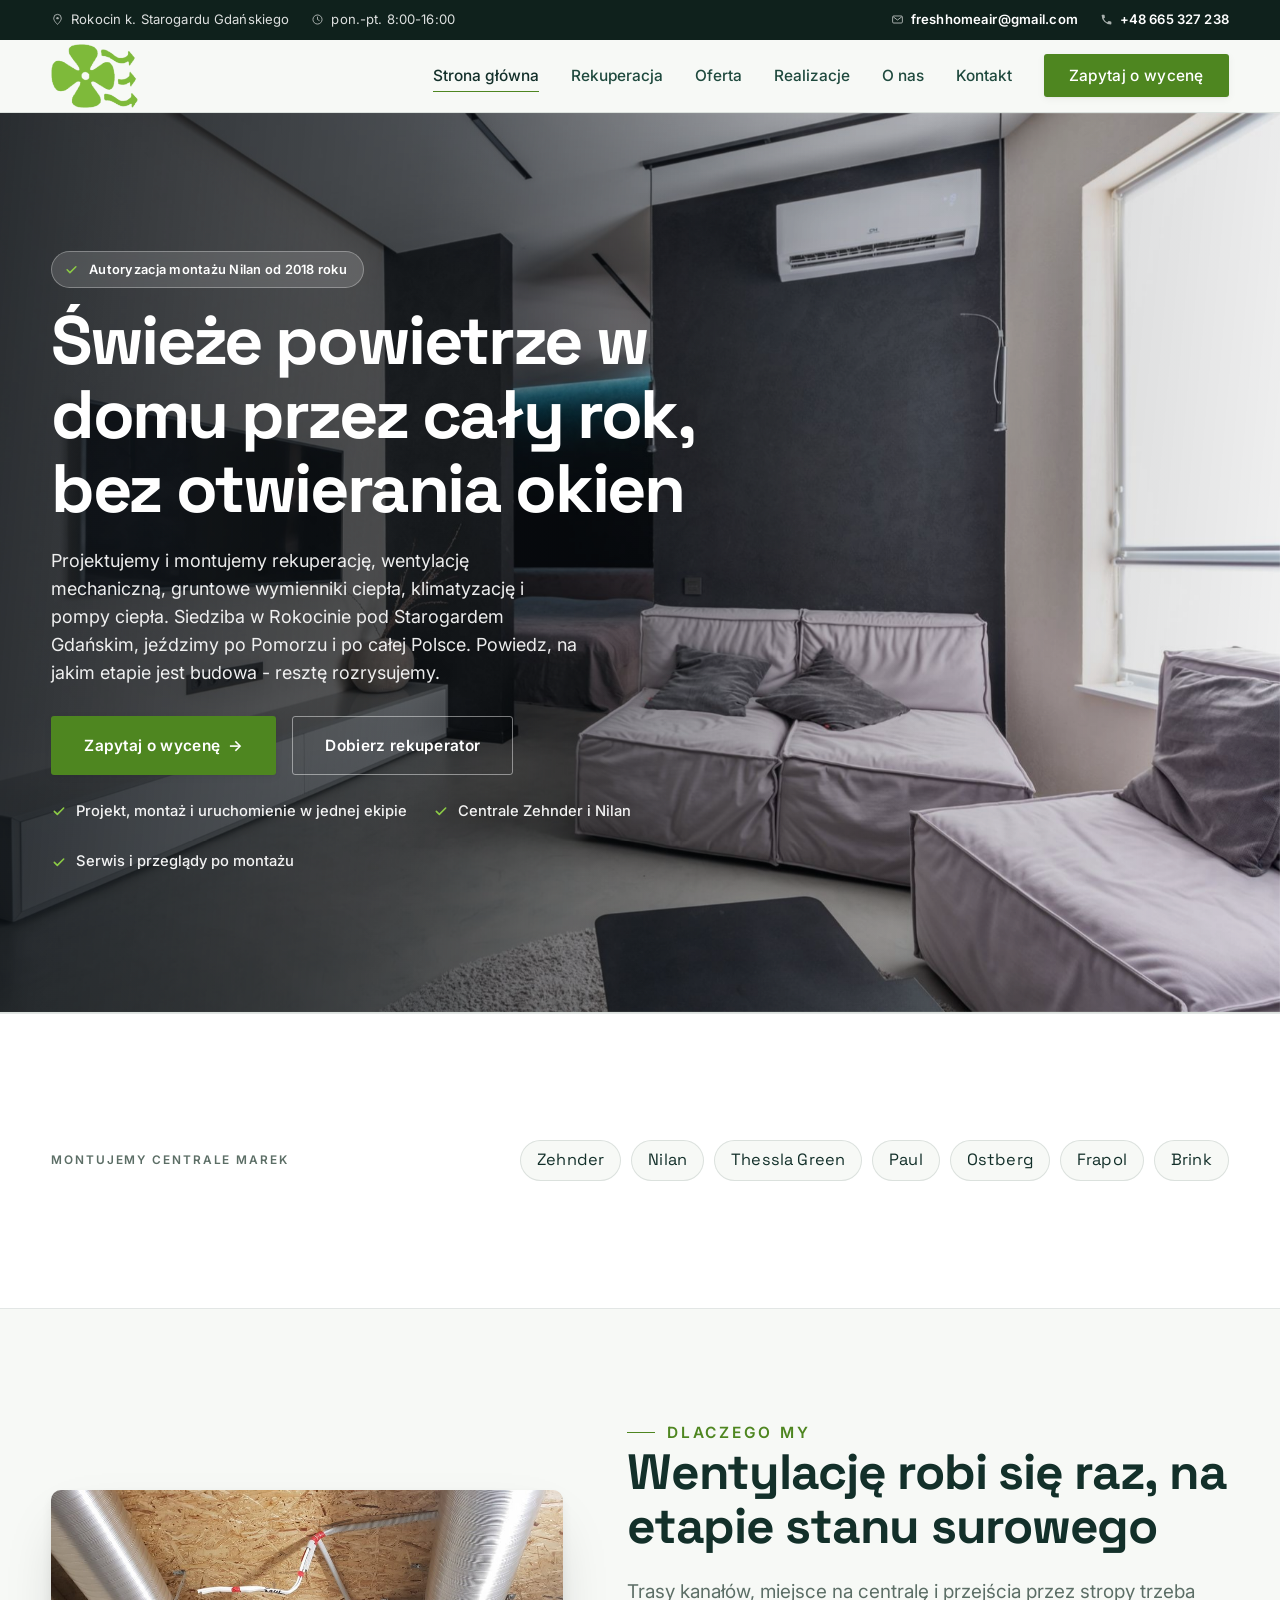
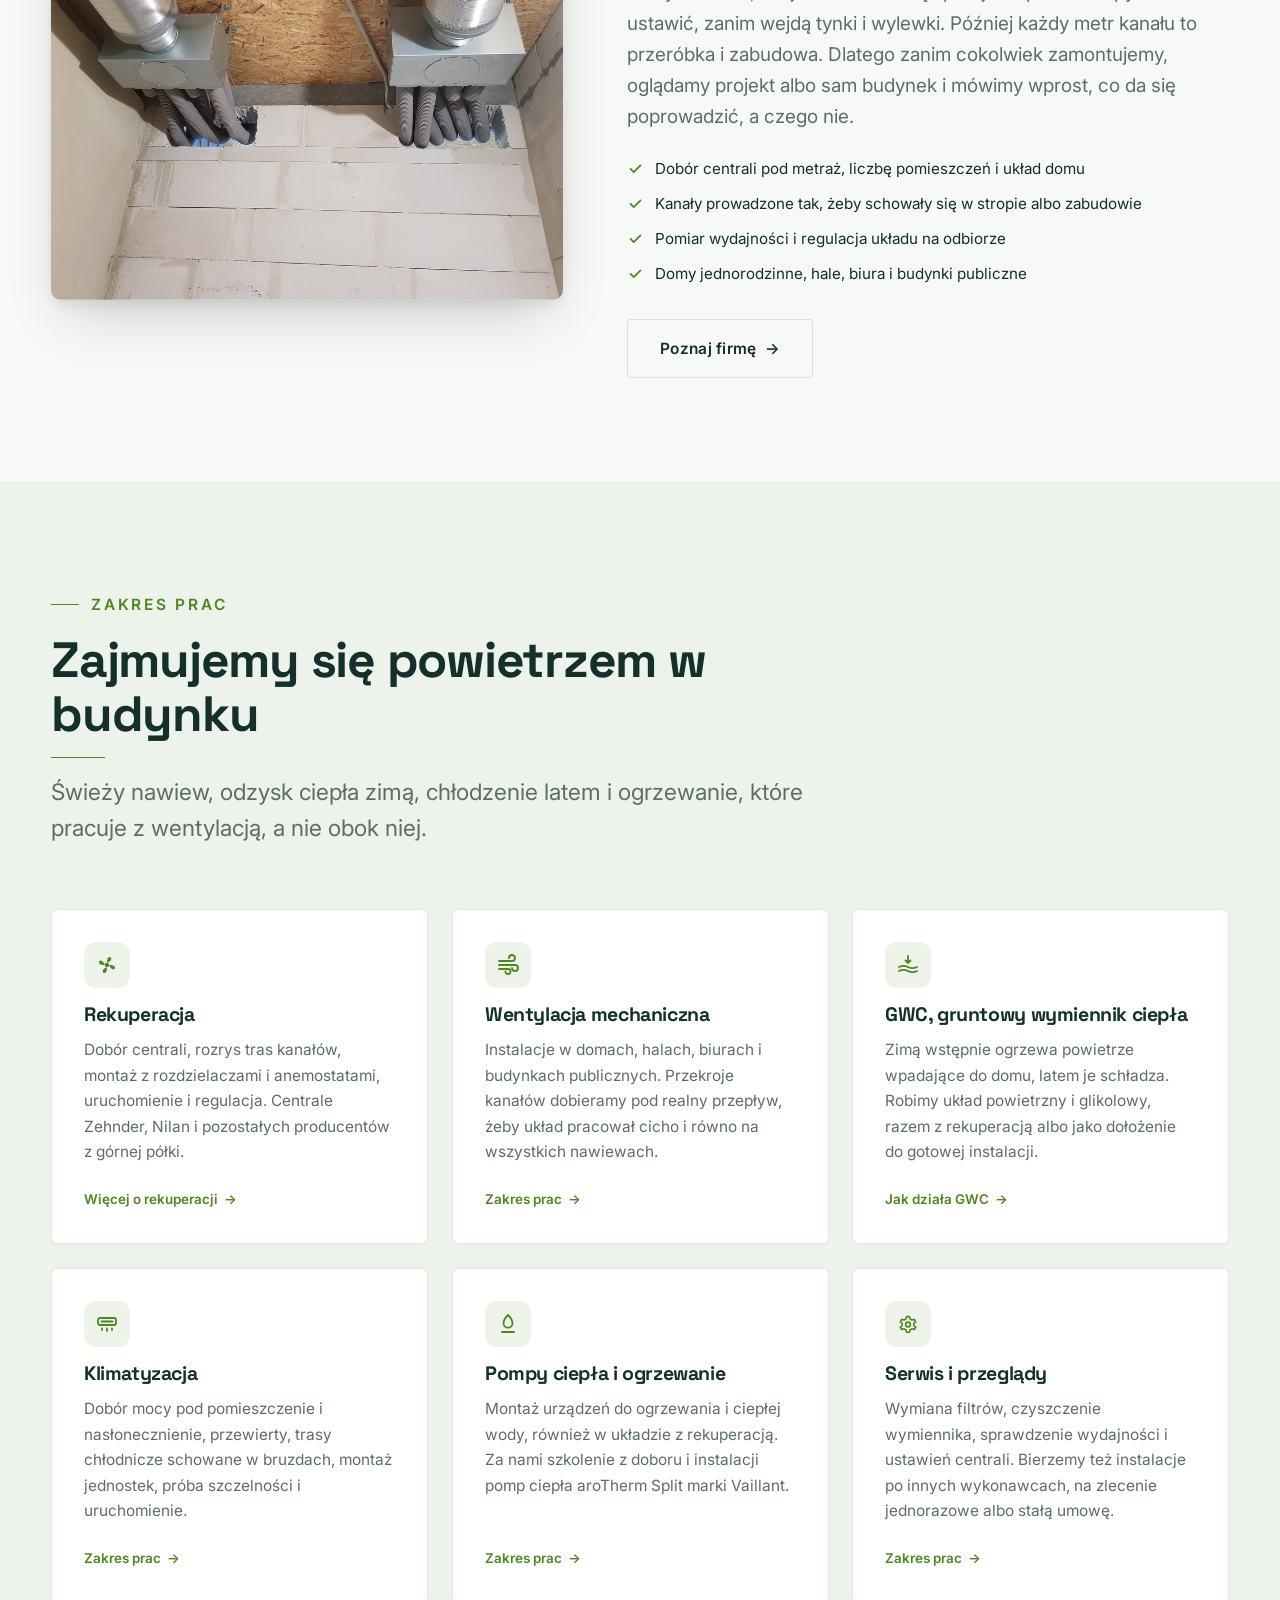
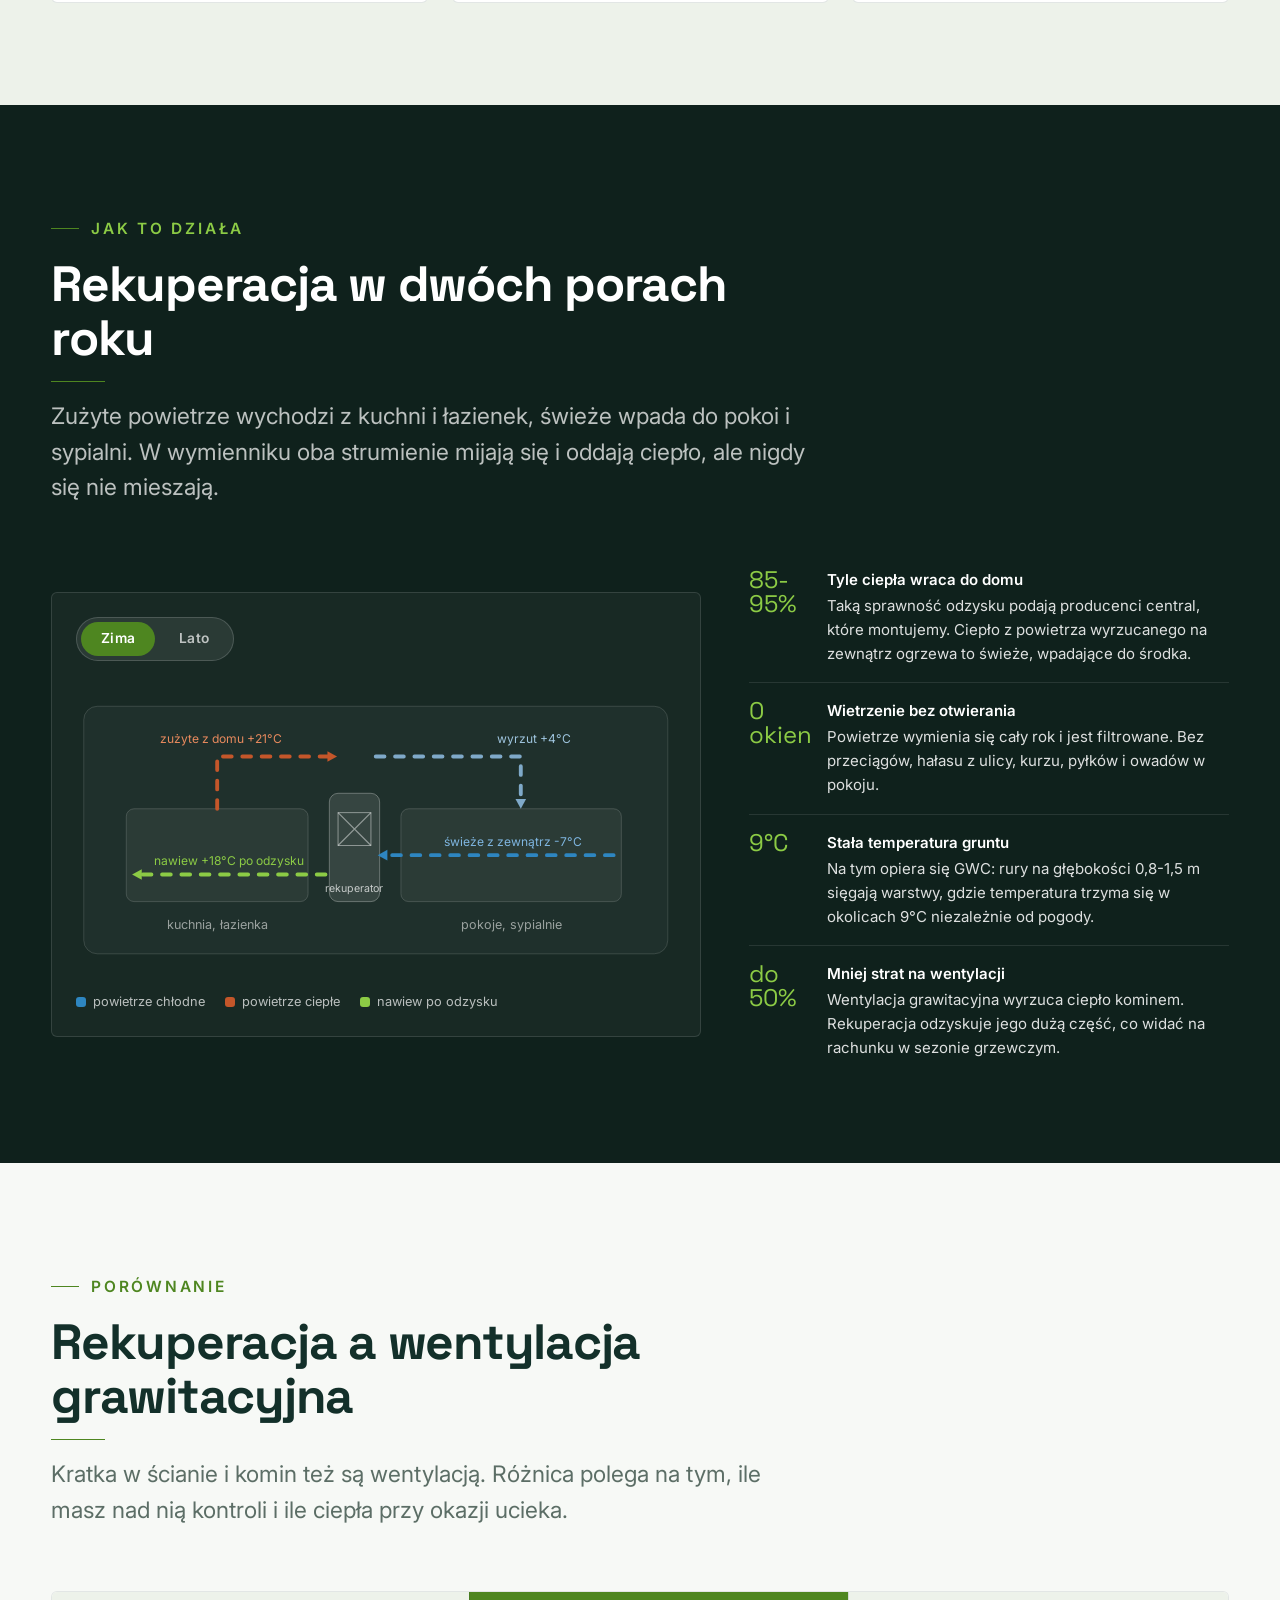
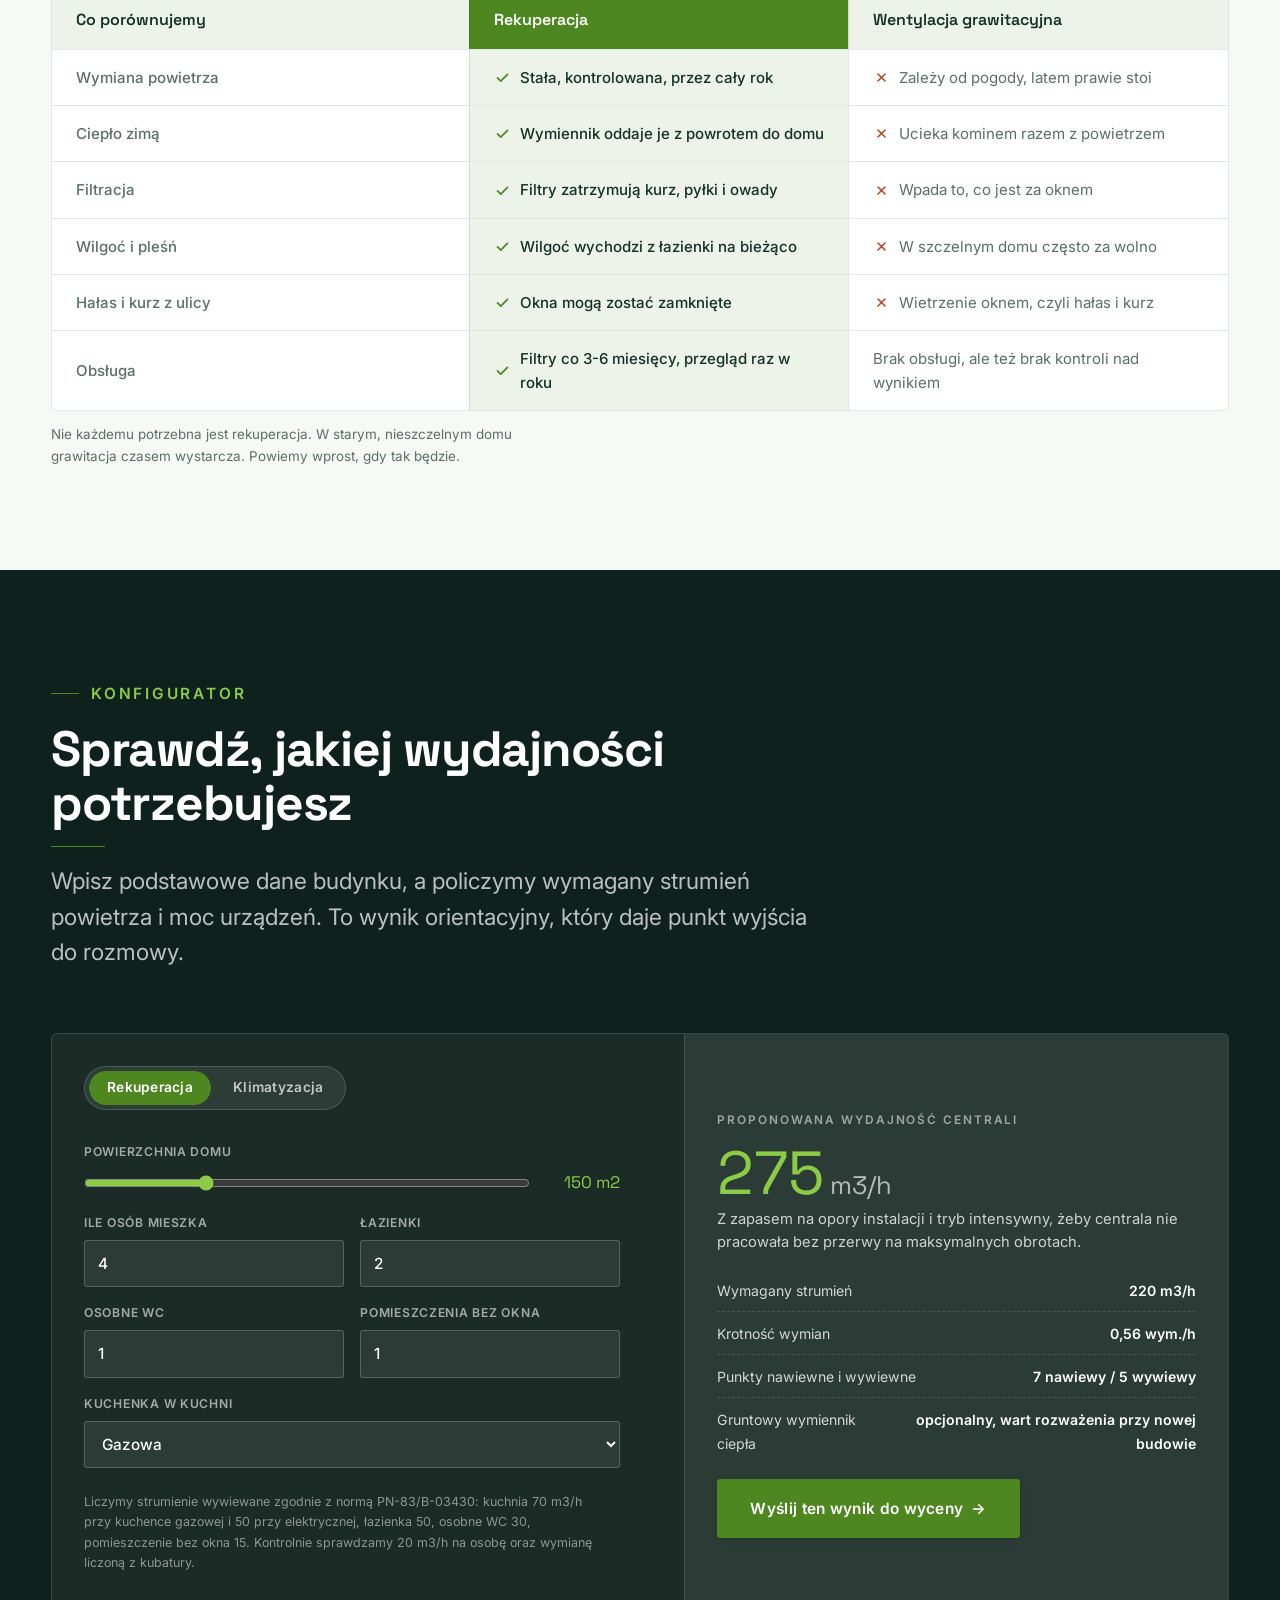
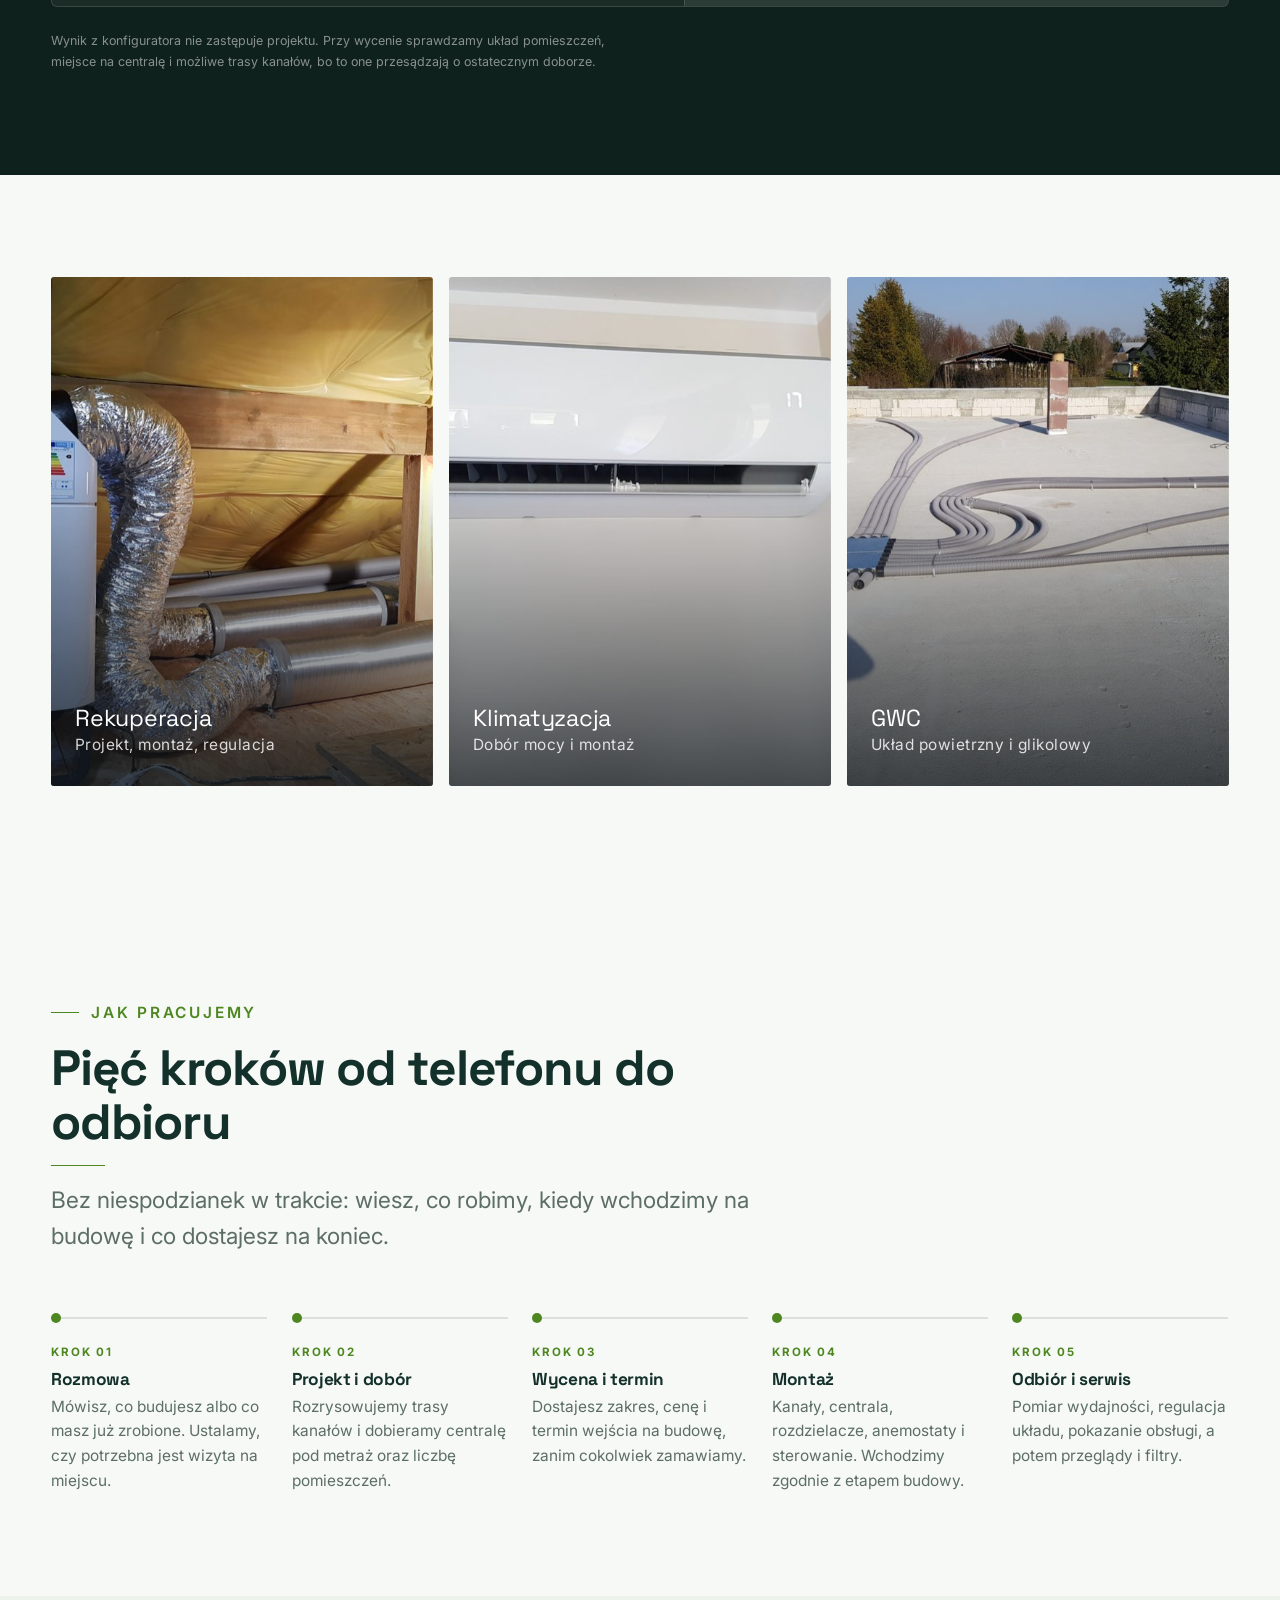
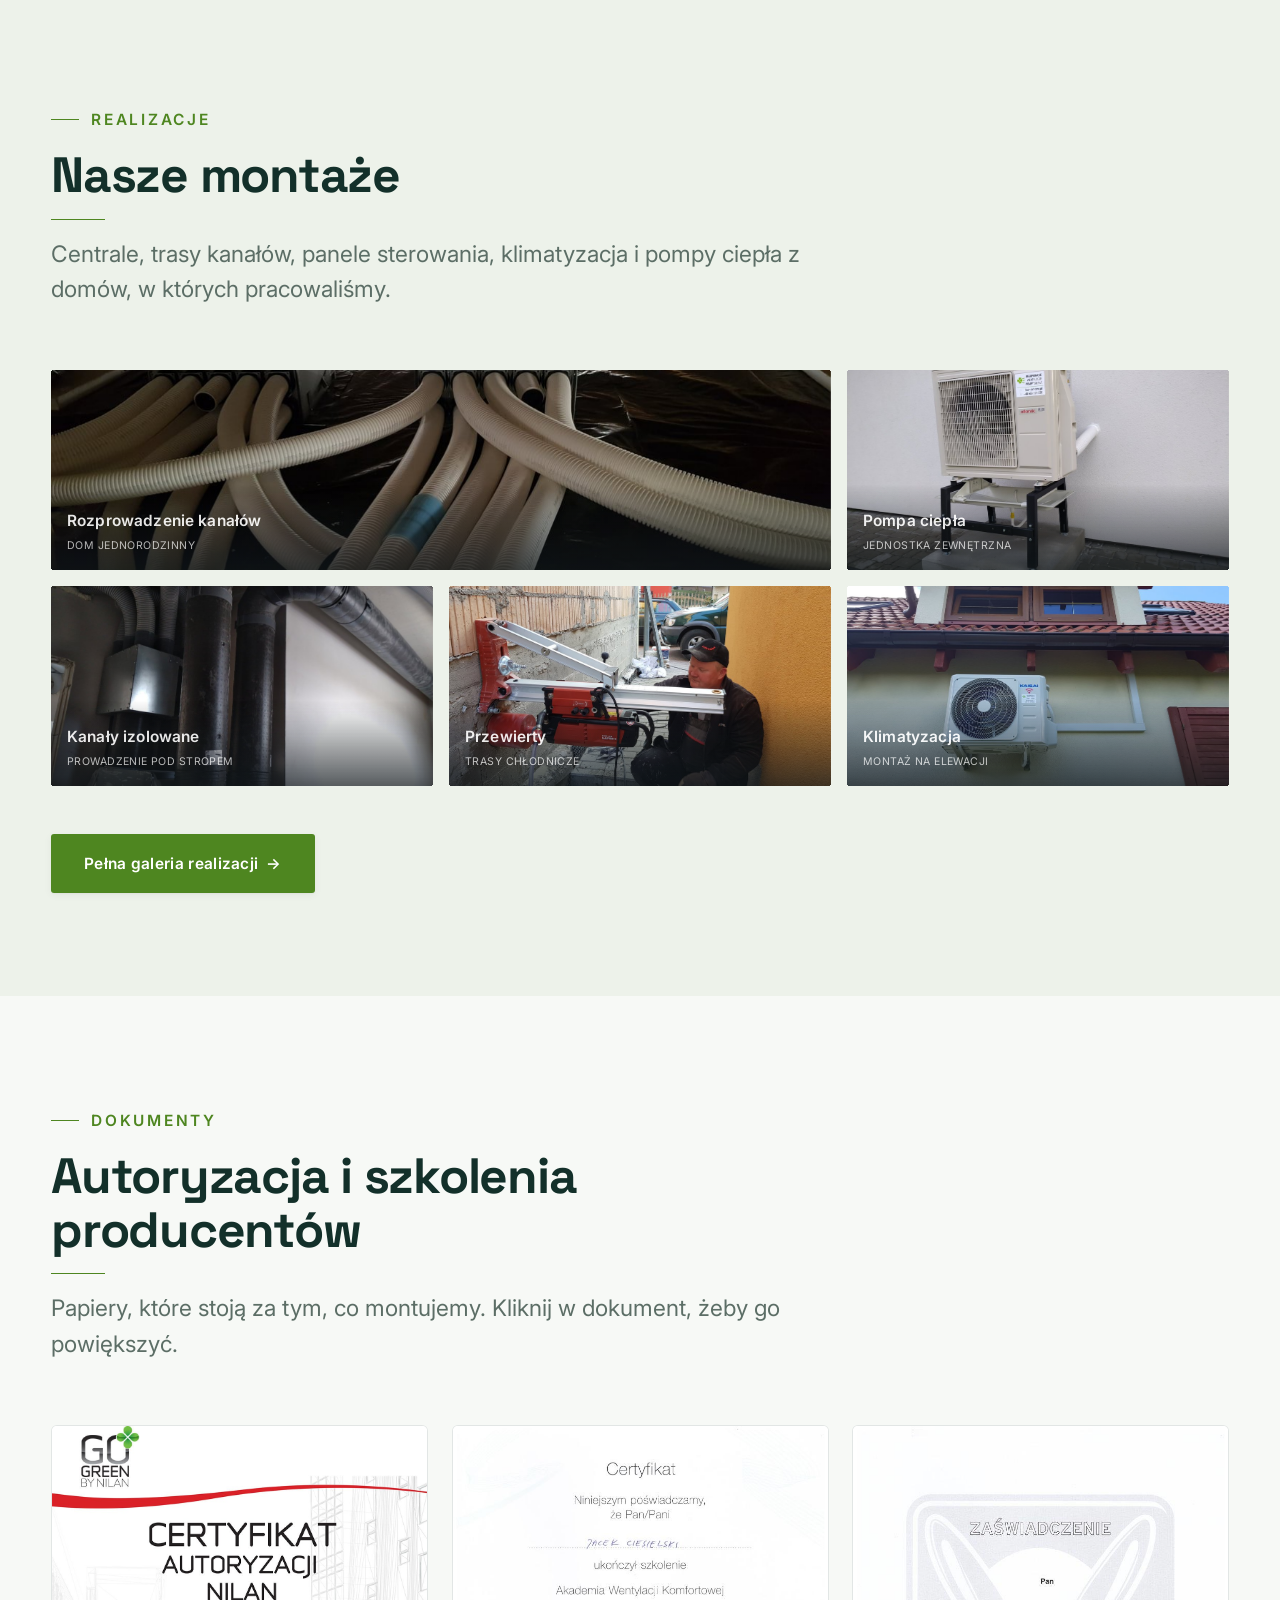
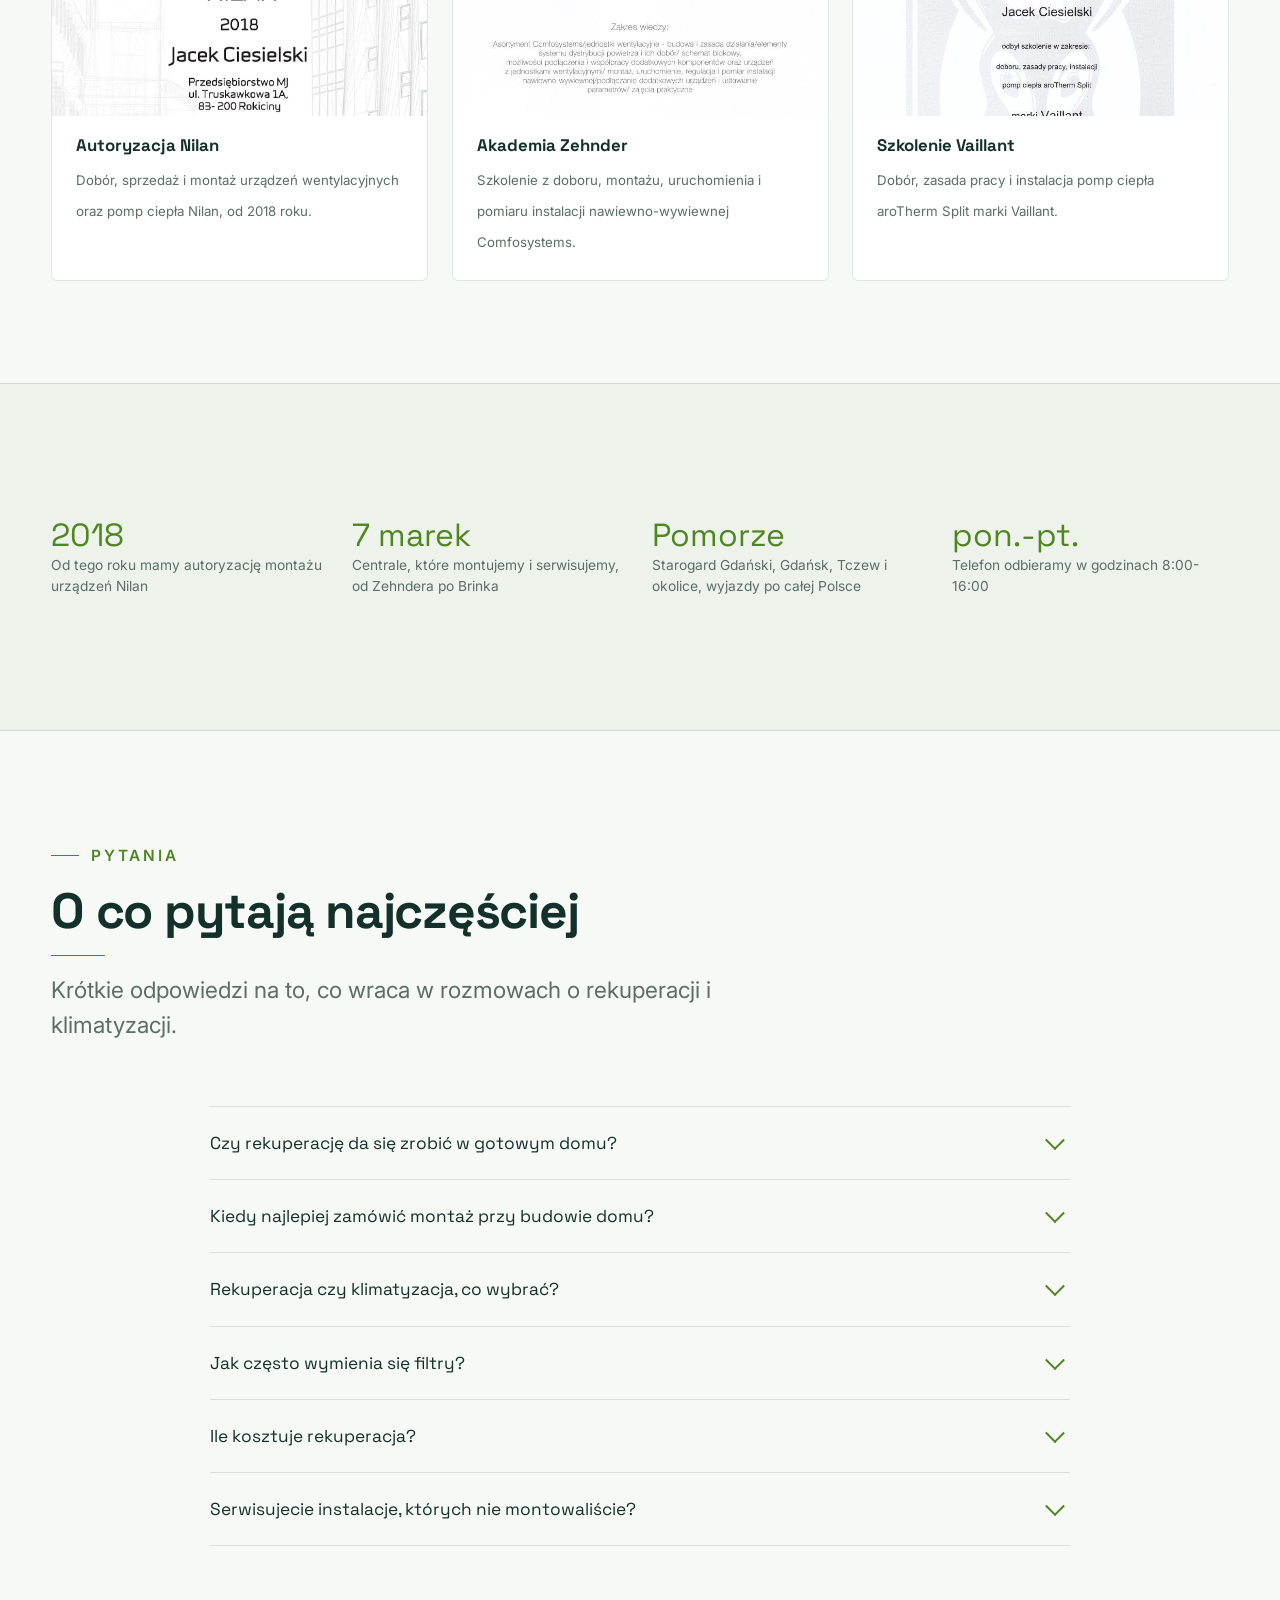
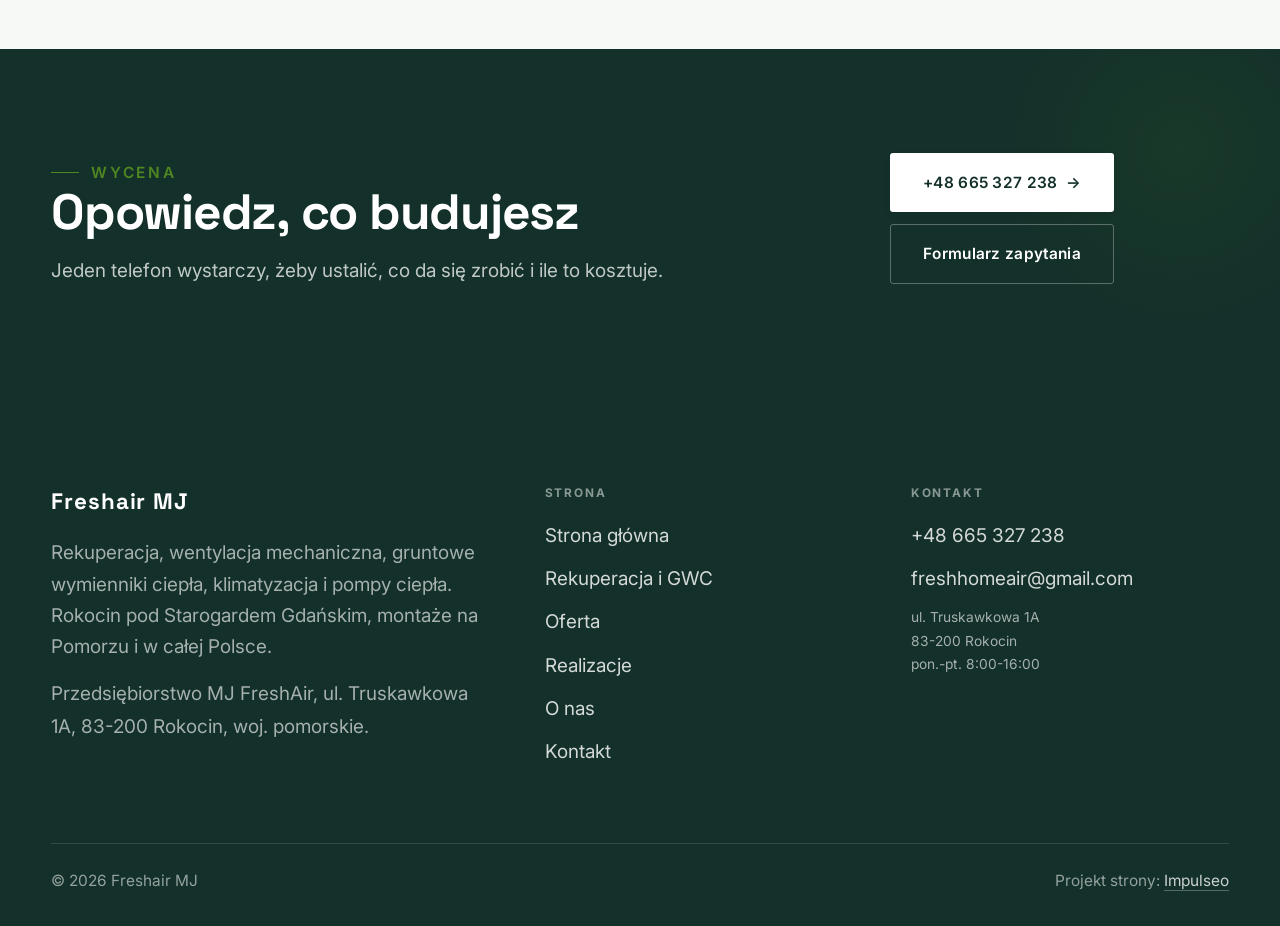
<file: index.html>
<!DOCTYPE html>
<html lang="pl">
<head>
<meta name="robots" content="noindex, nofollow">
<meta charset="UTF-8">
<meta name="viewport" content="width=device-width, initial-scale=1.0">
<title>Freshair MJ - rekuperacja, wentylacja i klimatyzacja · Starogard Gdański</title>
<meta name="description" content="Freshair MJ (Przedsiębiorstwo MJ FreshAir) z Rokocina pod Starogardem Gdańskim: projekt i montaż rekuperacji, wentylacji mechanicznej, GWC, klimatyzacji i pomp ciepła. Autoryzacja Nilan od 2018 roku, centrale Zehnder. Telefon: +48 665 327 238.">
<meta name="theme-color" content="#0F211C">
<link rel="canonical" href="https://impulseo-pl.github.io/freshair-mj/">
<meta property="og:type" content="website">
<meta property="og:title" content="Freshair MJ - rekuperacja, wentylacja i klimatyzacja">
<meta property="og:description" content="Projekt i montaż rekuperacji, wentylacji mechanicznej, GWC, klimatyzacji i pomp ciepła. Rokocin pod Starogardem Gdańskim.">
<meta property="og:image" content="img/hero.jpg">
<meta property="og:locale" content="pl_PL">
<link rel="icon" href="img/logo.png">
<script type="application/ld+json">
{
  "@context": "https://schema.org",
  "@type": "HVACBusiness",
  "name": "Freshair MJ",
  "alternateName": "Przedsiębiorstwo MJ FreshAir",
  "description": "Projekt i montaż rekuperacji, wentylacji mechanicznej, gruntowych wymienników ciepła, klimatyzacji i pomp ciepła.",
  "telephone": "+48665327238",
  "email": "freshhomeair@gmail.com",
  "image": "img/hero.jpg",
  "logo": "img/logo.png",
  "address": {
    "@type": "PostalAddress",
    "streetAddress": "ul. Truskawkowa 1A",
    "postalCode": "83-200",
    "addressLocality": "Rokocin",
    "addressRegion": "pomorskie",
    "addressCountry": "PL"
  },
  "geo": { "@type": "GeoCoordinates", "latitude": 53.9455151, "longitude": 18.4583907 },
  "openingHoursSpecification": [{
    "@type": "OpeningHoursSpecification",
    "dayOfWeek": ["Monday","Tuesday","Wednesday","Thursday","Friday"],
    "opens": "08:00", "closes": "16:00"
  }],
  "areaServed": ["Starogard Gdański","Tczew","Gdańsk","Pelplin","Skarszewy","Kościerzyna","województwo pomorskie","Polska"],
  "makesOffer": [
    { "@type": "Offer", "itemOffered": { "@type": "Service", "name": "Rekuperacja i wentylacja mechaniczna z odzyskiem ciepła" } },
    { "@type": "Offer", "itemOffered": { "@type": "Service", "name": "Gruntowe wymienniki ciepła (GWC)" } },
    { "@type": "Offer", "itemOffered": { "@type": "Service", "name": "Montaż klimatyzacji" } },
    { "@type": "Offer", "itemOffered": { "@type": "Service", "name": "Montaż pomp ciepła" } },
    { "@type": "Offer", "itemOffered": { "@type": "Service", "name": "Serwis i przeglądy instalacji wentylacyjnych" } }
  ]
}
</script>
<script type="application/ld+json">
{
  "@context": "https://schema.org",
  "@type": "FAQPage",
  "mainEntity": [
    { "@type": "Question", "name": "Czy rekuperację da się zrobić w gotowym domu?", "acceptedAnswer": { "@type": "Answer", "text": "Da się, ale trzeba znaleźć miejsce na kanały: sufit podwieszany, zabudowa z płyty, poddasze albo garaż. Przy remoncie wchodzimy zwykle razem z ekipą wykończeniową." } },
    { "@type": "Question", "name": "Kiedy najlepiej zamówić montaż przy budowie domu?", "acceptedAnswer": { "@type": "Answer", "text": "Na etapie stanu surowego zamkniętego, gdy stoją ściany i dach, a nie ma jeszcze tynków i wylewek. Wtedy kanały wchodzą w stropy i ścianki bez kucia." } },
    { "@type": "Question", "name": "Rekuperacja czy klimatyzacja, co wybrać?", "acceptedAnswer": { "@type": "Answer", "text": "To dwie różne rzeczy. Rekuperacja wymienia powietrze i odzyskuje ciepło, klimatyzacja chłodzi powietrze, które już jest w pomieszczeniu. Razem tworzą sensowny układ." } },
    { "@type": "Question", "name": "Jak często wymienia się filtry?", "acceptedAnswer": { "@type": "Answer", "text": "Zwykle co 3-6 miesięcy, zależnie od otoczenia. Centrale sygnalizują to na panelu." } },
    { "@type": "Question", "name": "Ile kosztuje rekuperacja?", "acceptedAnswer": { "@type": "Answer", "text": "Cena zależy od metrażu, liczby pomieszczeń, wybranej centrali i tego, czy dochodzi gruntowy wymiennik ciepła. Wycenę robimy po obejrzeniu projektu albo budynku." } },
    { "@type": "Question", "name": "Serwisujecie instalacje, których nie montowaliście?", "acceptedAnswer": { "@type": "Answer", "text": "Tak. Przeglądy, wymiana filtrów, czyszczenie wymiennika i regulacja układu również po innych wykonawcach." } }
  ]
}
</script>
<link rel="preconnect" href="https://fonts.googleapis.com">
<link rel="preconnect" href="https://fonts.gstatic.com" crossorigin>
<link href="https://fonts.googleapis.com/css2?family=Space+Grotesk:wght@500;600;700&family=Inter:wght@400;500;600&display=swap" rel="stylesheet">
<link rel="stylesheet" href="assets/styles.css">
<link rel="stylesheet" href="assets/premium.css">
</head>
<body>

<div class="topbar">
  <div class="wrap">
    <div class="tb-l">
      <span class="tb-i"><svg width="13" height="13" viewBox="0 0 24 24" fill="none" aria-hidden="true"><path d="M12 21s7-6.1 7-11.5A7 7 0 0 0 5 9.5C5 14.9 12 21 12 21Z" stroke="currentColor" stroke-width="1.8"/><circle cx="12" cy="9.5" r="2.2" fill="currentColor"/></svg> Rokocin k. Starogardu Gdańskiego</span>
      <span class="tb-i tb-hide"><svg width="13" height="13" viewBox="0 0 24 24" fill="none" aria-hidden="true"><circle cx="12" cy="12" r="8.4" stroke="currentColor" stroke-width="1.8"/><path d="M12 7.5V12l3.2 1.9" stroke="currentColor" stroke-width="1.8" stroke-linecap="round"/></svg> pon.-pt. 8:00-16:00</span>
    </div>
    <div class="tb-r">
      <span class="tb-i tb-hide"><svg width="13" height="13" viewBox="0 0 24 24" fill="none" aria-hidden="true"><rect x="3" y="5.5" width="18" height="13" rx="2" stroke="currentColor" stroke-width="1.8"/><path d="m4 7 8 6 8-6" stroke="currentColor" stroke-width="1.8"/></svg> <a href="mailto:freshhomeair@gmail.com">freshhomeair@gmail.com</a></span>
      <span class="tb-i"><svg width="13" height="13" viewBox="0 0 24 24" fill="none" aria-hidden="true"><path d="M6.6 10.8a15.5 15.5 0 0 0 6.6 6.6l2.2-2.2a1 1 0 0 1 1-.24 11.4 11.4 0 0 0 3.6.58 1 1 0 0 1 1 1V20a1 1 0 0 1-1 1A17 17 0 0 1 3 4a1 1 0 0 1 1-1h3.5a1 1 0 0 1 1 1c0 1.25.2 2.46.58 3.6a1 1 0 0 1-.25 1l-2.23 2.2Z" fill="currentColor"/></svg> <a href="tel:+48665327238">+48 665 327 238</a></span>
    </div>
  </div>
</div>

<header class="nav">
  <div class="wrap nav-inner">
    <a class="brand brand-has-logo" href="index.html"><img class="brand-logo" src="img/logo.png" alt="Freshair MJ"></a>
    <nav class="nav-links">
      <a href="index.html" class="active">Strona główna</a>
      <a href="rekuperacja.html">Rekuperacja</a>
      <a href="oferta.html">Oferta</a>
      <a href="realizacje.html">Realizacje</a>
      <a href="o-nas.html">O nas</a>
      <a href="kontakt.html">Kontakt</a>
      <a href="kontakt.html" class="btn btn-accent">Zapytaj o wycenę</a>
    </nav>
    <button class="nav-toggle" aria-label="Menu"><span></span><span></span><span></span></button>
  </div>
</header>

<section class="hero-cine">
  <img src="img/hero.jpg" alt="Freshair MJ - rekuperacja, wentylacja i klimatyzacja w domu jednorodzinnym">
  <div class="wrap">
    <div class="hero-copy">
      <span class="hero-badge-line"><svg width="15" height="15" viewBox="0 0 24 24" fill="none" aria-hidden="true"><path d="m5 12.5 4.5 4.5L19 7.5" stroke="currentColor" stroke-width="2.4" stroke-linecap="round" stroke-linejoin="round"/></svg> Autoryzacja montażu Nilan od 2018 roku</span>
      <h1>Świeże powietrze w domu przez cały rok, bez otwierania okien</h1>
      <p class="lead">Projektujemy i montujemy rekuperację, wentylację mechaniczną, gruntowe wymienniki ciepła, klimatyzację i pompy ciepła. Siedziba w Rokocinie pod Starogardem Gdańskim, jeździmy po Pomorzu i po całej Polsce. Powiedz, na jakim etapie jest budowa - resztę rozrysujemy.</p>
      <div class="hero-actions">
        <a href="kontakt.html" class="btn btn-accent">Zapytaj o wycenę <span class="arr">→</span></a>
        <a href="#konfigurator" class="btn btn-ghost" style="color:#fff;border-color:rgba(255,255,255,.45)">Dobierz rekuperator</a>
      </div>
      <ul class="hero-usp">
        <li><svg width="16" height="16" viewBox="0 0 24 24" fill="none" aria-hidden="true"><path d="m5 12.5 4.5 4.5L19 7.5" stroke="currentColor" stroke-width="2.4" stroke-linecap="round" stroke-linejoin="round"/></svg> Projekt, montaż i uruchomienie w jednej ekipie</li>
        <li><svg width="16" height="16" viewBox="0 0 24 24" fill="none" aria-hidden="true"><path d="m5 12.5 4.5 4.5L19 7.5" stroke="currentColor" stroke-width="2.4" stroke-linecap="round" stroke-linejoin="round"/></svg> Centrale Zehnder i Nilan</li>
        <li><svg width="16" height="16" viewBox="0 0 24 24" fill="none" aria-hidden="true"><path d="m5 12.5 4.5 4.5L19 7.5" stroke="currentColor" stroke-width="2.4" stroke-linecap="round" stroke-linejoin="round"/></svg> Serwis i przeglądy po montażu</li>
      </ul>
    </div>
  </div>
</section>

<section class="brandstrip">
  <div class="wrap">
    <span class="bs-lbl">Montujemy centrale marek</span>
    <div class="bs-list">
      <span>Zehnder</span><span>Nilan</span><span>Thessla Green</span><span>Paul</span><span>Ostberg</span><span>Frapol</span><span>Brink</span>
    </div>
  </div>
</section>

<section>
  <div class="wrap split">
    <div class="split-art reveal"><img src="img/r13.jpg" alt="Skrzynki rozdzielcze i kanały rekuperacji na etapie stanu surowego" loading="lazy"></div>
    <div class="split-copy reveal">
      <span class="eyebrow">Dlaczego my</span>
      <h2>Wentylację robi się raz, na etapie stanu surowego</h2>
      <p class="muted">Trasy kanałów, miejsce na centralę i przejścia przez stropy trzeba ustawić, zanim wejdą tynki i wylewki. Później każdy metr kanału to przeróbka i zabudowa. Dlatego zanim cokolwiek zamontujemy, oglądamy projekt albo sam budynek i mówimy wprost, co da się poprowadzić, a czego nie.</p>
      <ul class="tick">
        <li><svg width="17" height="17" viewBox="0 0 24 24" fill="none" aria-hidden="true"><path d="m5 12.5 4.5 4.5L19 7.5" stroke="currentColor" stroke-width="2.4" stroke-linecap="round" stroke-linejoin="round"/></svg> Dobór centrali pod metraż, liczbę pomieszczeń i układ domu</li>
        <li><svg width="17" height="17" viewBox="0 0 24 24" fill="none" aria-hidden="true"><path d="m5 12.5 4.5 4.5L19 7.5" stroke="currentColor" stroke-width="2.4" stroke-linecap="round" stroke-linejoin="round"/></svg> Kanały prowadzone tak, żeby schowały się w stropie albo zabudowie</li>
        <li><svg width="17" height="17" viewBox="0 0 24 24" fill="none" aria-hidden="true"><path d="m5 12.5 4.5 4.5L19 7.5" stroke="currentColor" stroke-width="2.4" stroke-linecap="round" stroke-linejoin="round"/></svg> Pomiar wydajności i regulacja układu na odbiorze</li>
        <li><svg width="17" height="17" viewBox="0 0 24 24" fill="none" aria-hidden="true"><path d="m5 12.5 4.5 4.5L19 7.5" stroke="currentColor" stroke-width="2.4" stroke-linecap="round" stroke-linejoin="round"/></svg> Domy jednorodzinne, hale, biura i budynki publiczne</li>
      </ul>
      <a href="o-nas.html" class="btn btn-ghost" style="margin-top:var(--space-6)">Poznaj firmę <span class="arr">→</span></a>
    </div>
  </div>
</section>

<section class="trust">
  <div class="wrap">
    <div class="head reveal">
      <span class="eyebrow">Zakres prac</span>
      <h2>Zajmujemy się powietrzem w budynku</h2>
      <p>Świeży nawiew, odzysk ciepła zimą, chłodzenie latem i ogrzewanie, które pracuje z wentylacją, a nie obok niej.</p>
    </div>
    <div class="svc-cards">
      <div class="svc-card reveal">
        <div class="sc-ic"><svg width="24" height="24" viewBox="0 0 24 24" fill="none" aria-hidden="true"><circle cx="12" cy="12" r="2.2" fill="currentColor"/><path d="M12 9.8c0-3 .6-5.8 2.6-5.8 1.6 0 2.4 1.7 1.2 3.3-1 1.4-2.5 2-3.8 2.5Zm2.2 2.2c3 0 5.8.6 5.8 2.6 0 1.6-1.7 2.4-3.3 1.2-1.4-1-2-2.5-2.5-3.8Zm-2.2 2.2c0 3-.6 5.8-2.6 5.8-1.6 0-2.4-1.7-1.2-3.3 1-1.4 2.5-2 3.8-2.5Zm-2.2-2.2c-3 0-5.8-.6-5.8-2.6 0-1.6 1.7-2.4 3.3-1.2 1.4 1 2 2.5 2.5 3.8Z" fill="currentColor"/></svg></div>
        <h3>Rekuperacja</h3>
        <p>Dobór centrali, rozrys tras kanałów, montaż z rozdzielaczami i anemostatami, uruchomienie i regulacja. Centrale Zehnder, Nilan i pozostałych producentów z górnej półki.</p>
        <a class="sc-more" href="rekuperacja.html">Więcej o rekuperacji <span class="arr">→</span></a>
      </div>
      <div class="svc-card reveal">
        <div class="sc-ic"><svg width="24" height="24" viewBox="0 0 24 24" fill="none" aria-hidden="true"><path d="M3 8h13a3 3 0 1 0-3-3M3 12h16a3 3 0 1 1-3 3M3 16h9a2.5 2.5 0 1 1-2.5 2.5" stroke="currentColor" stroke-width="1.8" stroke-linecap="round"/></svg></div>
        <h3>Wentylacja mechaniczna</h3>
        <p>Instalacje w domach, halach, biurach i budynkach publicznych. Przekroje kanałów dobieramy pod realny przepływ, żeby układ pracował cicho i równo na wszystkich nawiewach.</p>
        <a class="sc-more" href="oferta.html">Zakres prac <span class="arr">→</span></a>
      </div>
      <div class="svc-card reveal">
        <div class="sc-ic"><svg width="24" height="24" viewBox="0 0 24 24" fill="none" aria-hidden="true"><path d="M3 14c3-1.5 6-1.5 9 0s6 1.5 9 0" stroke="currentColor" stroke-width="1.8" stroke-linecap="round"/><path d="M3 18c3-1.5 6-1.5 9 0s6 1.5 9 0" stroke="currentColor" stroke-width="1.8" stroke-linecap="round"/><path d="M12 3v7m0 0-2.5-2.5M12 10l2.5-2.5" stroke="currentColor" stroke-width="1.8" stroke-linecap="round" stroke-linejoin="round"/></svg></div>
        <h3>GWC, gruntowy wymiennik ciepła</h3>
        <p>Zimą wstępnie ogrzewa powietrze wpadające do domu, latem je schładza. Robimy układ powietrzny i glikolowy, razem z rekuperacją albo jako dołożenie do gotowej instalacji.</p>
        <a class="sc-more" href="rekuperacja.html#gwc">Jak działa GWC <span class="arr">→</span></a>
      </div>
      <div class="svc-card reveal">
        <div class="sc-ic"><svg width="24" height="24" viewBox="0 0 24 24" fill="none" aria-hidden="true"><rect x="3" y="6" width="18" height="7" rx="2" stroke="currentColor" stroke-width="1.8"/><path d="M7 16.5v1.5M12 16.5v2.5M17 16.5v1.5" stroke="currentColor" stroke-width="1.8" stroke-linecap="round"/><path d="M6.5 9.5h11" stroke="currentColor" stroke-width="1.8" stroke-linecap="round"/></svg></div>
        <h3>Klimatyzacja</h3>
        <p>Dobór mocy pod pomieszczenie i nasłonecznienie, przewierty, trasy chłodnicze schowane w bruzdach, montaż jednostek, próba szczelności i uruchomienie.</p>
        <a class="sc-more" href="oferta.html">Zakres prac <span class="arr">→</span></a>
      </div>
      <div class="svc-card reveal">
        <div class="sc-ic"><svg width="24" height="24" viewBox="0 0 24 24" fill="none" aria-hidden="true"><path d="M12 3s4.5 4.6 4.5 8.2a4.5 4.5 0 0 1-9 0C7.5 7.6 12 3 12 3Z" stroke="currentColor" stroke-width="1.8" stroke-linejoin="round"/><path d="M6 20h12" stroke="currentColor" stroke-width="1.8" stroke-linecap="round"/></svg></div>
        <h3>Pompy ciepła i ogrzewanie</h3>
        <p>Montaż urządzeń do ogrzewania i ciepłej wody, również w układzie z rekuperacją. Za nami szkolenie z doboru i instalacji pomp ciepła aroTherm Split marki Vaillant.</p>
        <a class="sc-more" href="oferta.html">Zakres prac <span class="arr">→</span></a>
      </div>
      <div class="svc-card reveal">
        <div class="sc-ic"><svg width="24" height="24" viewBox="0 0 24 24" fill="none" aria-hidden="true"><path d="M10.6 4.5 9.9 7a7.7 7.7 0 0 0-1.8 1L5.7 7.4 4.3 9.8l1.9 1.6a7.6 7.6 0 0 0 0 2.1l-1.9 1.6 1.4 2.4 2.4-.7c.5.4 1.1.8 1.8 1l.7 2.5h2.8l.7-2.5c.6-.2 1.2-.6 1.8-1l2.4.7 1.4-2.4-1.9-1.6a7.6 7.6 0 0 0 0-2.1l1.9-1.6-1.4-2.4-2.4.7a7.7 7.7 0 0 0-1.8-1l-.7-2.5h-2.8Z" stroke="currentColor" stroke-width="1.6" stroke-linejoin="round"/><circle cx="12" cy="12.5" r="2.4" stroke="currentColor" stroke-width="1.6"/></svg></div>
        <h3>Serwis i przeglądy</h3>
        <p>Wymiana filtrów, czyszczenie wymiennika, sprawdzenie wydajności i ustawień centrali. Bierzemy też instalacje po innych wykonawcach, na zlecenie jednorazowe albo stałą umowę.</p>
        <a class="sc-more" href="oferta.html">Zakres prac <span class="arr">→</span></a>
      </div>
    </div>
  </div>
</section>

<section class="diagram-band">
  <div class="wrap">
    <div class="head reveal">
      <span class="eyebrow">Jak to działa</span>
      <h2>Rekuperacja w dwóch porach roku</h2>
      <p>Zużyte powietrze wychodzi z kuchni i łazienek, świeże wpada do pokoi i sypialni. W wymienniku oba strumienie mijają się i oddają ciepło, ale nigdy się nie mieszają.</p>
    </div>
    <div class="dg-wrap">
      <div class="dg-stage reveal">
        <div class="dg-switch">
          <button type="button" class="on" data-mode="zima">Zima</button>
          <button type="button" data-mode="lato">Lato</button>
        </div>
        <svg viewBox="0 0 620 300" role="img" aria-label="Schemat pracy rekuperatora: odzysk ciepła zimą i chłodzenie latem">
          <rect x="8" y="22" width="604" height="256" rx="14" fill="rgba(255,255,255,.03)" stroke="rgba(255,255,255,.14)"/>
          <rect x="52" y="128" width="188" height="96" rx="8" fill="rgba(255,255,255,.05)" stroke="rgba(255,255,255,.16)"/>
          <rect x="336" y="128" width="228" height="96" rx="8" fill="rgba(255,255,255,.05)" stroke="rgba(255,255,255,.16)"/>
          <text x="146" y="252" text-anchor="middle" fill="rgba(255,255,255,.55)" font-size="13" font-family="Inter,sans-serif">kuchnia, łazienka</text>
          <text x="450" y="252" text-anchor="middle" fill="rgba(255,255,255,.55)" font-size="13" font-family="Inter,sans-serif">pokoje, sypialnie</text>
          <rect x="262" y="112" width="52" height="112" rx="9" fill="rgba(255,255,255,.1)" stroke="rgba(255,255,255,.3)"/>
          <rect x="271" y="132" width="34" height="34" fill="none" stroke="rgba(255,255,255,.45)"/>
          <path d="M271 132l34 34M305 132l-34 34" stroke="rgba(255,255,255,.45)" stroke-width="1.3"/>
          <text x="288" y="214" text-anchor="middle" fill="rgba(255,255,255,.72)" font-size="11" font-family="Inter,sans-serif">rekuperator</text>
          <g data-dg="zima">
            <path class="dg-flow" d="M146 128V74h120" stroke="#C4562A" stroke-width="4" fill="none" stroke-linecap="round"/>
            <path d="M270 74l-10-5.5v11z" fill="#C4562A"/>
            <text x="150" y="60" text-anchor="middle" fill="#E88A5E" font-size="12.5" font-family="Inter,sans-serif">zużyte z domu +21°C</text>
            <path class="dg-flow" d="M310 74h150v50" stroke="#7FA9C9" stroke-width="4" fill="none" stroke-linecap="round"/>
            <path d="M460 128l-5.5-10h11z" fill="#7FA9C9"/>
            <text x="474" y="60" text-anchor="middle" fill="#9EC4DE" font-size="12.5" font-family="Inter,sans-serif">wyrzut +4°C</text>
            <path class="dg-flow" d="M556 176H316" stroke="#2E86C1" stroke-width="4" fill="none" stroke-linecap="round"/>
            <path d="M312 176l10-5.5v11z" fill="#2E86C1"/>
            <text x="452" y="166" text-anchor="middle" fill="#7FB6E0" font-size="12.5" font-family="Inter,sans-serif">świeże z zewnątrz -7°C</text>
            <path class="dg-flow" d="M258 196H64" stroke="#8CCB45" stroke-width="4" fill="none" stroke-linecap="round"/>
            <path d="M58 196l10-5.5v11z" fill="#8CCB45"/>
            <text x="158" y="186" text-anchor="middle" fill="#8CCB45" font-size="12.5" font-family="Inter,sans-serif">nawiew +18°C po odzysku</text>
          </g>
          <g data-dg="lato" style="display:none">
            <path class="dg-flow" d="M146 128V74h120" stroke="#7FA9C9" stroke-width="4" fill="none" stroke-linecap="round"/>
            <path d="M270 74l-10-5.5v11z" fill="#7FA9C9"/>
            <text x="150" y="60" text-anchor="middle" fill="#9EC4DE" font-size="12.5" font-family="Inter,sans-serif">powietrze z domu +23°C</text>
            <path class="dg-flow" d="M310 74h150v50" stroke="#C4562A" stroke-width="4" fill="none" stroke-linecap="round"/>
            <path d="M460 128l-5.5-10h11z" fill="#C4562A"/>
            <text x="474" y="60" text-anchor="middle" fill="#E88A5E" font-size="12.5" font-family="Inter,sans-serif">wyrzut +29°C</text>
            <path class="dg-flow" d="M556 176H316" stroke="#C4562A" stroke-width="4" fill="none" stroke-linecap="round"/>
            <path d="M312 176l10-5.5v11z" fill="#C4562A"/>
            <text x="452" y="166" text-anchor="middle" fill="#E88A5E" font-size="12.5" font-family="Inter,sans-serif">upał z zewnątrz +32°C</text>
            <path class="dg-flow" d="M258 196H64" stroke="#2E86C1" stroke-width="4" fill="none" stroke-linecap="round"/>
            <path d="M58 196l10-5.5v11z" fill="#2E86C1"/>
            <text x="158" y="186" text-anchor="middle" fill="#7FB6E0" font-size="12.5" font-family="Inter,sans-serif">nawiew schłodzony przez GWC</text>
          </g>
        </svg>
        <div class="dg-legend">
          <span><i style="background:#2E86C1"></i>powietrze chłodne</span>
          <span><i style="background:#C4562A"></i>powietrze ciepłe</span>
          <span><i style="background:#8CCB45"></i>nawiew po odzysku</span>
        </div>
      </div>
      <div class="reveal">
        <ul class="dg-facts">
          <li><span class="df-n">85-95%</span><span class="df-t"><b>Tyle ciepła wraca do domu</b>Taką sprawność odzysku podają producenci central, które montujemy. Ciepło z powietrza wyrzucanego na zewnątrz ogrzewa to świeże, wpadające do środka.</span></li>
          <li><span class="df-n">0 okien</span><span class="df-t"><b>Wietrzenie bez otwierania</b>Powietrze wymienia się cały rok i jest filtrowane. Bez przeciągów, hałasu z ulicy, kurzu, pyłków i owadów w pokoju.</span></li>
          <li><span class="df-n">9°C</span><span class="df-t"><b>Stała temperatura gruntu</b>Na tym opiera się GWC: rury na głębokości 0,8-1,5 m sięgają warstwy, gdzie temperatura trzyma się w okolicach 9°C niezależnie od pogody.</span></li>
          <li><span class="df-n">do 50%</span><span class="df-t"><b>Mniej strat na wentylacji</b>Wentylacja grawitacyjna wyrzuca ciepło kominem. Rekuperacja odzyskuje jego dużą część, co widać na rachunku w sezonie grzewczym.</span></li>
        </ul>
      </div>
    </div>
  </div>
</section>

<section>
  <div class="wrap">
    <div class="head reveal">
      <span class="eyebrow">Porównanie</span>
      <h2>Rekuperacja a wentylacja grawitacyjna</h2>
      <p>Kratka w ścianie i komin też są wentylacją. Różnica polega na tym, ile masz nad nią kontroli i ile ciepła przy okazji ucieka.</p>
    </div>
    <div class="cmp reveal">
      <div class="cmp-row cmp-head">
        <div>Co porównujemy</div>
        <div class="ch-us">Rekuperacja</div>
        <div>Wentylacja grawitacyjna</div>
      </div>
      <div class="cmp-row">
        <div class="c-k">Wymiana powietrza</div>
        <div class="c-us"><svg width="17" height="17" viewBox="0 0 24 24" fill="none" aria-hidden="true"><path d="m5 12.5 4.5 4.5L19 7.5" stroke="currentColor" stroke-width="2.4" stroke-linecap="round" stroke-linejoin="round"/></svg>Stała, kontrolowana, przez cały rok</div>
        <div class="c-old"><svg width="17" height="17" viewBox="0 0 24 24" fill="none" aria-hidden="true"><path d="M7 7l10 10M17 7 7 17" stroke="currentColor" stroke-width="2.2" stroke-linecap="round"/></svg>Zależy od pogody, latem prawie stoi</div>
      </div>
      <div class="cmp-row">
        <div class="c-k">Ciepło zimą</div>
        <div class="c-us"><svg width="17" height="17" viewBox="0 0 24 24" fill="none" aria-hidden="true"><path d="m5 12.5 4.5 4.5L19 7.5" stroke="currentColor" stroke-width="2.4" stroke-linecap="round" stroke-linejoin="round"/></svg>Wymiennik oddaje je z powrotem do domu</div>
        <div class="c-old"><svg width="17" height="17" viewBox="0 0 24 24" fill="none" aria-hidden="true"><path d="M7 7l10 10M17 7 7 17" stroke="currentColor" stroke-width="2.2" stroke-linecap="round"/></svg>Ucieka kominem razem z powietrzem</div>
      </div>
      <div class="cmp-row">
        <div class="c-k">Filtracja</div>
        <div class="c-us"><svg width="17" height="17" viewBox="0 0 24 24" fill="none" aria-hidden="true"><path d="m5 12.5 4.5 4.5L19 7.5" stroke="currentColor" stroke-width="2.4" stroke-linecap="round" stroke-linejoin="round"/></svg>Filtry zatrzymują kurz, pyłki i owady</div>
        <div class="c-old"><svg width="17" height="17" viewBox="0 0 24 24" fill="none" aria-hidden="true"><path d="M7 7l10 10M17 7 7 17" stroke="currentColor" stroke-width="2.2" stroke-linecap="round"/></svg>Wpada to, co jest za oknem</div>
      </div>
      <div class="cmp-row">
        <div class="c-k">Wilgoć i pleśń</div>
        <div class="c-us"><svg width="17" height="17" viewBox="0 0 24 24" fill="none" aria-hidden="true"><path d="m5 12.5 4.5 4.5L19 7.5" stroke="currentColor" stroke-width="2.4" stroke-linecap="round" stroke-linejoin="round"/></svg>Wilgoć wychodzi z łazienki na bieżąco</div>
        <div class="c-old"><svg width="17" height="17" viewBox="0 0 24 24" fill="none" aria-hidden="true"><path d="M7 7l10 10M17 7 7 17" stroke="currentColor" stroke-width="2.2" stroke-linecap="round"/></svg>W szczelnym domu często za wolno</div>
      </div>
      <div class="cmp-row">
        <div class="c-k">Hałas i kurz z ulicy</div>
        <div class="c-us"><svg width="17" height="17" viewBox="0 0 24 24" fill="none" aria-hidden="true"><path d="m5 12.5 4.5 4.5L19 7.5" stroke="currentColor" stroke-width="2.4" stroke-linecap="round" stroke-linejoin="round"/></svg>Okna mogą zostać zamknięte</div>
        <div class="c-old"><svg width="17" height="17" viewBox="0 0 24 24" fill="none" aria-hidden="true"><path d="M7 7l10 10M17 7 7 17" stroke="currentColor" stroke-width="2.2" stroke-linecap="round"/></svg>Wietrzenie oknem, czyli hałas i kurz</div>
      </div>
      <div class="cmp-row">
        <div class="c-k">Obsługa</div>
        <div class="c-us"><svg width="17" height="17" viewBox="0 0 24 24" fill="none" aria-hidden="true"><path d="m5 12.5 4.5 4.5L19 7.5" stroke="currentColor" stroke-width="2.4" stroke-linecap="round" stroke-linejoin="round"/></svg>Filtry co 3-6 miesięcy, przegląd raz w roku</div>
        <div class="c-old">Brak obsługi, ale też brak kontroli nad wynikiem</div>
      </div>
    </div>
    <p class="lead-note reveal">Nie każdemu potrzebna jest rekuperacja. W starym, nieszczelnym domu grawitacja czasem wystarcza. Powiemy wprost, gdy tak będzie.</p>
  </div>
</section>

<section class="calc-band" id="konfigurator">
  <div class="wrap">
    <div class="head reveal">
      <span class="eyebrow">Konfigurator</span>
      <h2>Sprawdź, jakiej wydajności potrzebujesz</h2>
      <p>Wpisz podstawowe dane budynku, a policzymy wymagany strumień powietrza i moc urządzeń. To wynik orientacyjny, który daje punkt wyjścia do rozmowy.</p>
    </div>

    <div class="calc reveal" data-calc>
      <div class="calc-in">
        <div class="calc-tabs">
          <button type="button" class="on" data-tab="rek">Rekuperacja</button>
          <button type="button" data-tab="klim">Klimatyzacja</button>
        </div>

        <div class="calc-pane on" data-pane="rek">
          <div class="calc-grid">
            <div class="calc-f full">
              <label for="c-metraz">Powierzchnia domu</label>
              <div class="calc-range"><input id="c-metraz" type="range" min="60" max="400" step="10" value="150" data-unit=" m2"><span class="cr-v"></span></div>
            </div>
            <div class="calc-f">
              <label for="c-osoby">Ile osób mieszka</label>
              <input id="c-osoby" type="number" min="1" max="12" step="1" value="4">
            </div>
            <div class="calc-f">
              <label for="c-lazienki">Łazienki</label>
              <input id="c-lazienki" type="number" min="0" max="6" step="1" value="2">
            </div>
            <div class="calc-f">
              <label for="c-wc">Osobne WC</label>
              <input id="c-wc" type="number" min="0" max="4" step="1" value="1">
            </div>
            <div class="calc-f">
              <label for="c-bezokien">Pomieszczenia bez okna</label>
              <input id="c-bezokien" type="number" min="0" max="6" step="1" value="1">
            </div>
            <div class="calc-f full">
              <label for="c-kuchnia">Kuchenka w kuchni</label>
              <select id="c-kuchnia">
                <option value="gaz">Gazowa</option>
                <option value="elektryczna">Elektryczna lub indukcyjna</option>
              </select>
            </div>
          </div>
          <p class="calc-note">Liczymy strumienie wywiewane zgodnie z normą PN-83/B-03430: kuchnia 70 m3/h przy kuchence gazowej i 50 przy elektrycznej, łazienka 50, osobne WC 30, pomieszczenie bez okna 15. Kontrolnie sprawdzamy 20 m3/h na osobę oraz wymianę liczoną z kubatury.</p>
        </div>

        <div class="calc-pane" data-pane="klim">
          <div class="calc-grid">
            <div class="calc-f full">
              <label for="k-metraz">Powierzchnia pomieszczenia</label>
              <div class="calc-range"><input id="k-metraz" type="range" min="8" max="100" step="1" value="25" data-unit=" m2"><span class="cr-v"></span></div>
            </div>
            <div class="calc-f">
              <label for="k-strona">Okna wychodzą na</label>
              <select id="k-strona">
                <option value="poludnie">Południe</option>
                <option value="zachod">Zachód</option>
                <option value="wschod">Wschód</option>
                <option value="polnoc">Północ</option>
              </select>
            </div>
            <div class="calc-f">
              <label for="k-osoby">Ile osób przebywa</label>
              <input id="k-osoby" type="number" min="1" max="20" step="1" value="2">
            </div>
            <div class="calc-f full">
              <label for="k-typ">Charakter pomieszczenia</label>
              <select id="k-typ">
                <option value="standard">Standardowy pokój</option>
                <option value="poddasze">Poddasze pod skosami</option>
                <option value="przeszklone">Duże przeszklenia</option>
                <option value="nowy">Nowy, dobrze ocieplony dom</option>
              </select>
            </div>
          </div>
          <p class="calc-note">Zapotrzebowanie chłodnicze liczymy wskaźnikowo: od 75 do 110 W na metr kwadratowy zależnie od strony świata, z korektą na poddasze, przeszklenia i standard ocieplenia. Ostateczną moc dobieramy po obejrzeniu pomieszczenia.</p>
        </div>
      </div>

      <div class="calc-out">
        <div class="calc-pane on" data-pane="rek">
          <span class="co-lbl">Proponowana wydajność centrali</span>
          <div class="co-big"><span id="co-rek-n">300</span><span class="co-unit">m3/h</span></div>
          <p class="co-sub">Z zapasem na opory instalacji i tryb intensywny, żeby centrala nie pracowała bez przerwy na maksymalnych obrotach.</p>
          <ul class="co-rows">
            <li><span>Wymagany strumień</span><b id="co-rek-wymagany">250 m3/h</b></li>
            <li><span>Krotność wymian</span><b id="co-rek-krotnosc">0,50 wym./h</b></li>
            <li><span>Punkty nawiewne i wywiewne</span><b id="co-rek-punkty">7 nawiewy / 5 wywiewy</b></li>
            <li><span>Gruntowy wymiennik ciepła</span><b id="co-rek-gwc">opcjonalny</b></li>
          </ul>
          <a class="btn btn-accent" id="co-rek-cta" href="kontakt.html?zakres=Rekuperacja">Wyślij ten wynik do wyceny <span class="arr">→</span></a>
        </div>
        <div class="calc-pane" data-pane="klim">
          <span class="co-lbl">Proponowana moc chłodnicza</span>
          <div class="co-big"><span id="co-kl-n">3,5</span><span class="co-unit">kW</span></div>
          <p class="co-sub">Najbliższa typowa moc jednostki. Za mała nie da rady w upał, za duża pracuje krótkimi cyklami i gorzej osusza powietrze.</p>
          <ul class="co-rows">
            <li><span>Wyliczone zapotrzebowanie</span><b id="co-kl-zapotrz">2,8 kW</b></li>
            <li><span>Rodzaj układu</span><b id="co-kl-typ">jednostka ścienna split</b></li>
            <li><span>Uwaga</span><b id="co-kl-uwaga">układ standardowy</b></li>
          </ul>
          <a class="btn btn-accent" id="co-kl-cta" href="kontakt.html?zakres=Klimatyzacja">Wyślij ten wynik do wyceny <span class="arr">→</span></a>
        </div>
      </div>
    </div>
    <p class="calc-note reveal" style="max-width:70ch">Wynik z konfiguratora nie zastępuje projektu. Przy wycenie sprawdzamy układ pomieszczeń, miejsce na centralę i możliwe trasy kanałów, bo to one przesądzają o ostatecznym doborze.</p>
  </div>
</section>

<section class="gateways-band">
  <div class="wrap">
    <div class="gateways">
      <a href="rekuperacja.html" class="gateway reveal"><img src="img/r14.jpg" alt="Centrala Zehnder z kanałami wentylacyjnymi na poddaszu" loading="lazy"><span class="g-ttl">Rekuperacja<small>Projekt, montaż, regulacja</small></span></a>
      <a href="oferta.html" class="gateway reveal"><img src="img/r21.jpg" alt="Jednostka klimatyzacji zamontowana w salonie" loading="lazy"><span class="g-ttl">Klimatyzacja<small>Dobór mocy i montaż</small></span></a>
      <a href="rekuperacja.html#gwc" class="gateway reveal"><img src="img/r07.jpg" alt="Rozprowadzenie rur gruntowego wymiennika ciepła na płycie" loading="lazy"><span class="g-ttl">GWC<small>Układ powietrzny i glikolowy</small></span></a>
    </div>
  </div>
</section>

<section>
  <div class="wrap">
    <div class="head reveal">
      <span class="eyebrow">Jak pracujemy</span>
      <h2>Pięć kroków od telefonu do odbioru</h2>
      <p>Bez niespodzianek w trakcie: wiesz, co robimy, kiedy wchodzimy na budowę i co dostajesz na koniec.</p>
    </div>
    <div class="steps">
      <div class="step reveal"><div class="st-n">Krok 01</div><h3>Rozmowa</h3><p>Mówisz, co budujesz albo co masz już zrobione. Ustalamy, czy potrzebna jest wizyta na miejscu.</p></div>
      <div class="step reveal"><div class="st-n">Krok 02</div><h3>Projekt i dobór</h3><p>Rozrysowujemy trasy kanałów i dobieramy centralę pod metraż oraz liczbę pomieszczeń.</p></div>
      <div class="step reveal"><div class="st-n">Krok 03</div><h3>Wycena i termin</h3><p>Dostajesz zakres, cenę i termin wejścia na budowę, zanim cokolwiek zamawiamy.</p></div>
      <div class="step reveal"><div class="st-n">Krok 04</div><h3>Montaż</h3><p>Kanały, centrala, rozdzielacze, anemostaty i sterowanie. Wchodzimy zgodnie z etapem budowy.</p></div>
      <div class="step reveal"><div class="st-n">Krok 05</div><h3>Odbiór i serwis</h3><p>Pomiar wydajności, regulacja układu, pokazanie obsługi, a potem przeglądy i filtry.</p></div>
    </div>
  </div>
</section>

<section class="trust">
  <div class="wrap">
    <div class="head reveal">
      <span class="eyebrow">Realizacje</span>
      <h2>Nasze montaże</h2>
      <p>Centrale, trasy kanałów, panele sterowania, klimatyzacja i pompy ciepła z domów, w których pracowaliśmy.</p>
    </div>
    <div class="gallery">
      <div class="tile t-two3 reveal"><img src="img/r02.jpg" alt="Trasy kanałów rekuperacji prowadzone nad stropem" loading="lazy"><div class="cap">Rozprowadzenie kanałów<small>Dom jednorodzinny</small></div></div>
      <div class="tile t-third reveal"><img src="img/r09.jpg" alt="Jednostka zewnętrzna pompy ciepła na cokole" loading="lazy"><div class="cap">Pompa ciepła<small>Jednostka zewnętrzna</small></div></div>
      <div class="tile t-third reveal"><img src="img/r22.jpg" alt="Izolowane kanały wentylacyjne i skrzynka rozdzielcza pod stropem" loading="lazy"><div class="cap">Kanały izolowane<small>Prowadzenie pod stropem</small></div></div>
      <div class="tile t-third reveal"><img src="img/r24.jpg" alt="Przewiert pod trasy chłodnicze w ścianie budynku" loading="lazy"><div class="cap">Przewierty<small>Trasy chłodnicze</small></div></div>
      <div class="tile t-third reveal"><img src="img/r10.jpg" alt="Jednostka zewnętrzna klimatyzacji na elewacji domu" loading="lazy"><div class="cap">Klimatyzacja<small>Montaż na elewacji</small></div></div>
    </div>
    <div style="margin-top:var(--space-7)" class="reveal"><a href="realizacje.html" class="btn btn-accent">Pełna galeria realizacji <span class="arr">→</span></a></div>
  </div>
</section>

<section>
  <div class="wrap">
    <div class="head reveal">
      <span class="eyebrow">Dokumenty</span>
      <h2>Autoryzacja i szkolenia producentów</h2>
      <p>Papiery, które stoją za tym, co montujemy. Kliknij w dokument, żeby go powiększyć.</p>
    </div>
    <div class="certs">
      <div class="cert reveal"><img src="img/cert-nilan.jpg" alt="Certyfikat autoryzacji Nilan dla Przedsiębiorstwa MJ" loading="lazy"><div class="ct-t"><b>Autoryzacja Nilan</b><span>Dobór, sprzedaż i montaż urządzeń wentylacyjnych oraz pomp ciepła Nilan, od 2018 roku.</span></div></div>
      <div class="cert reveal"><img src="img/cert-zehnder.jpg" alt="Certyfikat szkolenia Zehnder, Akademia Wentylacji Komfortowej" loading="lazy"><div class="ct-t"><b>Akademia Zehnder</b><span>Szkolenie z doboru, montażu, uruchomienia i pomiaru instalacji nawiewno-wywiewnej Comfosystems.</span></div></div>
      <div class="cert reveal"><img src="img/cert-vaillant.jpg" alt="Zaświadczenie ze szkolenia Vaillant z pomp ciepła aroTherm Split" loading="lazy"><div class="ct-t"><b>Szkolenie Vaillant</b><span>Dobór, zasada pracy i instalacja pomp ciepła aroTherm Split marki Vaillant.</span></div></div>
    </div>
  </div>
</section>

<section class="factband">
  <div class="wrap">
    <div class="fact reveal"><span class="fb-n">2018</span><span class="fb-t">Od tego roku mamy autoryzację montażu urządzeń Nilan</span></div>
    <div class="fact reveal"><span class="fb-n">7 marek</span><span class="fb-t">Centrale, które montujemy i serwisujemy, od Zehndera po Brinka</span></div>
    <div class="fact reveal"><span class="fb-n">Pomorze</span><span class="fb-t">Starogard Gdański, Gdańsk, Tczew i okolice, wyjazdy po całej Polsce</span></div>
    <div class="fact reveal"><span class="fb-n">pon.-pt.</span><span class="fb-t">Telefon odbieramy w godzinach 8:00-16:00</span></div>
  </div>
</section>

<section>
  <div class="wrap">
    <div class="head reveal">
      <span class="eyebrow">Pytania</span>
      <h2>O co pytają najczęściej</h2>
      <p>Krótkie odpowiedzi na to, co wraca w rozmowach o rekuperacji i klimatyzacji.</p>
    </div>
    <div class="faq reveal">
      <details>
        <summary>Czy rekuperację da się zrobić w gotowym domu?</summary>
        <p class="fa-a">Da się, ale trzeba znaleźć miejsce na kanały: sufit podwieszany, zabudowa z płyty, poddasze albo garaż. Przy remoncie wchodzimy zwykle razem z ekipą wykończeniową. Przyjeżdżamy, oglądamy budynek i mówimy wprost, którędy da się to poprowadzić, a gdzie kanał byłby widoczny.</p>
      </details>
      <details>
        <summary>Kiedy najlepiej zamówić montaż przy budowie domu?</summary>
        <p class="fa-a">Na etapie stanu surowego zamkniętego, gdy stoją ściany i dach, a nie ma jeszcze tynków i wylewek. Wtedy kanały wchodzą w stropy i ścianki bez kucia. Warto zadzwonić jeszcze wcześniej, przy projekcie, żeby architekt zostawił miejsce na centralę.</p>
      </details>
      <details>
        <summary>Rekuperacja czy klimatyzacja, co wybrać?</summary>
        <p class="fa-a">To dwie różne rzeczy. Rekuperacja wymienia powietrze i odzyskuje ciepło, klimatyzacja chłodzi to, które już jest w pomieszczeniu. Razem tworzą sensowny układ: świeże powietrze przez cały rok plus chłodzenie w upały. Jeśli budujesz dom, warto zaplanować oba naraz, bo trasy da się poprowadzić przy jednej robocie.</p>
      </details>
      <details>
        <summary>Jak często wymienia się filtry?</summary>
        <p class="fa-a">Zwykle co 3-6 miesięcy, zależnie od otoczenia. Przy drodze albo w sąsiedztwie pól filtry brudzą się szybciej. Centrale sygnalizują to na panelu. Możemy przyjeżdżać na przeglądy albo dostarczać filtry i pokazać, jak wymienić je samodzielnie.</p>
      </details>
      <details>
        <summary>Ile kosztuje rekuperacja?</summary>
        <p class="fa-a">Cena zależy od metrażu, liczby pomieszczeń, wybranej centrali i tego, czy dochodzi gruntowy wymiennik ciepła. Wycenę robimy po obejrzeniu projektu albo budynku, żeby nie rzucać liczbą z sufitu. Zadzwoń i opisz dom, a powiemy, w jakich widełkach się to zmieści.</p>
      </details>
      <details>
        <summary>Serwisujecie instalacje, których nie montowaliście?</summary>
        <p class="fa-a">Tak. Bierzemy przeglądy, wymianę filtrów, czyszczenie wymiennika i regulację układu również po innych wykonawcach. Działamy na zlecenia jednorazowe i na stałe umowy serwisowe.</p>
      </details>
    </div>
  </div>
</section>

<section class="cta">
  <div class="wrap">
    <div class="reveal">
      <span class="eyebrow">Wycena</span>
      <h2>Opowiedz, co budujesz</h2>
      <p>Jeden telefon wystarczy, żeby ustalić, co da się zrobić i ile to kosztuje.</p>
    </div>
    <div class="cta-actions reveal">
      <a href="tel:+48665327238" class="btn btn-light">+48 665 327 238 <span class="arr">→</span></a>
      <a href="kontakt.html" class="btn btn-ghost" style="color:#fff;border-color:rgba(255,255,255,.3)">Formularz zapytania</a>
    </div>
  </div>
</section>

<footer>
  <div class="wrap">
    <div class="foot-grid">
      <div class="foot-brand">
        <div class="name">Freshair MJ</div>
        <p>Rekuperacja, wentylacja mechaniczna, gruntowe wymienniki ciepła, klimatyzacja i pompy ciepła. Rokocin pod Starogardem Gdańskim, montaże na Pomorzu i w całej Polsce.</p>
        <p class="foot-legal">Przedsiębiorstwo MJ FreshAir, ul. Truskawkowa 1A, 83-200 Rokocin, woj. pomorskie.</p>
      </div>
      <div class="foot-col">
        <h4>Strona</h4>
        <a href="index.html">Strona główna</a>
        <a href="rekuperacja.html">Rekuperacja i GWC</a>
        <a href="oferta.html">Oferta</a>
        <a href="realizacje.html">Realizacje</a>
        <a href="o-nas.html">O nas</a>
        <a href="kontakt.html">Kontakt</a>
      </div>
      <div class="foot-col">
        <h4>Kontakt</h4>
        <a href="tel:+48665327238">+48 665 327 238</a>
        <a href="mailto:freshhomeair@gmail.com">freshhomeair@gmail.com</a>
        <span class="fc-line">ul. Truskawkowa 1A</span>
        <span class="fc-line">83-200 Rokocin</span>
        <span class="fc-line">pon.-pt. 8:00-16:00</span>
      </div>
    </div>
    <div class="foot-bot">
      <span>© <span data-year>2026</span> Freshair MJ</span>
      <span>Projekt strony: <a class="foot-credit" href="https://impulseo.pl" target="_blank" rel="noopener">Impulseo</a></span>
    </div>
  </div>
</footer>

<div class="callbar">
  <a class="cb-call" href="tel:+48665327238"><svg width="16" height="16" viewBox="0 0 24 24" fill="none" aria-hidden="true"><path d="M6.6 10.8a15.5 15.5 0 0 0 6.6 6.6l2.2-2.2a1 1 0 0 1 1-.24 11.4 11.4 0 0 0 3.6.58 1 1 0 0 1 1 1V20a1 1 0 0 1-1 1A17 17 0 0 1 3 4a1 1 0 0 1 1-1h3.5a1 1 0 0 1 1 1c0 1.25.2 2.46.58 3.6a1 1 0 0 1-.25 1l-2.23 2.2Z" fill="currentColor"/></svg> Telefon</a>
  <a class="cb-mail" href="kontakt.html"><svg width="16" height="16" viewBox="0 0 24 24" fill="none" aria-hidden="true"><rect x="3" y="5.5" width="18" height="13" rx="2" stroke="currentColor" stroke-width="1.8"/><path d="m4 7 8 6 8-6" stroke="currentColor" stroke-width="1.8"/></svg> Wycena</a>
</div>

<script src="assets/main.js"></script>
<script src="assets/premium.js"></script>
</body>
</html>
</file>
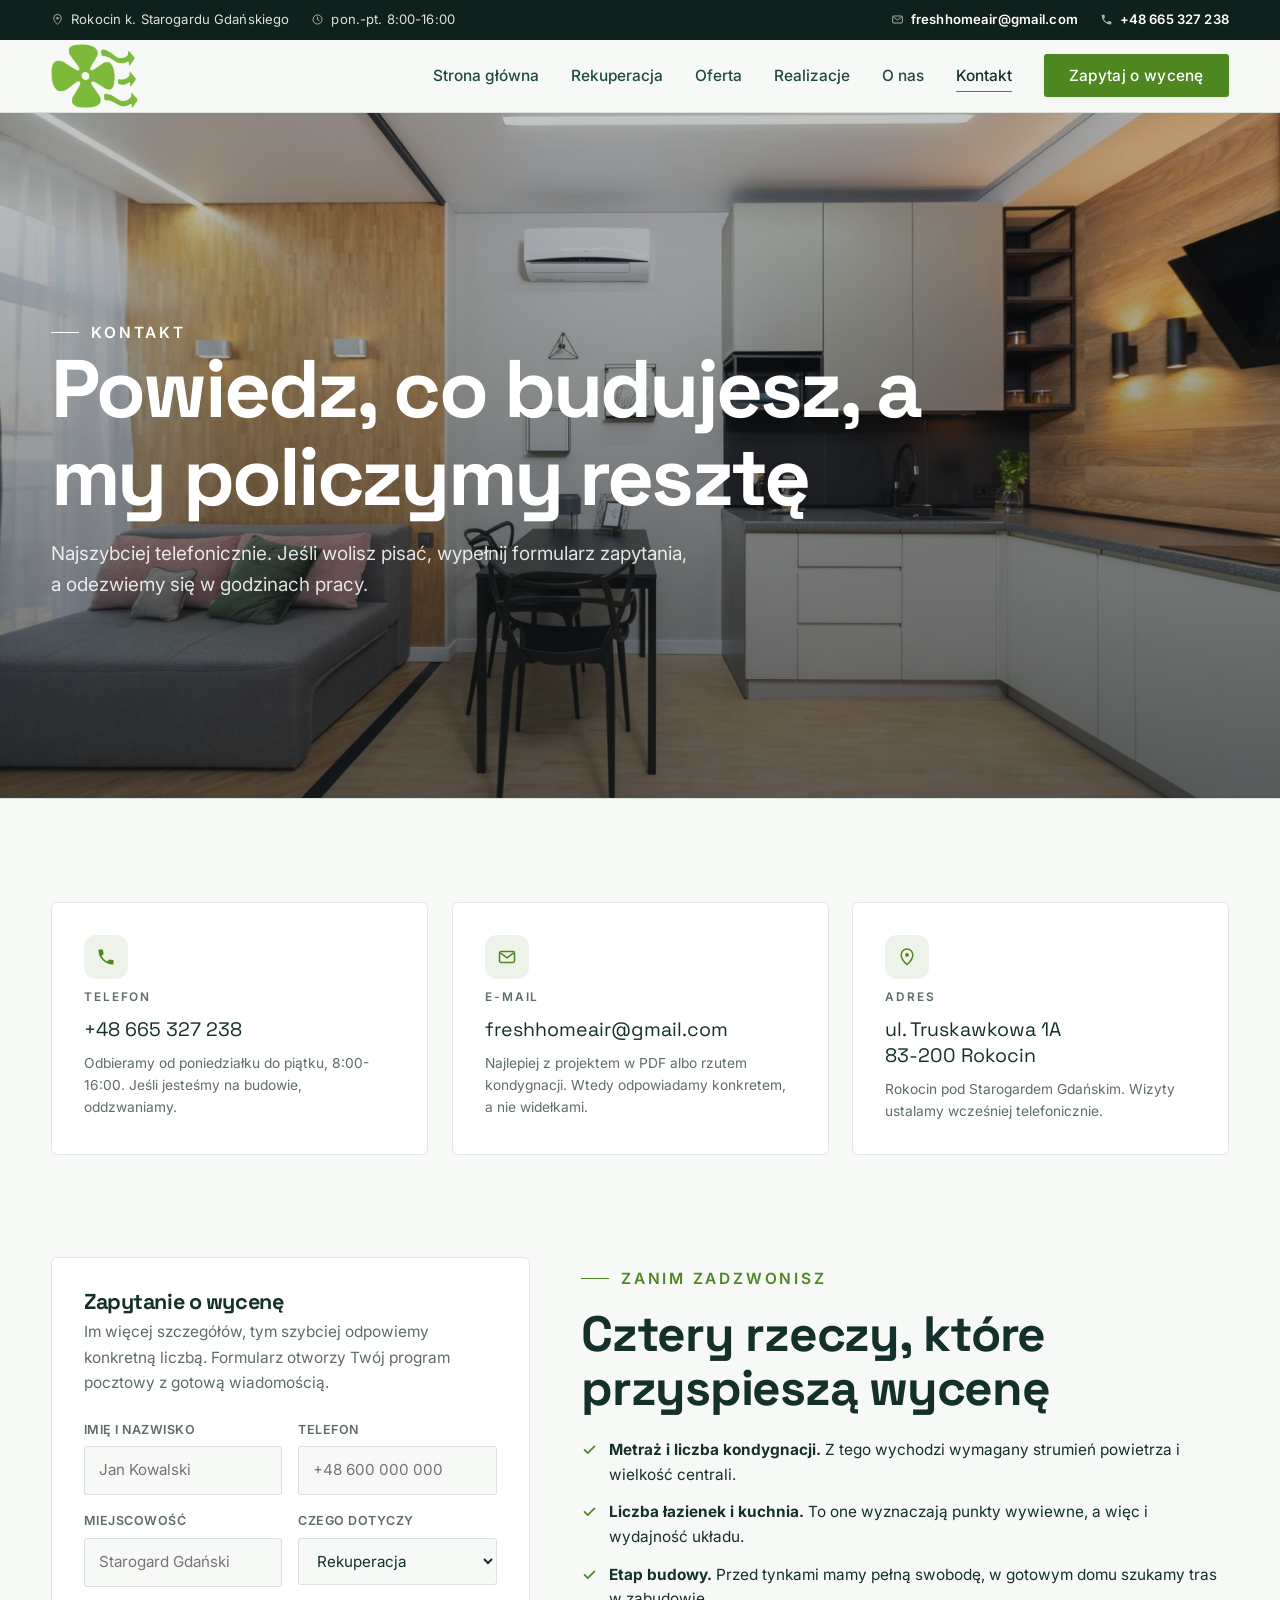
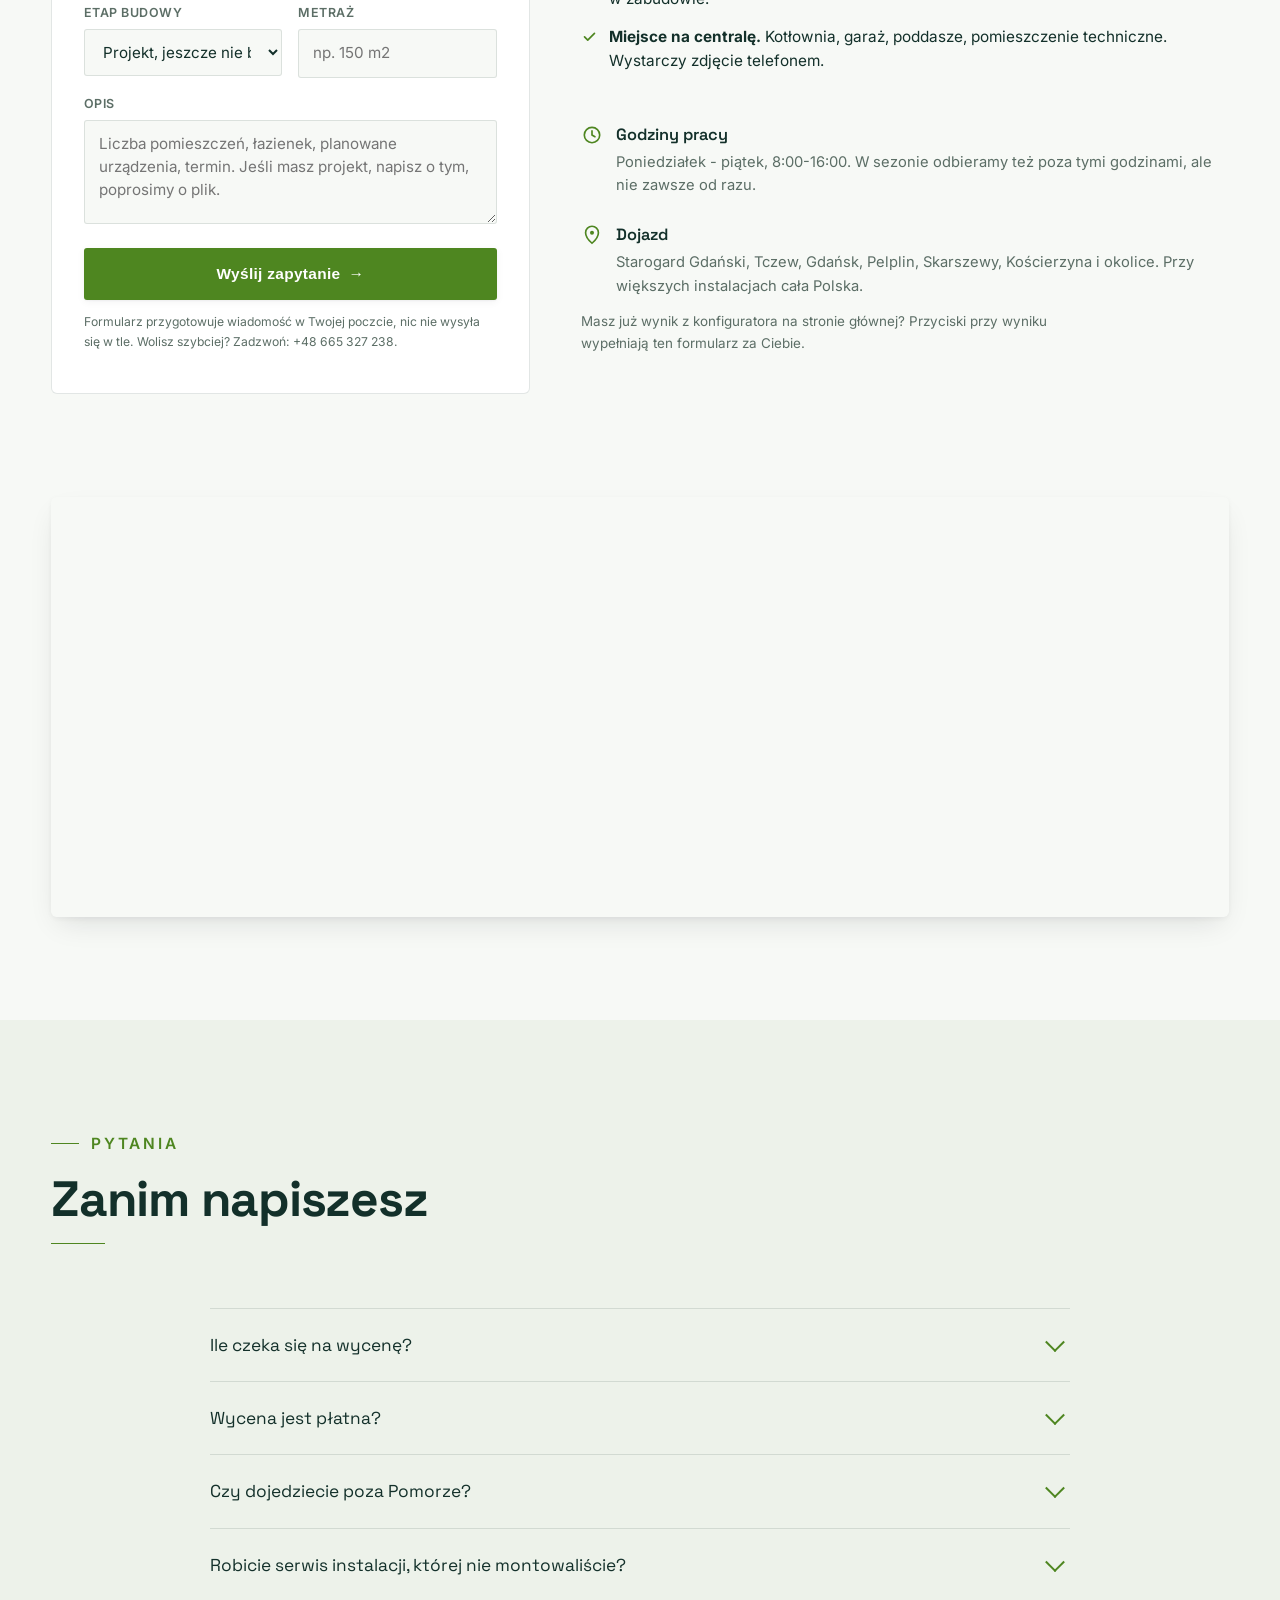
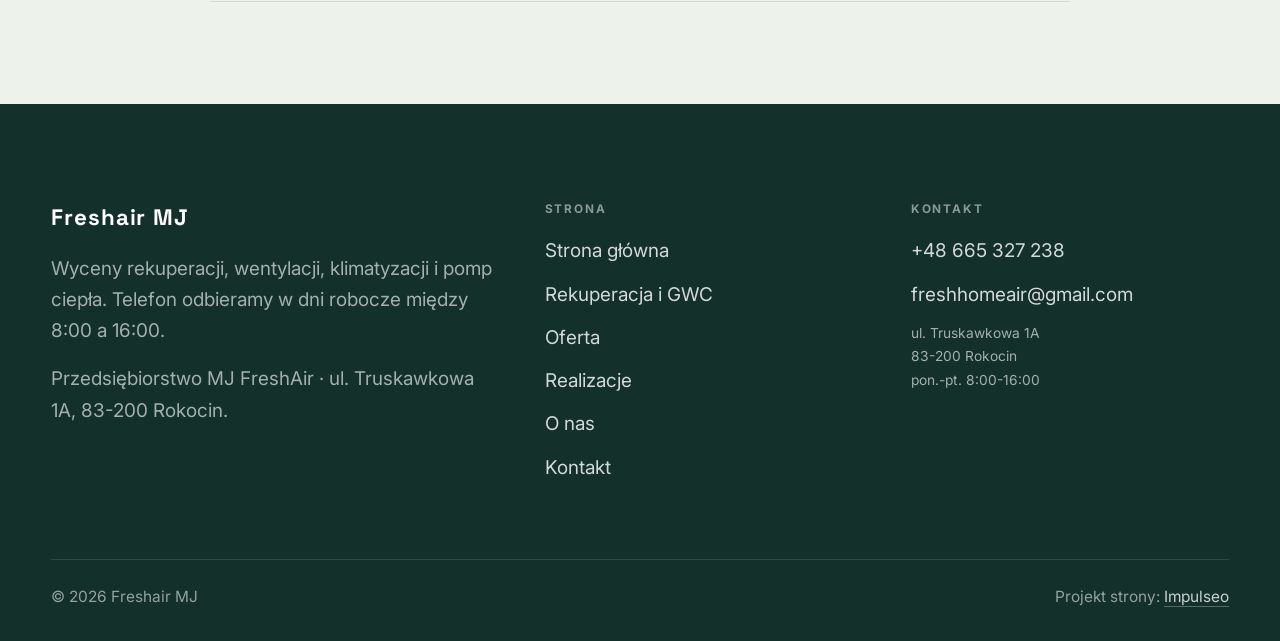
<file: kontakt.html>
<!DOCTYPE html>
<html lang="pl">
<head>
<meta name="robots" content="noindex, nofollow">
<meta charset="UTF-8">
<meta name="viewport" content="width=device-width, initial-scale=1.0">
<title>Kontakt i wycena - Freshair MJ · Rokocin, Starogard Gdański</title>
<meta name="description" content="Kontakt Freshair MJ: telefon +48 665 327 238, freshhomeair@gmail.com, ul. Truskawkowa 1A, 83-200 Rokocin. Wyceny rekuperacji, wentylacji, GWC, klimatyzacji i pomp ciepła na Pomorzu.">
<meta name="theme-color" content="#0F211C">
<link rel="canonical" href="https://impulseo-pl.github.io/freshair-mj/kontakt.html">
<meta property="og:type" content="website">
<meta property="og:title" content="Kontakt - Freshair MJ">
<meta property="og:description" content="Zadzwoń: +48 665 327 238 albo wyślij zapytanie o wycenę rekuperacji lub klimatyzacji.">
<meta property="og:image" content="img/ph-kontakt.jpg">
<link rel="icon" href="img/logo.png">
<link rel="preconnect" href="https://fonts.googleapis.com">
<link rel="preconnect" href="https://fonts.gstatic.com" crossorigin>
<link href="https://fonts.googleapis.com/css2?family=Space+Grotesk:wght@500;600;700&family=Inter:wght@400;500;600&display=swap" rel="stylesheet">
<link rel="stylesheet" href="assets/styles.css">
<link rel="stylesheet" href="assets/premium.css">
</head>
<body>

<div class="topbar">
  <div class="wrap">
    <div class="tb-l">
      <span class="tb-i"><svg width="13" height="13" viewBox="0 0 24 24" fill="none" aria-hidden="true"><path d="M12 21s7-6.1 7-11.5A7 7 0 0 0 5 9.5C5 14.9 12 21 12 21Z" stroke="currentColor" stroke-width="1.8"/><circle cx="12" cy="9.5" r="2.2" fill="currentColor"/></svg> Rokocin k. Starogardu Gdańskiego</span>
      <span class="tb-i tb-hide"><svg width="13" height="13" viewBox="0 0 24 24" fill="none" aria-hidden="true"><circle cx="12" cy="12" r="8.4" stroke="currentColor" stroke-width="1.8"/><path d="M12 7.5V12l3.2 1.9" stroke="currentColor" stroke-width="1.8" stroke-linecap="round"/></svg> pon.-pt. 8:00-16:00</span>
    </div>
    <div class="tb-r">
      <span class="tb-i tb-hide"><svg width="13" height="13" viewBox="0 0 24 24" fill="none" aria-hidden="true"><rect x="3" y="5.5" width="18" height="13" rx="2" stroke="currentColor" stroke-width="1.8"/><path d="m4 7 8 6 8-6" stroke="currentColor" stroke-width="1.8"/></svg> <a href="mailto:freshhomeair@gmail.com">freshhomeair@gmail.com</a></span>
      <span class="tb-i"><svg width="13" height="13" viewBox="0 0 24 24" fill="none" aria-hidden="true"><path d="M6.6 10.8a15.5 15.5 0 0 0 6.6 6.6l2.2-2.2a1 1 0 0 1 1-.24 11.4 11.4 0 0 0 3.6.58 1 1 0 0 1 1 1V20a1 1 0 0 1-1 1A17 17 0 0 1 3 4a1 1 0 0 1 1-1h3.5a1 1 0 0 1 1 1c0 1.25.2 2.46.58 3.6a1 1 0 0 1-.25 1l-2.23 2.2Z" fill="currentColor"/></svg> <a href="tel:+48665327238">+48 665 327 238</a></span>
    </div>
  </div>
</div>

<header class="nav">
  <div class="wrap nav-inner">
    <a class="brand brand-has-logo" href="index.html"><img class="brand-logo" src="img/logo.png" alt="Freshair MJ"></a>
    <nav class="nav-links">
      <a href="index.html">Strona główna</a>
      <a href="rekuperacja.html">Rekuperacja</a>
      <a href="oferta.html">Oferta</a>
      <a href="realizacje.html">Realizacje</a>
      <a href="o-nas.html">O nas</a>
      <a href="kontakt.html" class="active">Kontakt</a>
      <a href="kontakt.html" class="btn btn-accent">Zapytaj o wycenę</a>
    </nav>
    <button class="nav-toggle" aria-label="Menu"><span></span><span></span><span></span></button>
  </div>
</header>

<section class="pagehead">
  <img src="img/ph-kontakt.jpg" alt="Wnętrze domu z wentylacją mechaniczną i klimatyzacją">
  <div class="wrap">
    <span class="eyebrow">Kontakt</span>
    <h1>Powiedz, co budujesz, a my policzymy resztę</h1>
    <p>Najszybciej telefonicznie. Jeśli wolisz pisać, wypełnij formularz zapytania, a odezwiemy się w godzinach pracy.</p>
  </div>
</section>

<section>
  <div class="wrap">
    <div class="ctc-cards">
      <a class="ctc reveal" href="tel:+48665327238">
        <div class="ct-ic"><svg width="20" height="20" viewBox="0 0 24 24" fill="none" aria-hidden="true"><path d="M6.6 10.8a15.5 15.5 0 0 0 6.6 6.6l2.2-2.2a1 1 0 0 1 1-.24 11.4 11.4 0 0 0 3.6.58 1 1 0 0 1 1 1V20a1 1 0 0 1-1 1A17 17 0 0 1 3 4a1 1 0 0 1 1-1h3.5a1 1 0 0 1 1 1c0 1.25.2 2.46.58 3.6a1 1 0 0 1-.25 1l-2.23 2.2Z" fill="currentColor"/></svg></div>
        <span class="ct-k">Telefon</span>
        <span class="ct-v">+48 665 327 238</span>
        <span class="ct-d">Odbieramy od poniedziałku do piątku, 8:00-16:00. Jeśli jesteśmy na budowie, oddzwaniamy.</span>
      </a>
      <a class="ctc reveal" href="mailto:freshhomeair@gmail.com">
        <div class="ct-ic"><svg width="20" height="20" viewBox="0 0 24 24" fill="none" aria-hidden="true"><rect x="3" y="5.5" width="18" height="13" rx="2" stroke="currentColor" stroke-width="1.8"/><path d="m4 7 8 6 8-6" stroke="currentColor" stroke-width="1.8"/></svg></div>
        <span class="ct-k">E-mail</span>
        <span class="ct-v">freshhomeair@gmail.com</span>
        <span class="ct-d">Najlepiej z projektem w PDF albo rzutem kondygnacji. Wtedy odpowiadamy konkretem, a nie widełkami.</span>
      </a>
      <div class="ctc reveal">
        <div class="ct-ic"><svg width="20" height="20" viewBox="0 0 24 24" fill="none" aria-hidden="true"><path d="M12 21s7-6.1 7-11.5A7 7 0 0 0 5 9.5C5 14.9 12 21 12 21Z" stroke="currentColor" stroke-width="1.8"/><circle cx="12" cy="9.5" r="2.2" fill="currentColor"/></svg></div>
        <span class="ct-k">Adres</span>
        <span class="ct-v">ul. Truskawkowa 1A<br>83-200 Rokocin</span>
        <span class="ct-d">Rokocin pod Starogardem Gdańskim. Wizyty ustalamy wcześniej telefonicznie.</span>
      </div>
    </div>
  </div>
</section>

<section class="sec-tight">
  <div class="wrap contact-grid">
    <div class="reveal">
      <form class="qform">
        <h3>Zapytanie o wycenę</h3>
        <p class="qf-sub">Im więcej szczegółów, tym szybciej odpowiemy konkretną liczbą. Formularz otworzy Twój program pocztowy z gotową wiadomością.</p>
        <p class="qf-prefill muted" style="display:none;font-size:.86rem;margin:0 0 var(--space-5)">Wypełniliśmy pola danymi z konfiguratora. Sprawdź je i dopisz, co jeszcze jest istotne.</p>
        <div class="qf-grid">
          <div class="qf-f"><label for="f-imie">Imię i nazwisko</label><input id="f-imie" name="imie" type="text" placeholder="Jan Kowalski" required></div>
          <div class="qf-f"><label for="f-tel">Telefon</label><input id="f-tel" name="tel" type="tel" placeholder="+48 600 000 000" required></div>
          <div class="qf-f"><label for="f-miasto">Miejscowość</label><input id="f-miasto" name="miasto" type="text" placeholder="Starogard Gdański"></div>
          <div class="qf-f"><label for="f-zakres">Czego dotyczy</label>
            <select id="f-zakres" name="zakres">
              <option>Rekuperacja</option>
              <option>Wentylacja mechaniczna</option>
              <option>GWC, gruntowy wymiennik ciepła</option>
              <option>Klimatyzacja</option>
              <option>Pompa ciepła</option>
              <option>Serwis lub przegląd</option>
            </select>
          </div>
          <div class="qf-f"><label for="f-etap">Etap budowy</label>
            <select id="f-etap" name="etap">
              <option>Projekt, jeszcze nie budujemy</option>
              <option>Stan surowy otwarty</option>
              <option>Stan surowy zamknięty</option>
              <option>Wykończenie</option>
              <option>Budynek gotowy, zamieszkany</option>
            </select>
          </div>
          <div class="qf-f"><label for="f-metraz">Metraż</label><input id="f-metraz" name="metraz" type="text" placeholder="np. 150 m2"></div>
          <div class="qf-f full"><label for="f-opis">Opis</label><textarea id="f-opis" name="opis" placeholder="Liczba pomieszczeń, łazienek, planowane urządzenia, termin. Jeśli masz projekt, napisz o tym, poprosimy o plik."></textarea></div>
        </div>
        <button type="submit" class="btn btn-accent">Wyślij zapytanie <span class="arr">→</span></button>
        <p class="qf-note">Formularz przygotowuje wiadomość w Twojej poczcie, nic nie wysyła się w tle. Wolisz szybciej? Zadzwoń: <a href="tel:+48665327238">+48 665 327 238</a>.</p>
        <p class="qf-ok muted" style="font-size:.86rem;margin-top:10px"></p>
      </form>
    </div>
    <div class="reveal">
      <span class="eyebrow">Zanim zadzwonisz</span>
      <h2 style="margin:var(--space-4) 0 var(--space-5)">Cztery rzeczy, które przyspieszą wycenę</h2>
      <ul class="tick" style="list-style:none;padding:0;margin:0;display:flex;flex-direction:column;gap:13px">
        <li style="display:flex;gap:11px;align-items:flex-start;font-size:.96rem;line-height:1.6"><svg width="17" height="17" viewBox="0 0 24 24" fill="none" aria-hidden="true" style="flex:none;margin-top:3px;color:var(--accent)"><path d="m5 12.5 4.5 4.5L19 7.5" stroke="currentColor" stroke-width="2.4" stroke-linecap="round" stroke-linejoin="round"/></svg><span><b>Metraż i liczba kondygnacji.</b> Z tego wychodzi wymagany strumień powietrza i wielkość centrali.</span></li>
        <li style="display:flex;gap:11px;align-items:flex-start;font-size:.96rem;line-height:1.6"><svg width="17" height="17" viewBox="0 0 24 24" fill="none" aria-hidden="true" style="flex:none;margin-top:3px;color:var(--accent)"><path d="m5 12.5 4.5 4.5L19 7.5" stroke="currentColor" stroke-width="2.4" stroke-linecap="round" stroke-linejoin="round"/></svg><span><b>Liczba łazienek i kuchnia.</b> To one wyznaczają punkty wywiewne, a więc i wydajność układu.</span></li>
        <li style="display:flex;gap:11px;align-items:flex-start;font-size:.96rem;line-height:1.6"><svg width="17" height="17" viewBox="0 0 24 24" fill="none" aria-hidden="true" style="flex:none;margin-top:3px;color:var(--accent)"><path d="m5 12.5 4.5 4.5L19 7.5" stroke="currentColor" stroke-width="2.4" stroke-linecap="round" stroke-linejoin="round"/></svg><span><b>Etap budowy.</b> Przed tynkami mamy pełną swobodę, w gotowym domu szukamy tras w zabudowie.</span></li>
        <li style="display:flex;gap:11px;align-items:flex-start;font-size:.96rem;line-height:1.6"><svg width="17" height="17" viewBox="0 0 24 24" fill="none" aria-hidden="true" style="flex:none;margin-top:3px;color:var(--accent)"><path d="m5 12.5 4.5 4.5L19 7.5" stroke="currentColor" stroke-width="2.4" stroke-linecap="round" stroke-linejoin="round"/></svg><span><b>Miejsce na centralę.</b> Kotłownia, garaż, poddasze, pomieszczenie techniczne. Wystarczy zdjęcie telefonem.</span></li>
      </ul>
      <div class="assure" style="grid-template-columns:1fr;margin-top:var(--space-7)">
        <div><svg width="22" height="22" viewBox="0 0 24 24" fill="none" aria-hidden="true"><circle cx="12" cy="12" r="8.4" stroke="currentColor" stroke-width="1.8"/><path d="M12 7.5V12l3.2 1.9" stroke="currentColor" stroke-width="1.8" stroke-linecap="round"/></svg><span><b>Godziny pracy</b>Poniedziałek - piątek, 8:00-16:00. W sezonie odbieramy też poza tymi godzinami, ale nie zawsze od razu.</span></div>
        <div><svg width="22" height="22" viewBox="0 0 24 24" fill="none" aria-hidden="true"><path d="M12 21s7-6.1 7-11.5A7 7 0 0 0 5 9.5C5 14.9 12 21 12 21Z" stroke="currentColor" stroke-width="1.8"/><circle cx="12" cy="9.5" r="2.2" fill="currentColor"/></svg><span><b>Dojazd</b>Starogard Gdański, Tczew, Gdańsk, Pelplin, Skarszewy, Kościerzyna i okolice. Przy większych instalacjach cała Polska.</span></div>
      </div>
      <p class="lead-note">Masz już wynik z konfiguratora na stronie głównej? Przyciski przy wyniku wypełniają ten formularz za Ciebie.</p>
    </div>
  </div>
</section>

<section style="padding-top:0">
  <div class="wrap reveal">
    <iframe class="map" title="Freshair MJ - Rokocin pod Starogardem Gdańskim" src="https://maps.google.com/maps?q=53.9455151%2C18.4583907&z=14&output=embed" loading="lazy" referrerpolicy="no-referrer-when-downgrade"></iframe>
  </div>
</section>

<section class="trust">
  <div class="wrap">
    <div class="head reveal">
      <span class="eyebrow">Pytania</span>
      <h2>Zanim napiszesz</h2>
    </div>
    <div class="faq reveal">
      <details>
        <summary>Ile czeka się na wycenę?</summary>
        <p class="fa-a">Przy prostym zapytaniu odpowiadamy zwykle tego samego lub następnego dnia roboczego. Jeśli potrzebna jest wizyta na budowie, ustalamy termin telefonicznie i wycenę przygotowujemy po obejrzeniu budynku.</p>
      </details>
      <details>
        <summary>Wycena jest płatna?</summary>
        <p class="fa-a">Rozmowa, dobór urządzeń i przygotowanie oferty nie kosztują nic. Płacisz dopiero za wykonaną instalację.</p>
      </details>
      <details>
        <summary>Czy dojedziecie poza Pomorze?</summary>
        <p class="fa-a">Tak, przy większych instalacjach jeździmy po całej Polsce. Przy mniejszych zleceniach sprawdzamy, czy dojazd ma sens ekonomiczny, i mówimy o tym wprost przy pierwszej rozmowie.</p>
      </details>
      <details>
        <summary>Robicie serwis instalacji, której nie montowaliście?</summary>
        <p class="fa-a">Tak. Przeglądy, wymiana filtrów, czyszczenie wymiennika i regulacja układu również po innych wykonawcach, na zlecenie jednorazowe albo stałą umowę serwisową.</p>
      </details>
    </div>
  </div>
</section>

<footer>
  <div class="wrap">
    <div class="foot-grid">
      <div class="foot-brand">
        <div class="name">Freshair MJ</div>
        <p>Wyceny rekuperacji, wentylacji, klimatyzacji i pomp ciepła. Telefon odbieramy w dni robocze między 8:00 a 16:00.</p>
        <p class="foot-legal">Przedsiębiorstwo MJ FreshAir · ul. Truskawkowa 1A, 83-200 Rokocin.</p>
      </div>
      <div class="foot-col">
        <h4>Strona</h4>
        <a href="index.html">Strona główna</a>
        <a href="rekuperacja.html">Rekuperacja i GWC</a>
        <a href="oferta.html">Oferta</a>
        <a href="realizacje.html">Realizacje</a>
        <a href="o-nas.html">O nas</a>
        <a href="kontakt.html">Kontakt</a>
      </div>
      <div class="foot-col">
        <h4>Kontakt</h4>
        <a href="tel:+48665327238">+48 665 327 238</a>
        <a href="mailto:freshhomeair@gmail.com">freshhomeair@gmail.com</a>
        <span class="fc-line">ul. Truskawkowa 1A</span>
        <span class="fc-line">83-200 Rokocin</span>
        <span class="fc-line">pon.-pt. 8:00-16:00</span>
      </div>
    </div>
    <div class="foot-bot">
      <span>© <span data-year>2026</span> Freshair MJ</span>
      <span>Projekt strony: <a class="foot-credit" href="https://impulseo.pl" target="_blank" rel="noopener">Impulseo</a></span>
    </div>
  </div>
</footer>

<div class="callbar">
  <a class="cb-call" href="tel:+48665327238"><svg width="16" height="16" viewBox="0 0 24 24" fill="none" aria-hidden="true"><path d="M6.6 10.8a15.5 15.5 0 0 0 6.6 6.6l2.2-2.2a1 1 0 0 1 1-.24 11.4 11.4 0 0 0 3.6.58 1 1 0 0 1 1 1V20a1 1 0 0 1-1 1A17 17 0 0 1 3 4a1 1 0 0 1 1-1h3.5a1 1 0 0 1 1 1c0 1.25.2 2.46.58 3.6a1 1 0 0 1-.25 1l-2.23 2.2Z" fill="currentColor"/></svg> Telefon</a>
  <a class="cb-mail" href="#" onclick="document.querySelector('.qform').scrollIntoView({behavior:'smooth'});return false"><svg width="16" height="16" viewBox="0 0 24 24" fill="none" aria-hidden="true"><rect x="3" y="5.5" width="18" height="13" rx="2" stroke="currentColor" stroke-width="1.8"/><path d="m4 7 8 6 8-6" stroke="currentColor" stroke-width="1.8"/></svg> Formularz</a>
</div>

<script src="assets/main.js"></script>
<script src="assets/premium.js"></script>
</body>
</html>
</file>
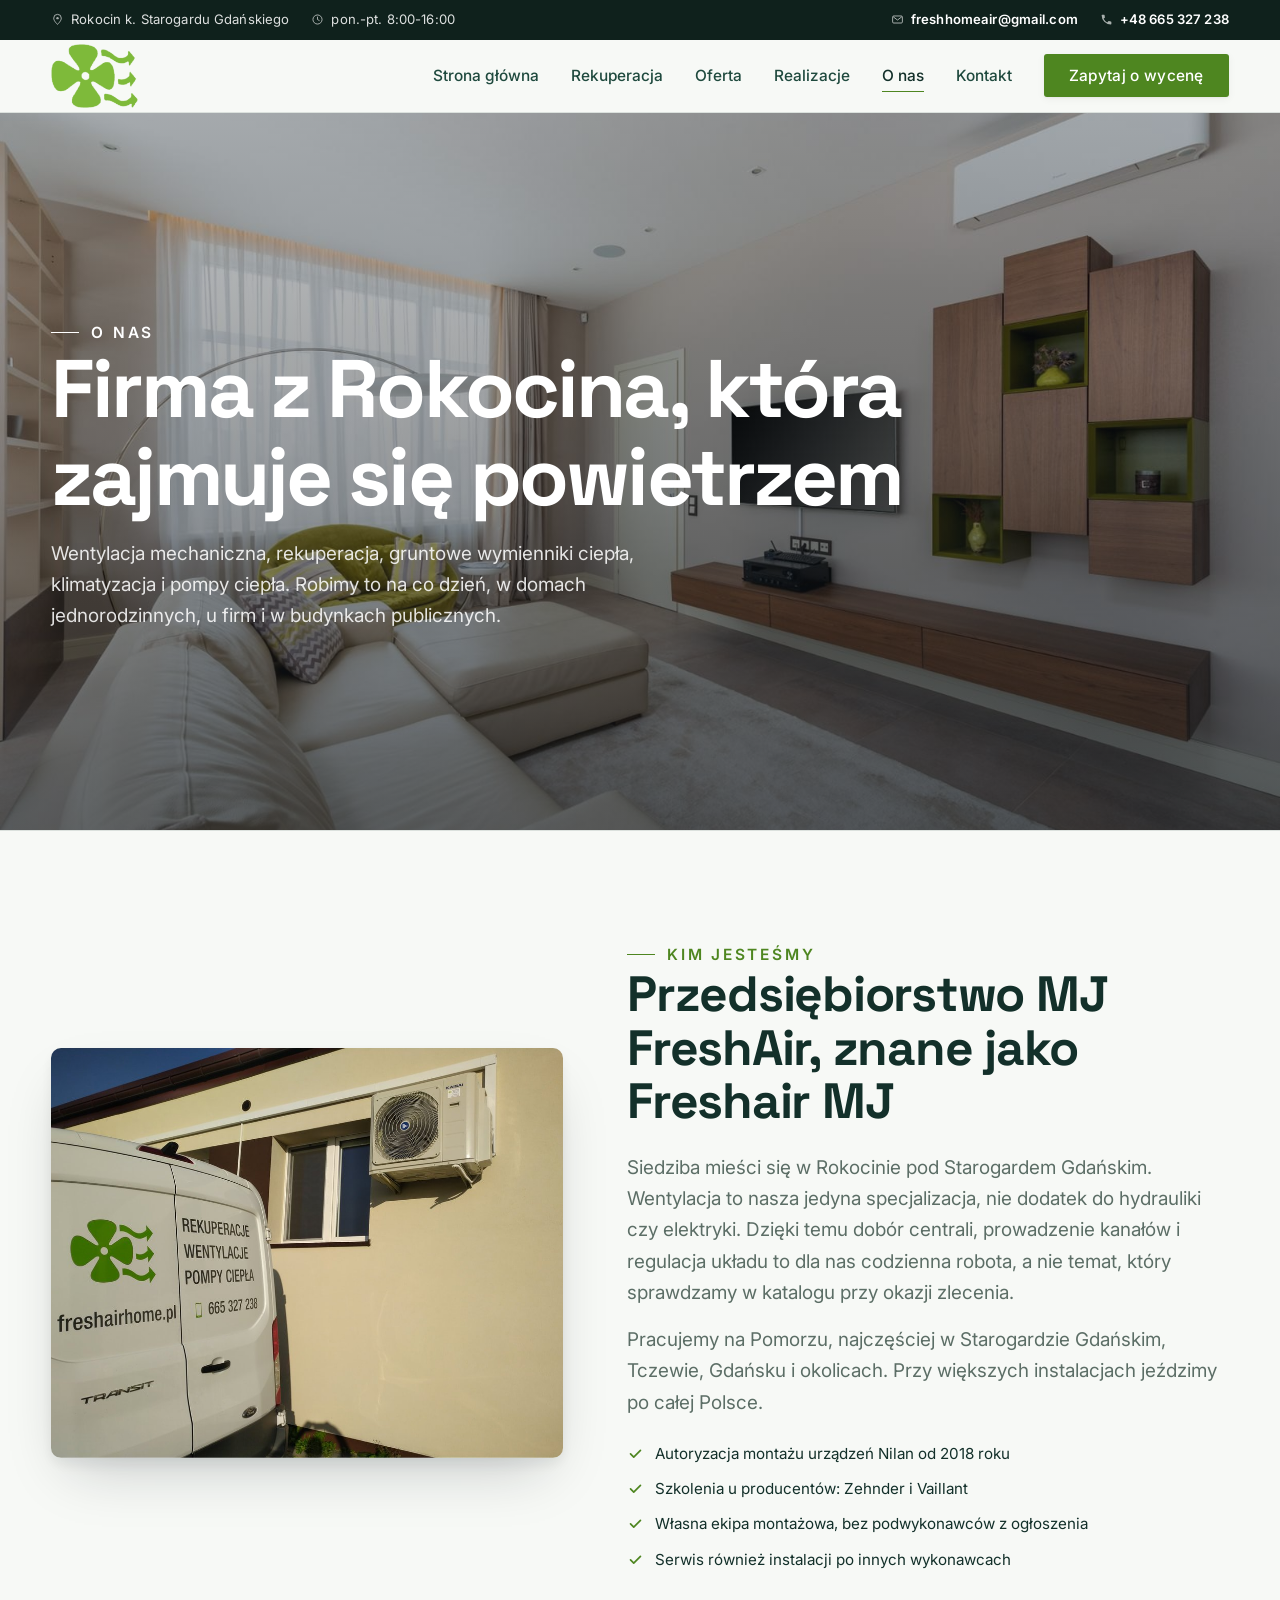
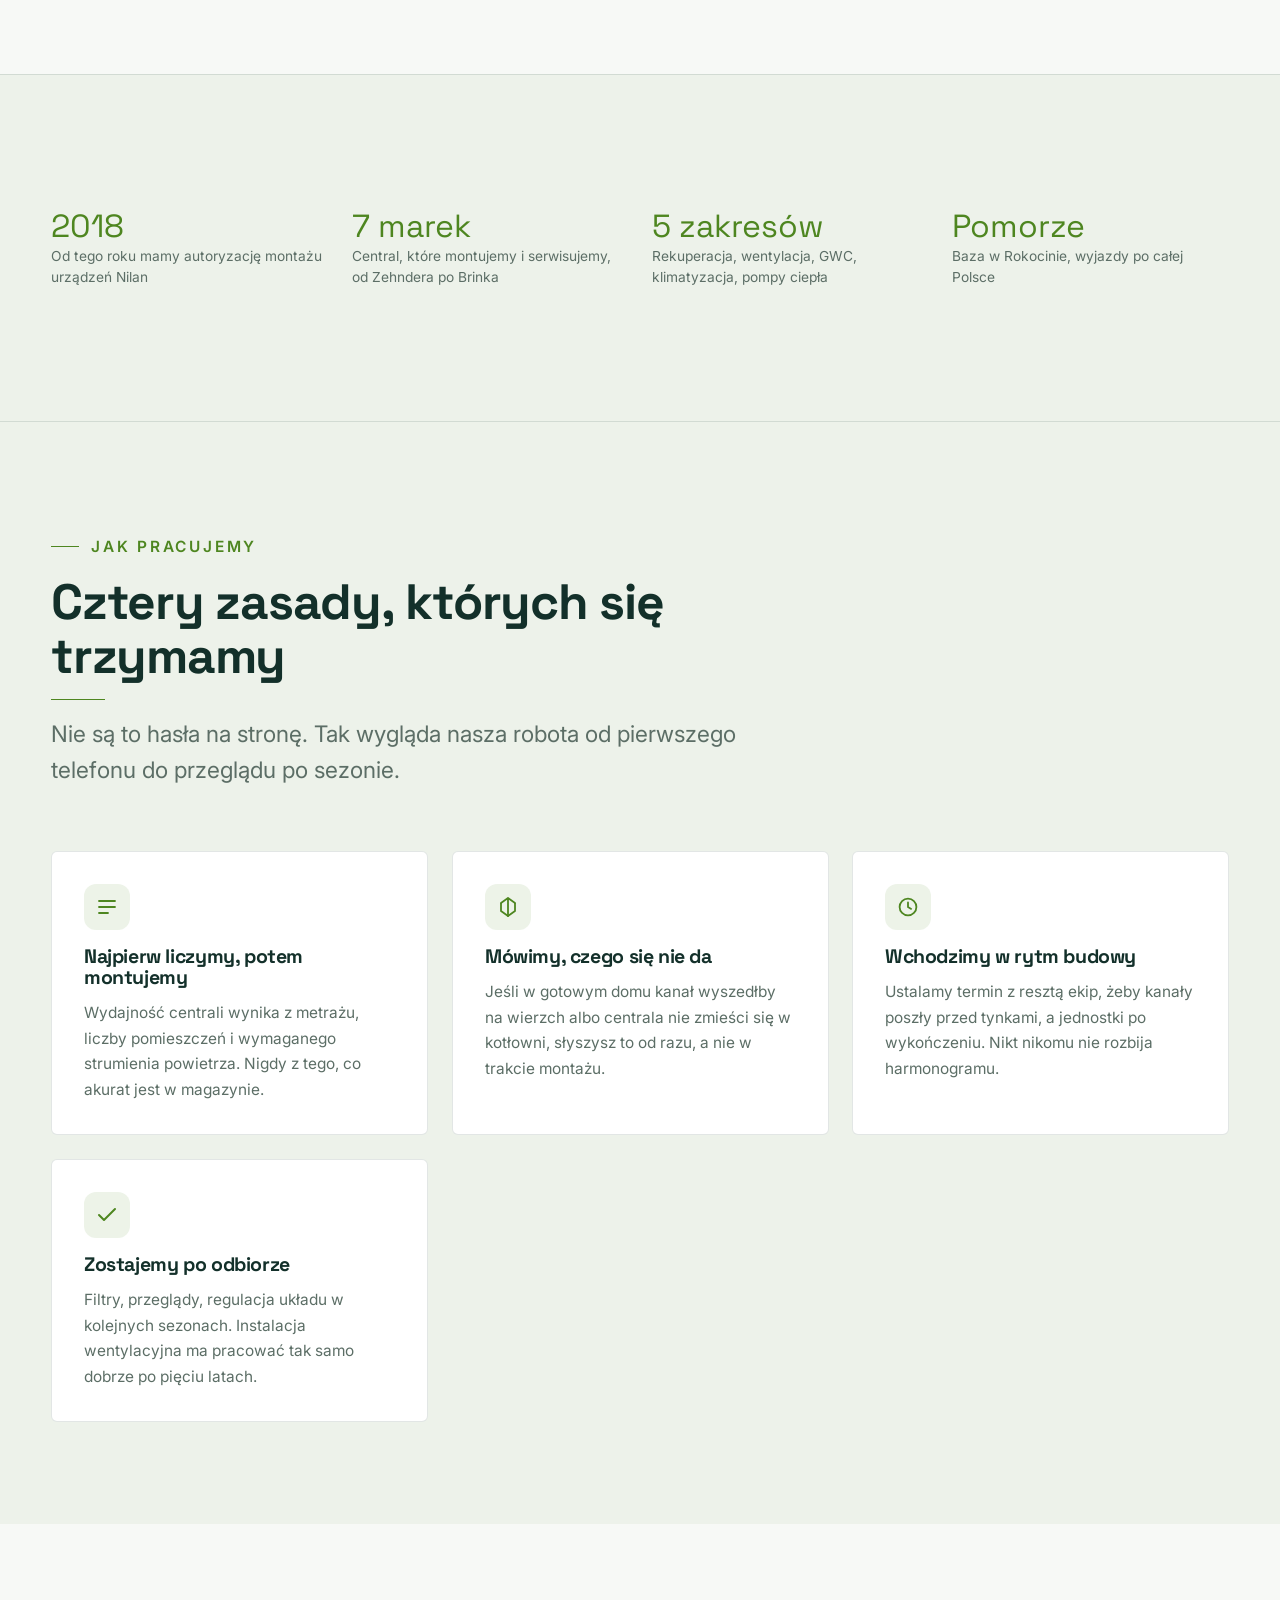
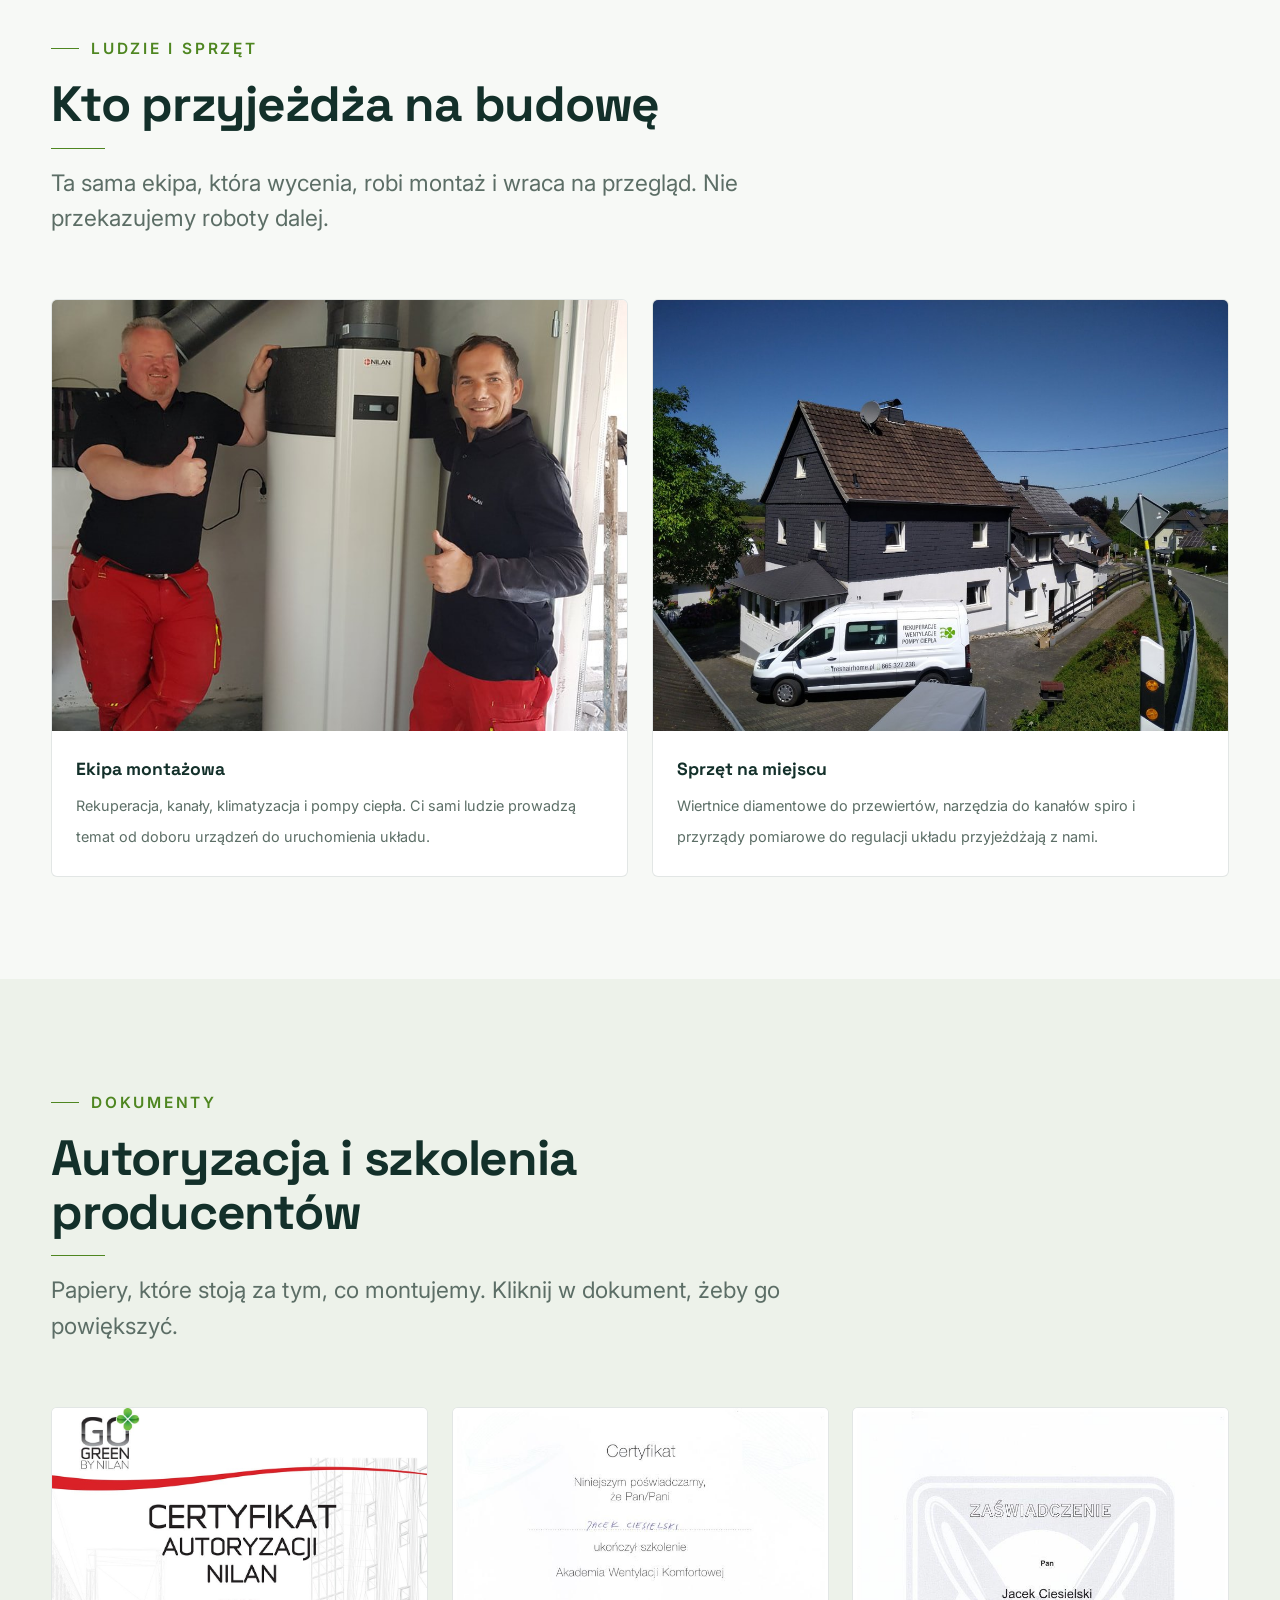
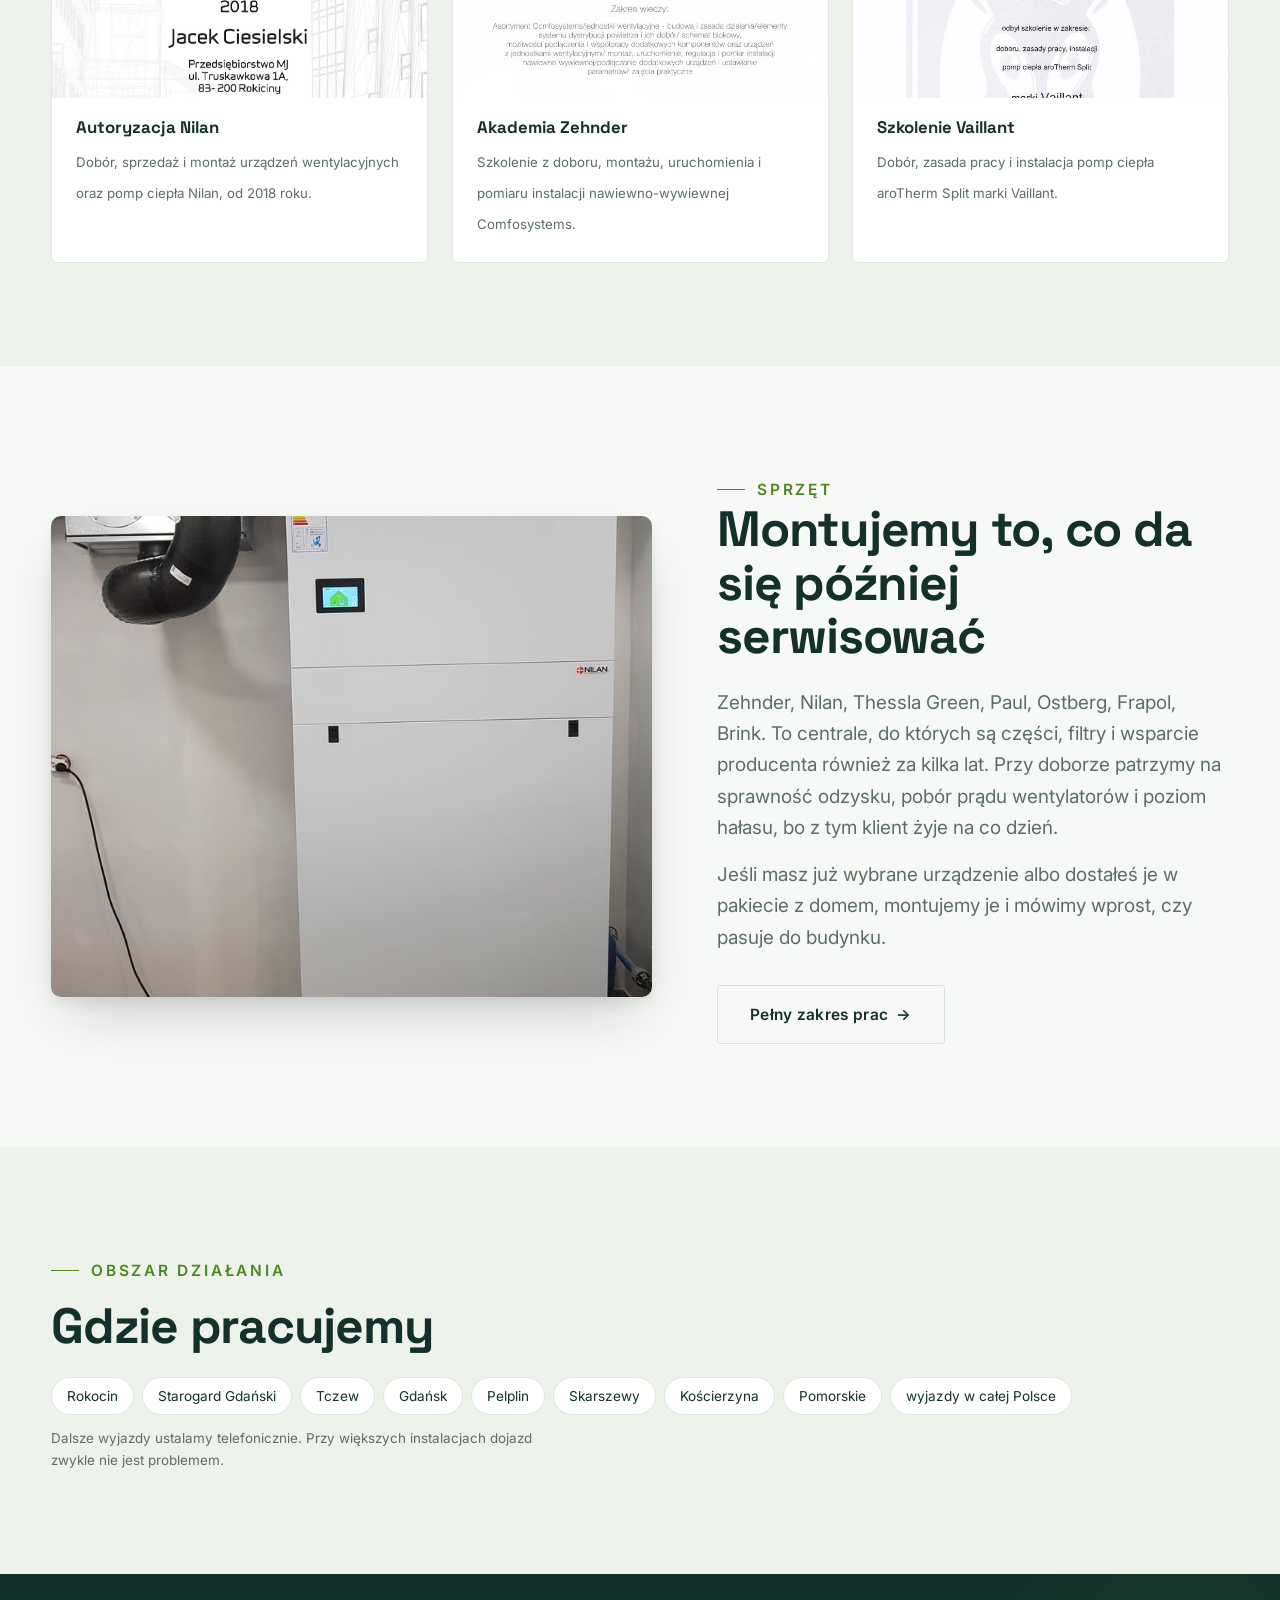
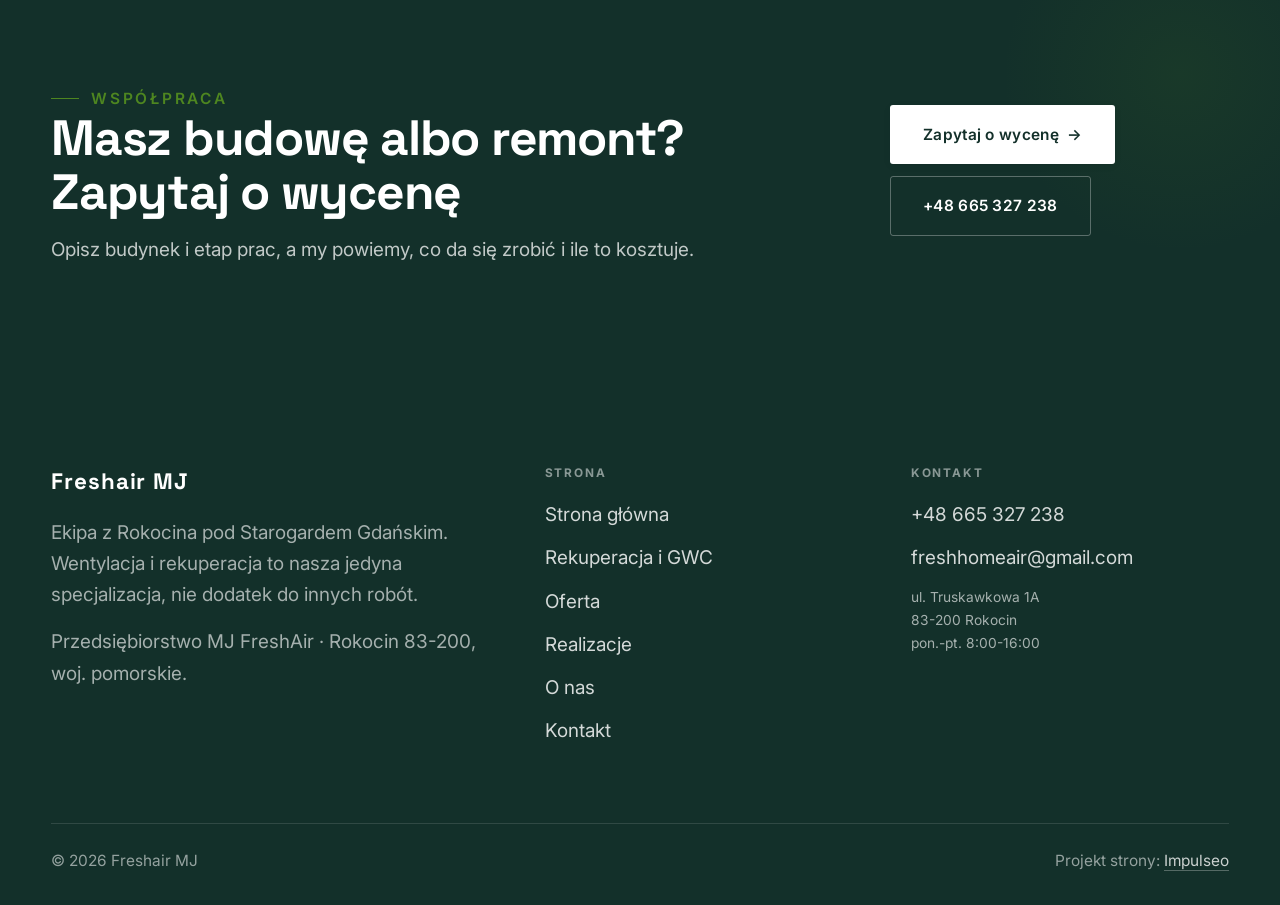
<file: o-nas.html>
<!DOCTYPE html>
<html lang="pl">
<head>
<meta name="robots" content="noindex, nofollow">
<meta charset="UTF-8">
<meta name="viewport" content="width=device-width, initial-scale=1.0">
<title>O nas - Freshair MJ · Rokocin pod Starogardem Gdańskim</title>
<meta name="description" content="Freshair MJ (Przedsiębiorstwo MJ FreshAir) z Rokocina pod Starogardem Gdańskim. Rekuperacja, wentylacja mechaniczna, GWC, klimatyzacja i pompy ciepła. Autoryzacja montażu Nilan od 2018 roku, szkolenia Zehnder i Vaillant.">
<meta name="theme-color" content="#0F211C">
<link rel="canonical" href="https://impulseo-pl.github.io/freshair-mj/o-nas.html">
<meta property="og:type" content="website">
<meta property="og:title" content="O nas - Freshair MJ">
<meta property="og:description" content="Ekipa spod Starogardu Gdańskiego. Rekuperacja, wentylacja, klimatyzacja i pompy ciepła.">
<meta property="og:image" content="img/hero-3.jpg">
<link rel="icon" href="img/logo.png">
<link rel="preconnect" href="https://fonts.googleapis.com">
<link rel="preconnect" href="https://fonts.gstatic.com" crossorigin>
<link href="https://fonts.googleapis.com/css2?family=Space+Grotesk:wght@500;600;700&family=Inter:wght@400;500;600&display=swap" rel="stylesheet">
<link rel="stylesheet" href="assets/styles.css">
<link rel="stylesheet" href="assets/premium.css">
</head>
<body>

<div class="topbar">
  <div class="wrap">
    <div class="tb-l">
      <span class="tb-i"><svg width="13" height="13" viewBox="0 0 24 24" fill="none" aria-hidden="true"><path d="M12 21s7-6.1 7-11.5A7 7 0 0 0 5 9.5C5 14.9 12 21 12 21Z" stroke="currentColor" stroke-width="1.8"/><circle cx="12" cy="9.5" r="2.2" fill="currentColor"/></svg> Rokocin k. Starogardu Gdańskiego</span>
      <span class="tb-i tb-hide"><svg width="13" height="13" viewBox="0 0 24 24" fill="none" aria-hidden="true"><circle cx="12" cy="12" r="8.4" stroke="currentColor" stroke-width="1.8"/><path d="M12 7.5V12l3.2 1.9" stroke="currentColor" stroke-width="1.8" stroke-linecap="round"/></svg> pon.-pt. 8:00-16:00</span>
    </div>
    <div class="tb-r">
      <span class="tb-i tb-hide"><svg width="13" height="13" viewBox="0 0 24 24" fill="none" aria-hidden="true"><rect x="3" y="5.5" width="18" height="13" rx="2" stroke="currentColor" stroke-width="1.8"/><path d="m4 7 8 6 8-6" stroke="currentColor" stroke-width="1.8"/></svg> <a href="mailto:freshhomeair@gmail.com">freshhomeair@gmail.com</a></span>
      <span class="tb-i"><svg width="13" height="13" viewBox="0 0 24 24" fill="none" aria-hidden="true"><path d="M6.6 10.8a15.5 15.5 0 0 0 6.6 6.6l2.2-2.2a1 1 0 0 1 1-.24 11.4 11.4 0 0 0 3.6.58 1 1 0 0 1 1 1V20a1 1 0 0 1-1 1A17 17 0 0 1 3 4a1 1 0 0 1 1-1h3.5a1 1 0 0 1 1 1c0 1.25.2 2.46.58 3.6a1 1 0 0 1-.25 1l-2.23 2.2Z" fill="currentColor"/></svg> <a href="tel:+48665327238">+48 665 327 238</a></span>
    </div>
  </div>
</div>

<header class="nav">
  <div class="wrap nav-inner">
    <a class="brand brand-has-logo" href="index.html"><img class="brand-logo" src="img/logo.png" alt="Freshair MJ"></a>
    <nav class="nav-links">
      <a href="index.html">Strona główna</a>
      <a href="rekuperacja.html">Rekuperacja</a>
      <a href="oferta.html">Oferta</a>
      <a href="realizacje.html">Realizacje</a>
      <a href="o-nas.html" class="active">O nas</a>
      <a href="kontakt.html">Kontakt</a>
      <a href="kontakt.html" class="btn btn-accent">Zapytaj o wycenę</a>
    </nav>
    <button class="nav-toggle" aria-label="Menu"><span></span><span></span><span></span></button>
  </div>
</header>

<section class="pagehead">
  <img src="img/hero-3.jpg" alt="Salon z klimatyzacją i wentylacją mechaniczną">
  <div class="wrap">
    <span class="eyebrow">O nas</span>
    <h1>Firma z Rokocina, która zajmuje się powietrzem</h1>
    <p>Wentylacja mechaniczna, rekuperacja, gruntowe wymienniki ciepła, klimatyzacja i pompy ciepła. Robimy to na co dzień, w domach jednorodzinnych, u firm i w budynkach publicznych.</p>
  </div>
</section>

<section>
  <div class="wrap split">
    <div class="split-art reveal"><img src="img/ph-onas.jpg" alt="Bus firmowy Freshair MJ przy budynku z zamontowaną klimatyzacją" loading="lazy"></div>
    <div class="split-copy reveal">
      <span class="eyebrow">Kim jesteśmy</span>
      <h2>Przedsiębiorstwo MJ FreshAir, znane jako Freshair MJ</h2>
      <p class="muted">Siedziba mieści się w Rokocinie pod Starogardem Gdańskim. Wentylacja to nasza jedyna specjalizacja, nie dodatek do hydrauliki czy elektryki. Dzięki temu dobór centrali, prowadzenie kanałów i regulacja układu to dla nas codzienna robota, a nie temat, który sprawdzamy w katalogu przy okazji zlecenia.</p>
      <p class="muted">Pracujemy na Pomorzu, najczęściej w Starogardzie Gdańskim, Tczewie, Gdańsku i okolicach. Przy większych instalacjach jeździmy po całej Polsce.</p>
      <ul class="tick">
        <li><svg width="17" height="17" viewBox="0 0 24 24" fill="none" aria-hidden="true"><path d="m5 12.5 4.5 4.5L19 7.5" stroke="currentColor" stroke-width="2.4" stroke-linecap="round" stroke-linejoin="round"/></svg> Autoryzacja montażu urządzeń Nilan od 2018 roku</li>
        <li><svg width="17" height="17" viewBox="0 0 24 24" fill="none" aria-hidden="true"><path d="m5 12.5 4.5 4.5L19 7.5" stroke="currentColor" stroke-width="2.4" stroke-linecap="round" stroke-linejoin="round"/></svg> Szkolenia u producentów: Zehnder i Vaillant</li>
        <li><svg width="17" height="17" viewBox="0 0 24 24" fill="none" aria-hidden="true"><path d="m5 12.5 4.5 4.5L19 7.5" stroke="currentColor" stroke-width="2.4" stroke-linecap="round" stroke-linejoin="round"/></svg> Własna ekipa montażowa, bez podwykonawców z ogłoszenia</li>
        <li><svg width="17" height="17" viewBox="0 0 24 24" fill="none" aria-hidden="true"><path d="m5 12.5 4.5 4.5L19 7.5" stroke="currentColor" stroke-width="2.4" stroke-linecap="round" stroke-linejoin="round"/></svg> Serwis również instalacji po innych wykonawcach</li>
      </ul>
    </div>
  </div>
</section>

<section class="factband">
  <div class="wrap">
    <div class="fact reveal"><span class="fb-n">2018</span><span class="fb-t">Od tego roku mamy autoryzację montażu urządzeń Nilan</span></div>
    <div class="fact reveal"><span class="fb-n">7 marek</span><span class="fb-t">Central, które montujemy i serwisujemy, od Zehndera po Brinka</span></div>
    <div class="fact reveal"><span class="fb-n">5 zakresów</span><span class="fb-t">Rekuperacja, wentylacja, GWC, klimatyzacja, pompy ciepła</span></div>
    <div class="fact reveal"><span class="fb-n">Pomorze</span><span class="fb-t">Baza w Rokocinie, wyjazdy po całej Polsce</span></div>
  </div>
</section>

<section class="trust">
  <div class="wrap">
    <div class="head reveal">
      <span class="eyebrow">Jak pracujemy</span>
      <h2>Cztery zasady, których się trzymamy</h2>
      <p>Nie są to hasła na stronę. Tak wygląda nasza robota od pierwszego telefonu do przeglądu po sezonie.</p>
    </div>
    <div class="svc-cards">
      <div class="svc-card reveal">
        <div class="sc-ic"><svg width="24" height="24" viewBox="0 0 24 24" fill="none" aria-hidden="true"><path d="M4 6h16M4 12h16M4 18h9" stroke="currentColor" stroke-width="1.8" stroke-linecap="round"/></svg></div>
        <h3>Najpierw liczymy, potem montujemy</h3>
        <p>Wydajność centrali wynika z metrażu, liczby pomieszczeń i wymaganego strumienia powietrza. Nigdy z tego, co akurat jest w magazynie.</p>
      </div>
      <div class="svc-card reveal">
        <div class="sc-ic"><svg width="24" height="24" viewBox="0 0 24 24" fill="none" aria-hidden="true"><path d="M12 3v18M5 8l7-5 7 5" stroke="currentColor" stroke-width="1.8" stroke-linecap="round" stroke-linejoin="round"/><path d="M5 8v8l7 5 7-5V8" stroke="currentColor" stroke-width="1.8" stroke-linejoin="round"/></svg></div>
        <h3>Mówimy, czego się nie da</h3>
        <p>Jeśli w gotowym domu kanał wyszedłby na wierzch albo centrala nie zmieści się w kotłowni, słyszysz to od razu, a nie w trakcie montażu.</p>
      </div>
      <div class="svc-card reveal">
        <div class="sc-ic"><svg width="24" height="24" viewBox="0 0 24 24" fill="none" aria-hidden="true"><circle cx="12" cy="12" r="8.4" stroke="currentColor" stroke-width="1.8"/><path d="M12 7.5V12l3.2 1.9" stroke="currentColor" stroke-width="1.8" stroke-linecap="round"/></svg></div>
        <h3>Wchodzimy w rytm budowy</h3>
        <p>Ustalamy termin z resztą ekip, żeby kanały poszły przed tynkami, a jednostki po wykończeniu. Nikt nikomu nie rozbija harmonogramu.</p>
      </div>
      <div class="svc-card reveal">
        <div class="sc-ic"><svg width="24" height="24" viewBox="0 0 24 24" fill="none" aria-hidden="true"><path d="M20 6 9 17l-5-5" stroke="currentColor" stroke-width="2" stroke-linecap="round" stroke-linejoin="round"/></svg></div>
        <h3>Zostajemy po odbiorze</h3>
        <p>Filtry, przeglądy, regulacja układu w kolejnych sezonach. Instalacja wentylacyjna ma pracować tak samo dobrze po pięciu latach.</p>
      </div>
    </div>
  </div>
</section>

<section>
  <div class="wrap">
    <div class="head reveal">
      <span class="eyebrow">Ludzie i sprzęt</span>
      <h2>Kto przyjeżdża na budowę</h2>
      <p>Ta sama ekipa, która wycenia, robi montaż i wraca na przegląd. Nie przekazujemy roboty dalej.</p>
    </div>
    <div class="people">
      <div class="person reveal">
        <img src="img/r12.jpg" alt="Ekipa Freshair MJ po zakończonym montażu centrali i zasobnika" loading="lazy">
        <div class="pr-t"><b>Ekipa montażowa</b><span>Rekuperacja, kanały, klimatyzacja i pompy ciepła. Ci sami ludzie prowadzą temat od doboru urządzeń do uruchomienia układu.</span></div>
      </div>
      <div class="person reveal">
        <img src="img/r16.jpg" alt="Bus firmowy Freshair MJ zaparkowany przed domem jednorodzinnym" loading="lazy">
        <div class="pr-t"><b>Sprzęt na miejscu</b><span>Wiertnice diamentowe do przewiertów, narzędzia do kanałów spiro i przyrządy pomiarowe do regulacji układu przyjeżdżają z nami.</span></div>
      </div>
    </div>
  </div>
</section>

<section class="trust">
  <div class="wrap">
    <div class="head reveal">
      <span class="eyebrow">Dokumenty</span>
      <h2>Autoryzacja i szkolenia producentów</h2>
      <p>Papiery, które stoją za tym, co montujemy. Kliknij w dokument, żeby go powiększyć.</p>
    </div>
    <div class="certs">
      <div class="cert reveal"><img src="img/cert-nilan.jpg" alt="Certyfikat autoryzacji Nilan dla Przedsiębiorstwa MJ" loading="lazy"><div class="ct-t"><b>Autoryzacja Nilan</b><span>Dobór, sprzedaż i montaż urządzeń wentylacyjnych oraz pomp ciepła Nilan, od 2018 roku.</span></div></div>
      <div class="cert reveal"><img src="img/cert-zehnder.jpg" alt="Certyfikat szkolenia Zehnder, Akademia Wentylacji Komfortowej" loading="lazy"><div class="ct-t"><b>Akademia Zehnder</b><span>Szkolenie z doboru, montażu, uruchomienia i pomiaru instalacji nawiewno-wywiewnej Comfosystems.</span></div></div>
      <div class="cert reveal"><img src="img/cert-vaillant.jpg" alt="Zaświadczenie ze szkolenia Vaillant z pomp ciepła aroTherm Split" loading="lazy"><div class="ct-t"><b>Szkolenie Vaillant</b><span>Dobór, zasada pracy i instalacja pomp ciepła aroTherm Split marki Vaillant.</span></div></div>
    </div>
  </div>
</section>

<section>
  <div class="wrap split rev">
    <div class="split-art reveal"><img src="img/r03.jpg" alt="Centrala Nilan Compact z podłączonymi kanałami wentylacyjnymi" loading="lazy"></div>
    <div class="split-copy reveal">
      <span class="eyebrow">Sprzęt</span>
      <h2>Montujemy to, co da się później serwisować</h2>
      <p class="muted">Zehnder, Nilan, Thessla Green, Paul, Ostberg, Frapol, Brink. To centrale, do których są części, filtry i wsparcie producenta również za kilka lat. Przy doborze patrzymy na sprawność odzysku, pobór prądu wentylatorów i poziom hałasu, bo z tym klient żyje na co dzień.</p>
      <p class="muted">Jeśli masz już wybrane urządzenie albo dostałeś je w pakiecie z domem, montujemy je i mówimy wprost, czy pasuje do budynku.</p>
      <a href="oferta.html" class="btn btn-ghost" style="margin-top:var(--space-6)">Pełny zakres prac <span class="arr">→</span></a>
    </div>
  </div>
</section>

<section class="trust">
  <div class="wrap">
    <div class="reveal">
      <span class="eyebrow">Obszar działania</span>
      <h2 style="margin-top:var(--space-4)">Gdzie pracujemy</h2>
      <div class="area-list">
        <span>Rokocin</span><span>Starogard Gdański</span><span>Tczew</span><span>Gdańsk</span><span>Pelplin</span><span>Skarszewy</span><span>Kościerzyna</span><span>Pomorskie</span><span>wyjazdy w całej Polsce</span>
      </div>
      <p class="lead-note">Dalsze wyjazdy ustalamy telefonicznie. Przy większych instalacjach dojazd zwykle nie jest problemem.</p>
    </div>
  </div>
</section>

<section class="cta">
  <div class="wrap">
    <div class="reveal">
      <span class="eyebrow">Współpraca</span>
      <h2>Masz budowę albo remont? Zapytaj o wycenę</h2>
      <p>Opisz budynek i etap prac, a my powiemy, co da się zrobić i ile to kosztuje.</p>
    </div>
    <div class="cta-actions reveal">
      <a href="kontakt.html" class="btn btn-light">Zapytaj o wycenę <span class="arr">→</span></a>
      <a href="tel:+48665327238" class="btn btn-ghost" style="color:#fff;border-color:rgba(255,255,255,.3)">+48 665 327 238</a>
    </div>
  </div>
</section>

<footer>
  <div class="wrap">
    <div class="foot-grid">
      <div class="foot-brand">
        <div class="name">Freshair MJ</div>
        <p>Ekipa z Rokocina pod Starogardem Gdańskim. Wentylacja i rekuperacja to nasza jedyna specjalizacja, nie dodatek do innych robót.</p>
        <p class="foot-legal">Przedsiębiorstwo MJ FreshAir · Rokocin 83-200, woj. pomorskie.</p>
      </div>
      <div class="foot-col">
        <h4>Strona</h4>
        <a href="index.html">Strona główna</a>
        <a href="rekuperacja.html">Rekuperacja i GWC</a>
        <a href="oferta.html">Oferta</a>
        <a href="realizacje.html">Realizacje</a>
        <a href="o-nas.html">O nas</a>
        <a href="kontakt.html">Kontakt</a>
      </div>
      <div class="foot-col">
        <h4>Kontakt</h4>
        <a href="tel:+48665327238">+48 665 327 238</a>
        <a href="mailto:freshhomeair@gmail.com">freshhomeair@gmail.com</a>
        <span class="fc-line">ul. Truskawkowa 1A</span>
        <span class="fc-line">83-200 Rokocin</span>
        <span class="fc-line">pon.-pt. 8:00-16:00</span>
      </div>
    </div>
    <div class="foot-bot">
      <span>© <span data-year>2026</span> Freshair MJ</span>
      <span>Projekt strony: <a class="foot-credit" href="https://impulseo.pl" target="_blank" rel="noopener">Impulseo</a></span>
    </div>
  </div>
</footer>

<div class="callbar">
  <a class="cb-call" href="tel:+48665327238"><svg width="16" height="16" viewBox="0 0 24 24" fill="none" aria-hidden="true"><path d="M6.6 10.8a15.5 15.5 0 0 0 6.6 6.6l2.2-2.2a1 1 0 0 1 1-.24 11.4 11.4 0 0 0 3.6.58 1 1 0 0 1 1 1V20a1 1 0 0 1-1 1A17 17 0 0 1 3 4a1 1 0 0 1 1-1h3.5a1 1 0 0 1 1 1c0 1.25.2 2.46.58 3.6a1 1 0 0 1-.25 1l-2.23 2.2Z" fill="currentColor"/></svg> Telefon</a>
  <a class="cb-mail" href="kontakt.html"><svg width="16" height="16" viewBox="0 0 24 24" fill="none" aria-hidden="true"><rect x="3" y="5.5" width="18" height="13" rx="2" stroke="currentColor" stroke-width="1.8"/><path d="m4 7 8 6 8-6" stroke="currentColor" stroke-width="1.8"/></svg> Wycena</a>
</div>

<script src="assets/main.js"></script>
<script src="assets/premium.js"></script>
</body>
</html>
</file>
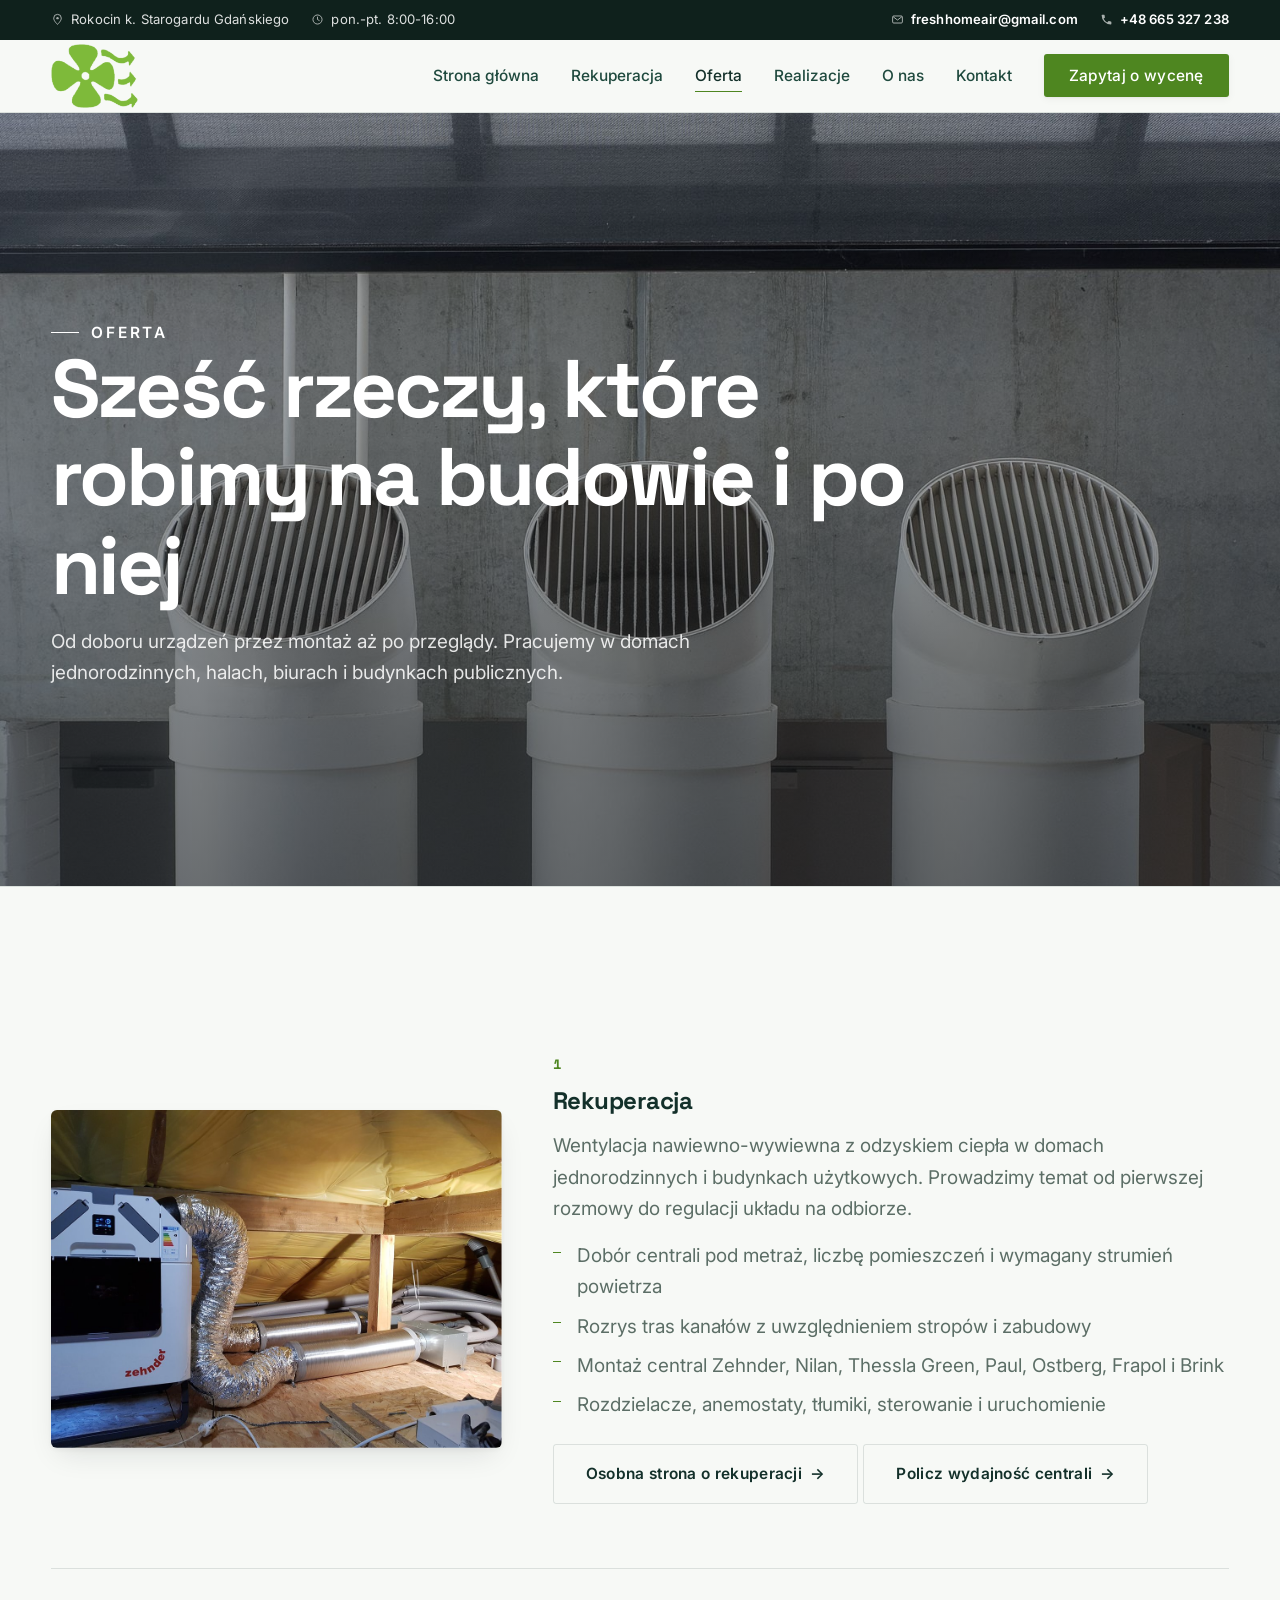
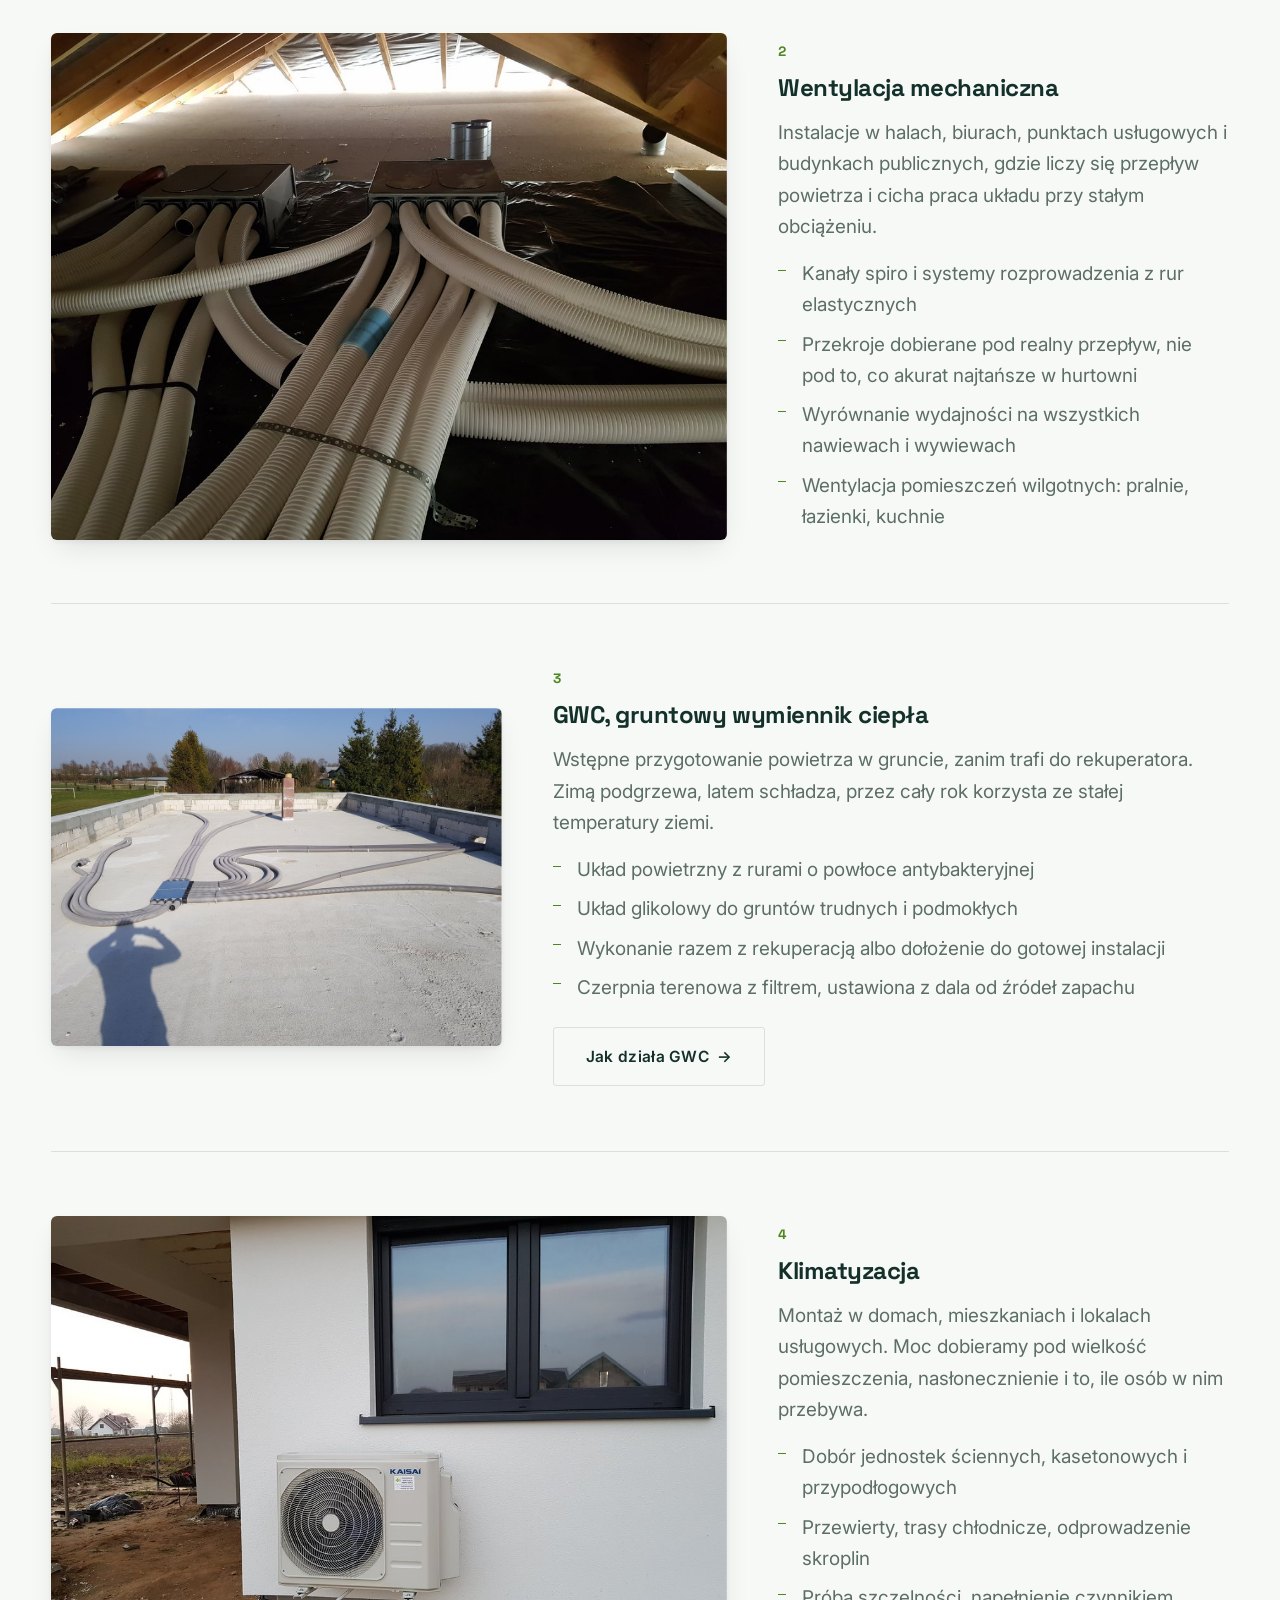
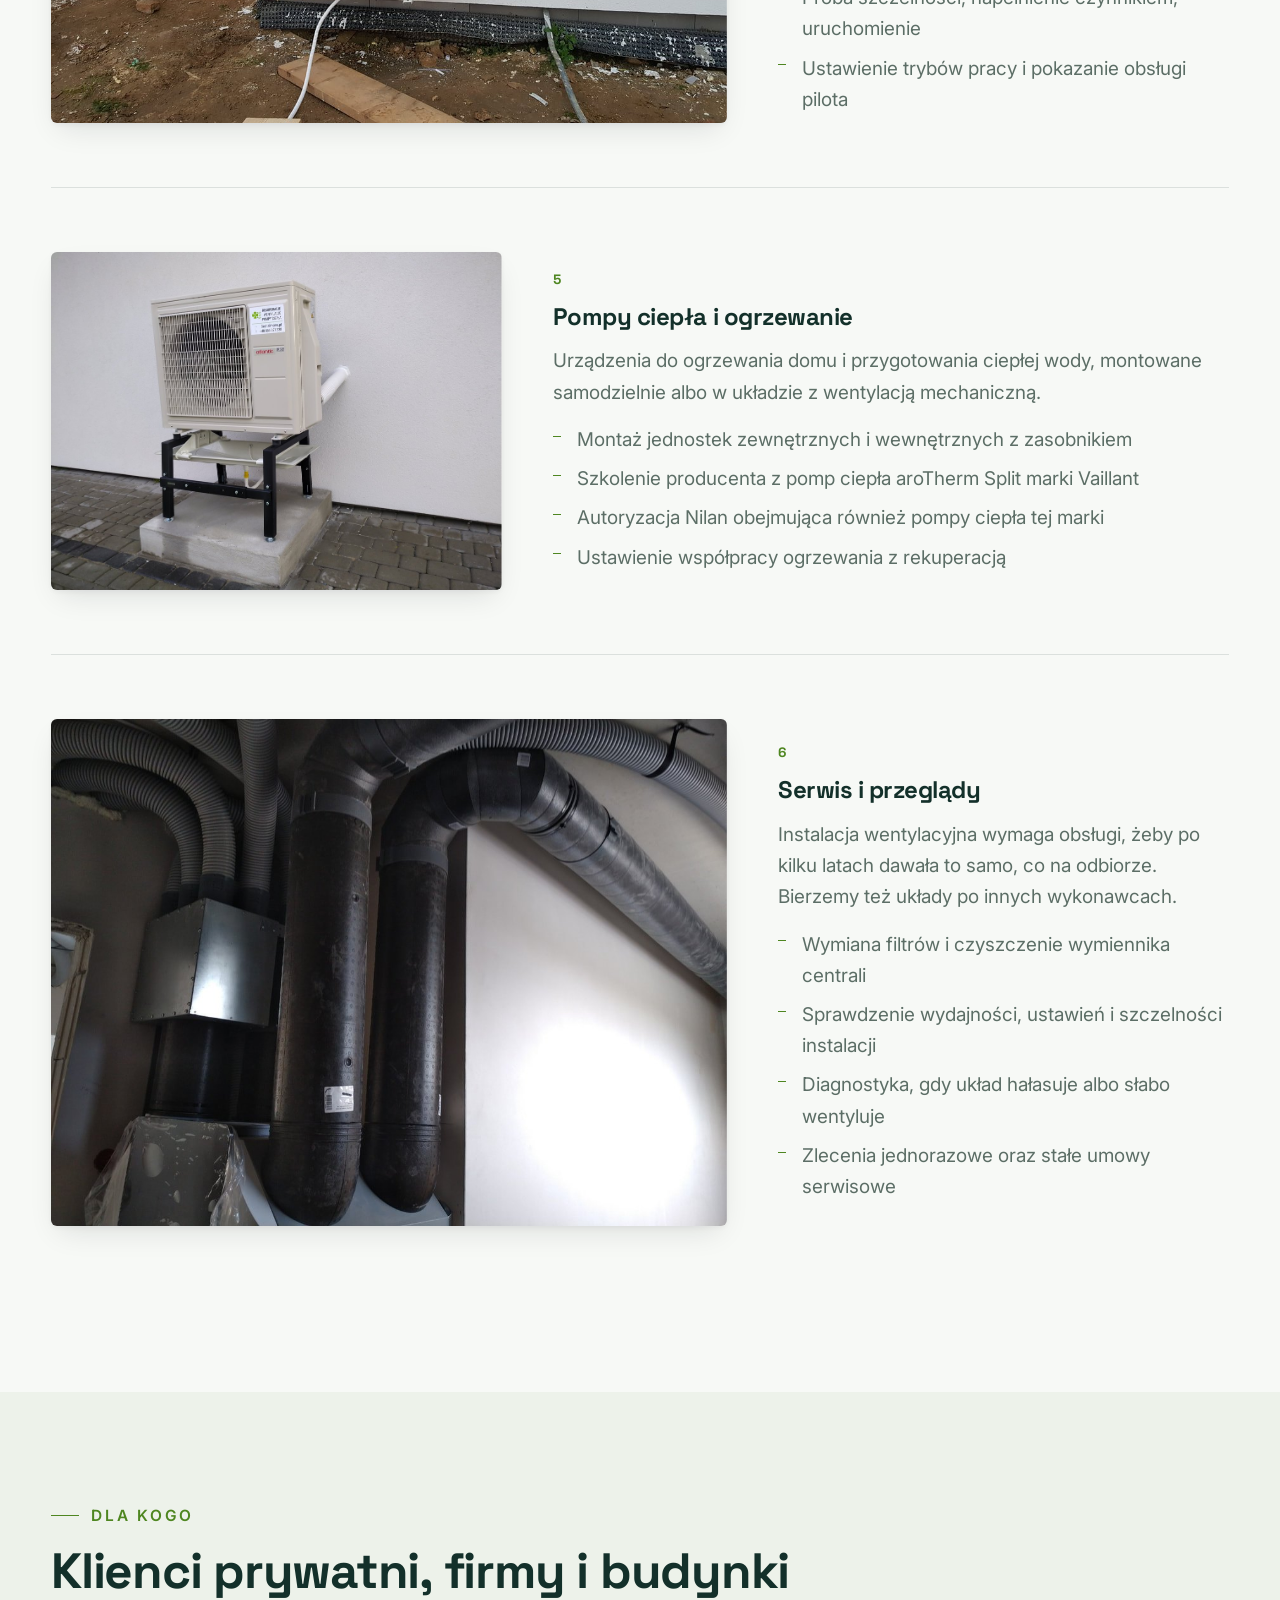
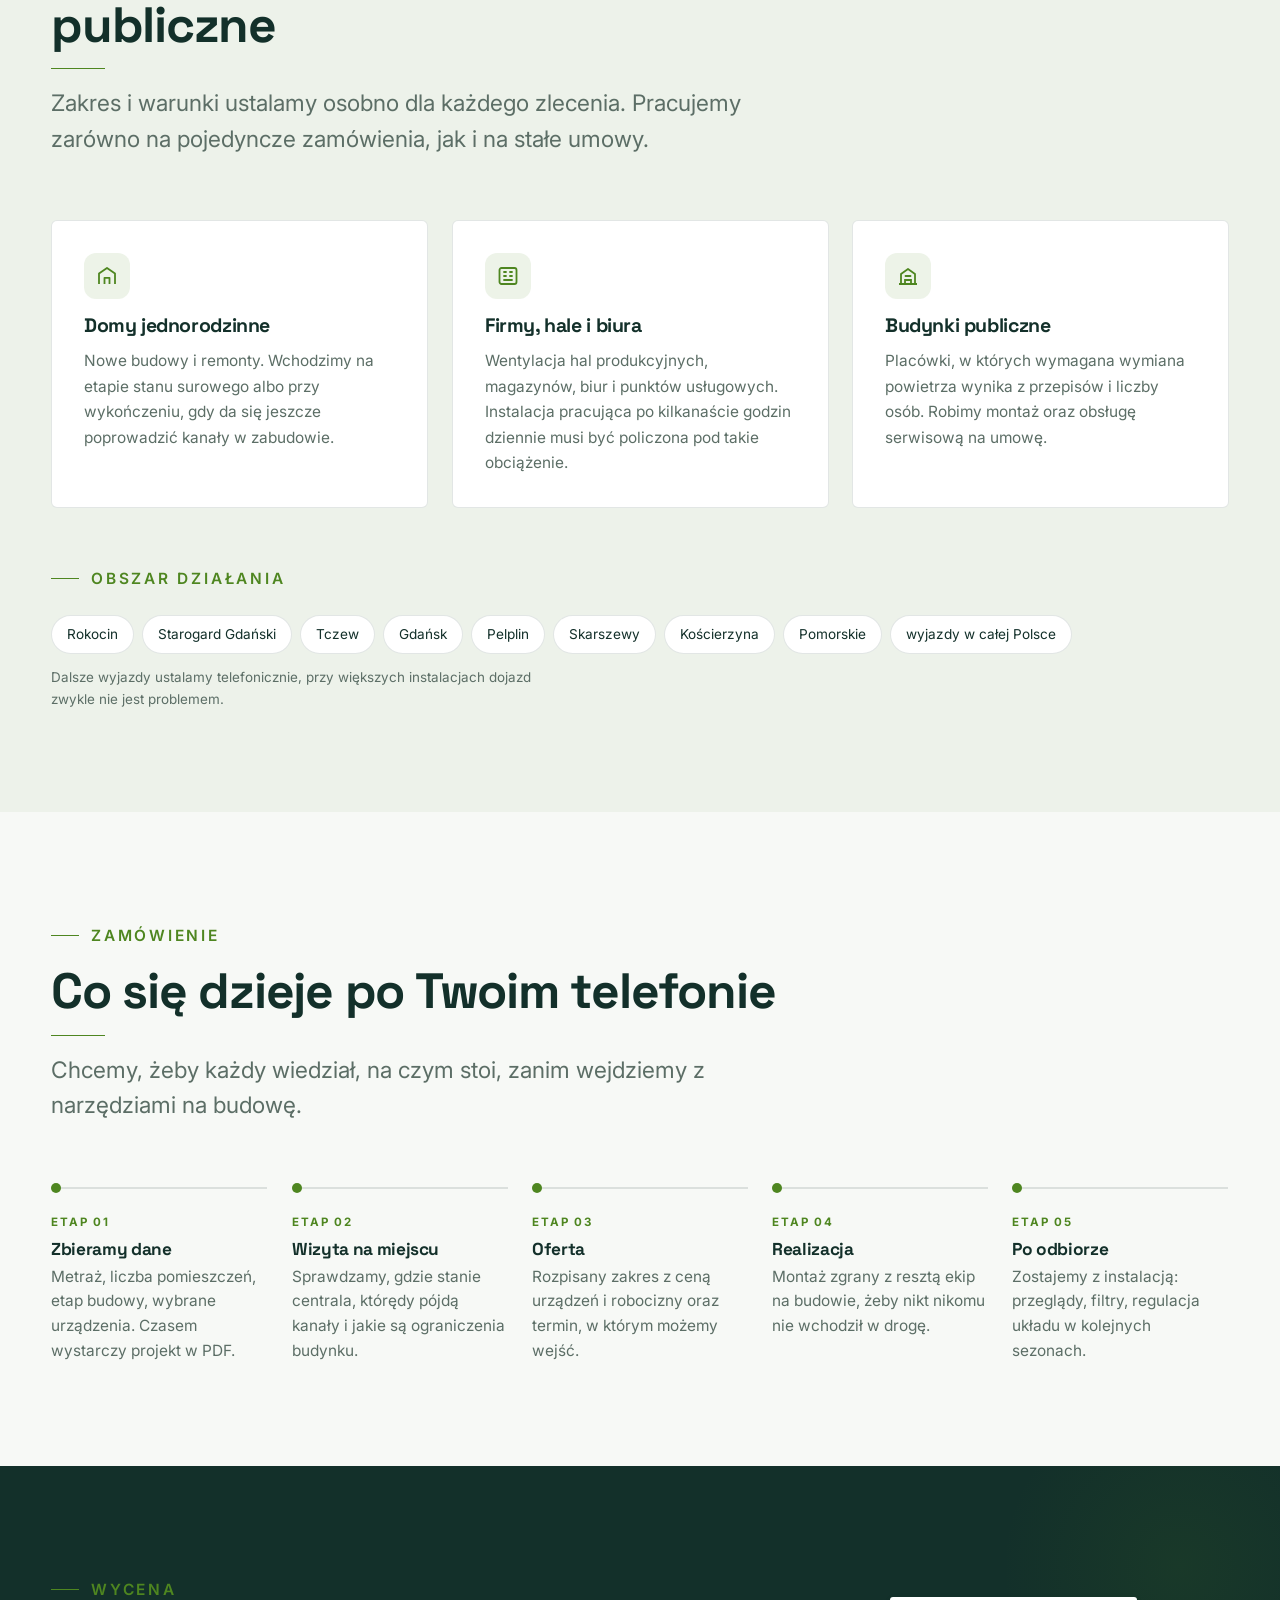
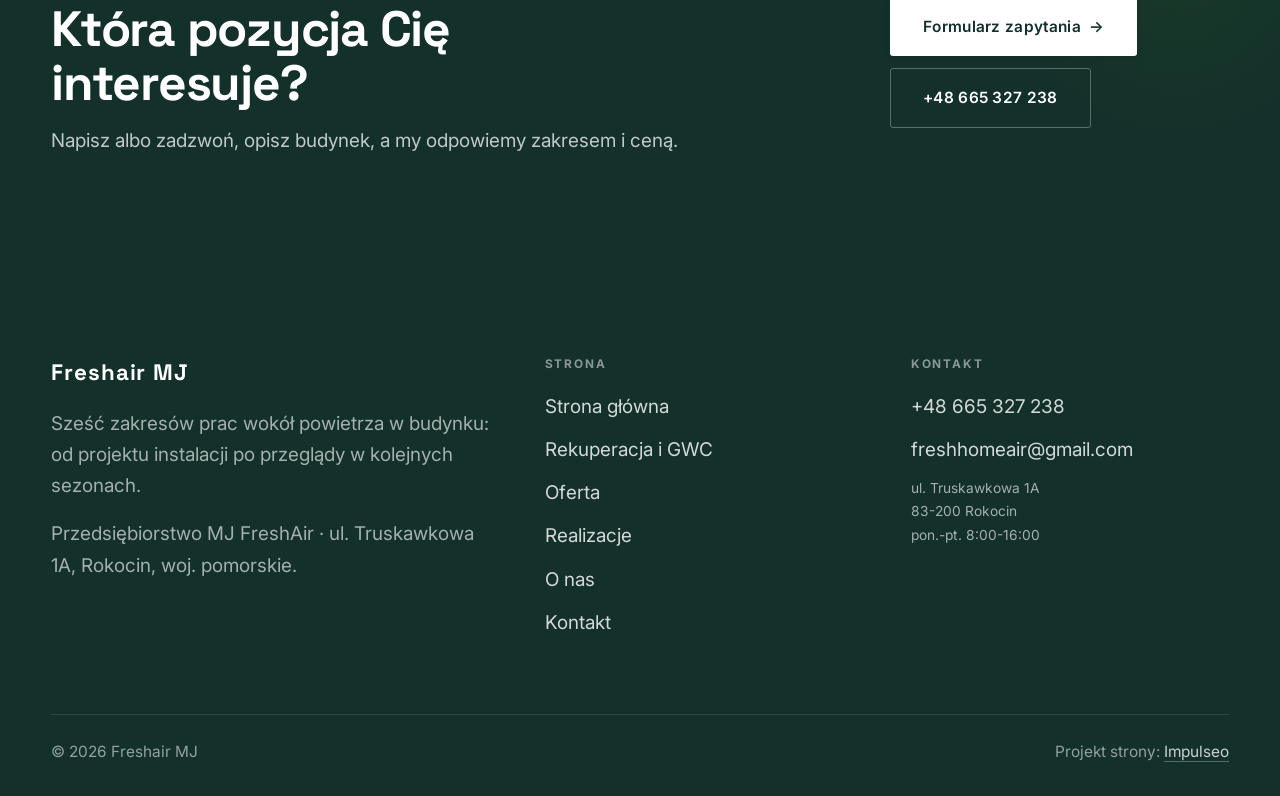
<file: oferta.html>
<!DOCTYPE html>
<html lang="pl">
<head>
<meta name="robots" content="noindex, nofollow">
<meta charset="UTF-8">
<meta name="viewport" content="width=device-width, initial-scale=1.0">
<title>Oferta - rekuperacja, wentylacja, klimatyzacja, pompy ciepła · Freshair MJ</title>
<meta name="description" content="Zakres prac Freshair MJ: rekuperacja, wentylacja mechaniczna, GWC, klimatyzacja, pompy ciepła, serwis i przeglądy. Domy, hale, biura i budynki publiczne. Zlecenia jednorazowe i stałe umowy serwisowe. Rokocin, Starogard Gdański, cała Polska.">
<meta name="theme-color" content="#0F211C">
<link rel="canonical" href="https://impulseo-pl.github.io/freshair-mj/oferta.html">
<meta property="og:type" content="website">
<meta property="og:title" content="Oferta - Freshair MJ">
<meta property="og:description" content="Rekuperacja, wentylacja mechaniczna, GWC, klimatyzacja, pompy ciepła, serwis i przeglądy.">
<meta property="og:image" content="img/ph-oferta.jpg">
<link rel="icon" href="img/logo.png">
<link rel="preconnect" href="https://fonts.googleapis.com">
<link rel="preconnect" href="https://fonts.gstatic.com" crossorigin>
<link href="https://fonts.googleapis.com/css2?family=Space+Grotesk:wght@500;600;700&family=Inter:wght@400;500;600&display=swap" rel="stylesheet">
<link rel="stylesheet" href="assets/styles.css">
<link rel="stylesheet" href="assets/premium.css">
</head>
<body>

<div class="topbar">
  <div class="wrap">
    <div class="tb-l">
      <span class="tb-i"><svg width="13" height="13" viewBox="0 0 24 24" fill="none" aria-hidden="true"><path d="M12 21s7-6.1 7-11.5A7 7 0 0 0 5 9.5C5 14.9 12 21 12 21Z" stroke="currentColor" stroke-width="1.8"/><circle cx="12" cy="9.5" r="2.2" fill="currentColor"/></svg> Rokocin k. Starogardu Gdańskiego</span>
      <span class="tb-i tb-hide"><svg width="13" height="13" viewBox="0 0 24 24" fill="none" aria-hidden="true"><circle cx="12" cy="12" r="8.4" stroke="currentColor" stroke-width="1.8"/><path d="M12 7.5V12l3.2 1.9" stroke="currentColor" stroke-width="1.8" stroke-linecap="round"/></svg> pon.-pt. 8:00-16:00</span>
    </div>
    <div class="tb-r">
      <span class="tb-i tb-hide"><svg width="13" height="13" viewBox="0 0 24 24" fill="none" aria-hidden="true"><rect x="3" y="5.5" width="18" height="13" rx="2" stroke="currentColor" stroke-width="1.8"/><path d="m4 7 8 6 8-6" stroke="currentColor" stroke-width="1.8"/></svg> <a href="mailto:freshhomeair@gmail.com">freshhomeair@gmail.com</a></span>
      <span class="tb-i"><svg width="13" height="13" viewBox="0 0 24 24" fill="none" aria-hidden="true"><path d="M6.6 10.8a15.5 15.5 0 0 0 6.6 6.6l2.2-2.2a1 1 0 0 1 1-.24 11.4 11.4 0 0 0 3.6.58 1 1 0 0 1 1 1V20a1 1 0 0 1-1 1A17 17 0 0 1 3 4a1 1 0 0 1 1-1h3.5a1 1 0 0 1 1 1c0 1.25.2 2.46.58 3.6a1 1 0 0 1-.25 1l-2.23 2.2Z" fill="currentColor"/></svg> <a href="tel:+48665327238">+48 665 327 238</a></span>
    </div>
  </div>
</div>

<header class="nav">
  <div class="wrap nav-inner">
    <a class="brand brand-has-logo" href="index.html"><img class="brand-logo" src="img/logo.png" alt="Freshair MJ"></a>
    <nav class="nav-links">
      <a href="index.html">Strona główna</a>
      <a href="rekuperacja.html">Rekuperacja</a>
      <a href="oferta.html" class="active">Oferta</a>
      <a href="realizacje.html">Realizacje</a>
      <a href="o-nas.html">O nas</a>
      <a href="kontakt.html">Kontakt</a>
      <a href="kontakt.html" class="btn btn-accent">Zapytaj o wycenę</a>
    </nav>
    <button class="nav-toggle" aria-label="Menu"><span></span><span></span><span></span></button>
  </div>
</header>

<section class="pagehead">
  <img src="img/ph-oferta.jpg" alt="Kanały wentylacyjne i nawiewy w budynku">
  <div class="wrap">
    <span class="eyebrow">Oferta</span>
    <h1>Sześć rzeczy, które robimy na budowie i po niej</h1>
    <p>Od doboru urządzeń przez montaż aż po przeglądy. Pracujemy w domach jednorodzinnych, halach, biurach i budynkach publicznych.</p>
  </div>
</section>

<section>
  <div class="wrap">
    <div class="svc-row reveal">
      <div class="svc-row-art"><img src="img/r14.jpg" alt="Centrala rekuperacji z podłączonymi kanałami na poddaszu" loading="lazy"></div>
      <div>
        <span class="num">01</span>
        <h3>Rekuperacja</h3>
        <p class="muted">Wentylacja nawiewno-wywiewna z odzyskiem ciepła w domach jednorodzinnych i budynkach użytkowych. Prowadzimy temat od pierwszej rozmowy do regulacji układu na odbiorze.</p>
        <ul>
          <li>Dobór centrali pod metraż, liczbę pomieszczeń i wymagany strumień powietrza</li>
          <li>Rozrys tras kanałów z uwzględnieniem stropów i zabudowy</li>
          <li>Montaż central Zehnder, Nilan, Thessla Green, Paul, Ostberg, Frapol i Brink</li>
          <li>Rozdzielacze, anemostaty, tłumiki, sterowanie i uruchomienie</li>
        </ul>
        <a href="rekuperacja.html" class="btn btn-ghost" style="margin-top:var(--space-5)">Osobna strona o rekuperacji <span class="arr">→</span></a>
        <a href="index.html#konfigurator" class="btn btn-ghost" style="margin-top:var(--space-5)">Policz wydajność centrali <span class="arr">→</span></a>
      </div>
    </div>
    <div class="svc-row rev reveal">
      <div class="svc-row-art"><img src="img/r02.jpg" alt="Kanały elastyczne wentylacji prowadzone nad stropem" loading="lazy"></div>
      <div>
        <span class="num">02</span>
        <h3>Wentylacja mechaniczna</h3>
        <p class="muted">Instalacje w halach, biurach, punktach usługowych i budynkach publicznych, gdzie liczy się przepływ powietrza i cicha praca układu przy stałym obciążeniu.</p>
        <ul>
          <li>Kanały spiro i systemy rozprowadzenia z rur elastycznych</li>
          <li>Przekroje dobierane pod realny przepływ, nie pod to, co akurat najtańsze w hurtowni</li>
          <li>Wyrównanie wydajności na wszystkich nawiewach i wywiewach</li>
          <li>Wentylacja pomieszczeń wilgotnych: pralnie, łazienki, kuchnie</li>
        </ul>
      </div>
    </div>
    <div class="svc-row reveal">
      <div class="svc-row-art"><img src="img/r07.jpg" alt="Rury gruntowego wymiennika ciepła ułożone na płycie fundamentowej" loading="lazy"></div>
      <div>
        <span class="num">03</span>
        <h3>GWC, gruntowy wymiennik ciepła</h3>
        <p class="muted">Wstępne przygotowanie powietrza w gruncie, zanim trafi do rekuperatora. Zimą podgrzewa, latem schładza, przez cały rok korzysta ze stałej temperatury ziemi.</p>
        <ul>
          <li>Układ powietrzny z rurami o powłoce antybakteryjnej</li>
          <li>Układ glikolowy do gruntów trudnych i podmokłych</li>
          <li>Wykonanie razem z rekuperacją albo dołożenie do gotowej instalacji</li>
          <li>Czerpnia terenowa z filtrem, ustawiona z dala od źródeł zapachu</li>
        </ul>
        <a href="rekuperacja.html#gwc" class="btn btn-ghost" style="margin-top:var(--space-5)">Jak działa GWC <span class="arr">→</span></a>
      </div>
    </div>
    <div class="svc-row rev reveal">
      <div class="svc-row-art"><img src="img/r25.jpg" alt="Jednostka zewnętrzna klimatyzacji przy elewacji budynku" loading="lazy"></div>
      <div>
        <span class="num">04</span>
        <h3>Klimatyzacja</h3>
        <p class="muted">Montaż w domach, mieszkaniach i lokalach usługowych. Moc dobieramy pod wielkość pomieszczenia, nasłonecznienie i to, ile osób w nim przebywa.</p>
        <ul>
          <li>Dobór jednostek ściennych, kasetonowych i przypodłogowych</li>
          <li>Przewierty, trasy chłodnicze, odprowadzenie skroplin</li>
          <li>Próba szczelności, napełnienie czynnikiem, uruchomienie</li>
          <li>Ustawienie trybów pracy i pokazanie obsługi pilota</li>
        </ul>
      </div>
    </div>
    <div class="svc-row reveal">
      <div class="svc-row-art"><img src="img/r09.jpg" alt="Jednostka zewnętrzna pompy ciepła zamontowana na cokole" loading="lazy"></div>
      <div>
        <span class="num">05</span>
        <h3>Pompy ciepła i ogrzewanie</h3>
        <p class="muted">Urządzenia do ogrzewania domu i przygotowania ciepłej wody, montowane samodzielnie albo w układzie z wentylacją mechaniczną.</p>
        <ul>
          <li>Montaż jednostek zewnętrznych i wewnętrznych z zasobnikiem</li>
          <li>Szkolenie producenta z pomp ciepła aroTherm Split marki Vaillant</li>
          <li>Autoryzacja Nilan obejmująca również pompy ciepła tej marki</li>
          <li>Ustawienie współpracy ogrzewania z rekuperacją</li>
        </ul>
      </div>
    </div>
    <div class="svc-row rev reveal">
      <div class="svc-row-art"><img src="img/r22.jpg" alt="Izolowane kanały wentylacyjne pod stropem" loading="lazy"></div>
      <div>
        <span class="num">06</span>
        <h3>Serwis i przeglądy</h3>
        <p class="muted">Instalacja wentylacyjna wymaga obsługi, żeby po kilku latach dawała to samo, co na odbiorze. Bierzemy też układy po innych wykonawcach.</p>
        <ul>
          <li>Wymiana filtrów i czyszczenie wymiennika centrali</li>
          <li>Sprawdzenie wydajności, ustawień i szczelności instalacji</li>
          <li>Diagnostyka, gdy układ hałasuje albo słabo wentyluje</li>
          <li>Zlecenia jednorazowe oraz stałe umowy serwisowe</li>
        </ul>
      </div>
    </div>
  </div>
</section>

<section class="trust">
  <div class="wrap">
    <div class="head reveal">
      <span class="eyebrow">Dla kogo</span>
      <h2>Klienci prywatni, firmy i budynki publiczne</h2>
      <p>Zakres i warunki ustalamy osobno dla każdego zlecenia. Pracujemy zarówno na pojedyncze zamówienia, jak i na stałe umowy.</p>
    </div>
    <div class="svc-cards">
      <div class="svc-card reveal">
        <div class="sc-ic"><svg width="24" height="24" viewBox="0 0 24 24" fill="none" aria-hidden="true"><path d="M4 20V9.6L12 4l8 5.6V20" stroke="currentColor" stroke-width="1.8" stroke-linejoin="round"/><path d="M9.5 20v-6.2h5V20" stroke="currentColor" stroke-width="1.8" stroke-linejoin="round"/></svg></div>
        <h3>Domy jednorodzinne</h3>
        <p>Nowe budowy i remonty. Wchodzimy na etapie stanu surowego albo przy wykończeniu, gdy da się jeszcze poprowadzić kanały w zabudowie.</p>
      </div>
      <div class="svc-card reveal">
        <div class="sc-ic"><svg width="24" height="24" viewBox="0 0 24 24" fill="none" aria-hidden="true"><rect x="3.5" y="4" width="17" height="16" rx="2" stroke="currentColor" stroke-width="1.8"/><path d="M8 8h2m4 0h2M8 12h2m4 0h2M8 16h8" stroke="currentColor" stroke-width="1.8" stroke-linecap="round"/></svg></div>
        <h3>Firmy, hale i biura</h3>
        <p>Wentylacja hal produkcyjnych, magazynów, biur i punktów usługowych. Instalacja pracująca po kilkanaście godzin dziennie musi być policzona pod takie obciążenie.</p>
      </div>
      <div class="svc-card reveal">
        <div class="sc-ic"><svg width="24" height="24" viewBox="0 0 24 24" fill="none" aria-hidden="true"><path d="M3 20h18M5 20V10l7-5 7 5v10" stroke="currentColor" stroke-width="1.8" stroke-linejoin="round"/><path d="M9 20v-4h6v4M9.5 12h5" stroke="currentColor" stroke-width="1.8" stroke-linecap="round"/></svg></div>
        <h3>Budynki publiczne</h3>
        <p>Placówki, w których wymagana wymiana powietrza wynika z przepisów i liczby osób. Robimy montaż oraz obsługę serwisową na umowę.</p>
      </div>
    </div>
    <div class="reveal" style="margin-top:var(--space-7)">
      <span class="eyebrow">Obszar działania</span>
      <div class="area-list">
        <span>Rokocin</span><span>Starogard Gdański</span><span>Tczew</span><span>Gdańsk</span><span>Pelplin</span><span>Skarszewy</span><span>Kościerzyna</span><span>Pomorskie</span><span>wyjazdy w całej Polsce</span>
      </div>
      <p class="lead-note">Dalsze wyjazdy ustalamy telefonicznie, przy większych instalacjach dojazd zwykle nie jest problemem.</p>
    </div>
  </div>
</section>

<section>
  <div class="wrap">
    <div class="head reveal">
      <span class="eyebrow">Zamówienie</span>
      <h2>Co się dzieje po Twoim telefonie</h2>
      <p>Chcemy, żeby każdy wiedział, na czym stoi, zanim wejdziemy z narzędziami na budowę.</p>
    </div>
    <div class="steps">
      <div class="step reveal"><div class="st-n">Etap 01</div><h3>Zbieramy dane</h3><p>Metraż, liczba pomieszczeń, etap budowy, wybrane urządzenia. Czasem wystarczy projekt w PDF.</p></div>
      <div class="step reveal"><div class="st-n">Etap 02</div><h3>Wizyta na miejscu</h3><p>Sprawdzamy, gdzie stanie centrala, którędy pójdą kanały i jakie są ograniczenia budynku.</p></div>
      <div class="step reveal"><div class="st-n">Etap 03</div><h3>Oferta</h3><p>Rozpisany zakres z ceną urządzeń i robocizny oraz termin, w którym możemy wejść.</p></div>
      <div class="step reveal"><div class="st-n">Etap 04</div><h3>Realizacja</h3><p>Montaż zgrany z resztą ekip na budowie, żeby nikt nikomu nie wchodził w drogę.</p></div>
      <div class="step reveal"><div class="st-n">Etap 05</div><h3>Po odbiorze</h3><p>Zostajemy z instalacją: przeglądy, filtry, regulacja układu w kolejnych sezonach.</p></div>
    </div>
  </div>
</section>

<section class="cta">
  <div class="wrap">
    <div class="reveal">
      <span class="eyebrow">Wycena</span>
      <h2>Która pozycja Cię interesuje?</h2>
      <p>Napisz albo zadzwoń, opisz budynek, a my odpowiemy zakresem i ceną.</p>
    </div>
    <div class="cta-actions reveal">
      <a href="kontakt.html" class="btn btn-light">Formularz zapytania <span class="arr">→</span></a>
      <a href="tel:+48665327238" class="btn btn-ghost" style="color:#fff;border-color:rgba(255,255,255,.3)">+48 665 327 238</a>
    </div>
  </div>
</section>

<footer>
  <div class="wrap">
    <div class="foot-grid">
      <div class="foot-brand">
        <div class="name">Freshair MJ</div>
        <p>Sześć zakresów prac wokół powietrza w budynku: od projektu instalacji po przeglądy w kolejnych sezonach.</p>
        <p class="foot-legal">Przedsiębiorstwo MJ FreshAir · ul. Truskawkowa 1A, Rokocin, woj. pomorskie.</p>
      </div>
      <div class="foot-col">
        <h4>Strona</h4>
        <a href="index.html">Strona główna</a>
        <a href="rekuperacja.html">Rekuperacja i GWC</a>
        <a href="oferta.html">Oferta</a>
        <a href="realizacje.html">Realizacje</a>
        <a href="o-nas.html">O nas</a>
        <a href="kontakt.html">Kontakt</a>
      </div>
      <div class="foot-col">
        <h4>Kontakt</h4>
        <a href="tel:+48665327238">+48 665 327 238</a>
        <a href="mailto:freshhomeair@gmail.com">freshhomeair@gmail.com</a>
        <span class="fc-line">ul. Truskawkowa 1A</span>
        <span class="fc-line">83-200 Rokocin</span>
        <span class="fc-line">pon.-pt. 8:00-16:00</span>
      </div>
    </div>
    <div class="foot-bot">
      <span>© <span data-year>2026</span> Freshair MJ</span>
      <span>Projekt strony: <a class="foot-credit" href="https://impulseo.pl" target="_blank" rel="noopener">Impulseo</a></span>
    </div>
  </div>
</footer>

<div class="callbar">
  <a class="cb-call" href="tel:+48665327238"><svg width="16" height="16" viewBox="0 0 24 24" fill="none" aria-hidden="true"><path d="M6.6 10.8a15.5 15.5 0 0 0 6.6 6.6l2.2-2.2a1 1 0 0 1 1-.24 11.4 11.4 0 0 0 3.6.58 1 1 0 0 1 1 1V20a1 1 0 0 1-1 1A17 17 0 0 1 3 4a1 1 0 0 1 1-1h3.5a1 1 0 0 1 1 1c0 1.25.2 2.46.58 3.6a1 1 0 0 1-.25 1l-2.23 2.2Z" fill="currentColor"/></svg> Telefon</a>
  <a class="cb-mail" href="kontakt.html"><svg width="16" height="16" viewBox="0 0 24 24" fill="none" aria-hidden="true"><rect x="3" y="5.5" width="18" height="13" rx="2" stroke="currentColor" stroke-width="1.8"/><path d="m4 7 8 6 8-6" stroke="currentColor" stroke-width="1.8"/></svg> Wycena</a>
</div>

<script src="assets/main.js"></script>
<script src="assets/premium.js"></script>
</body>
</html>
</file>
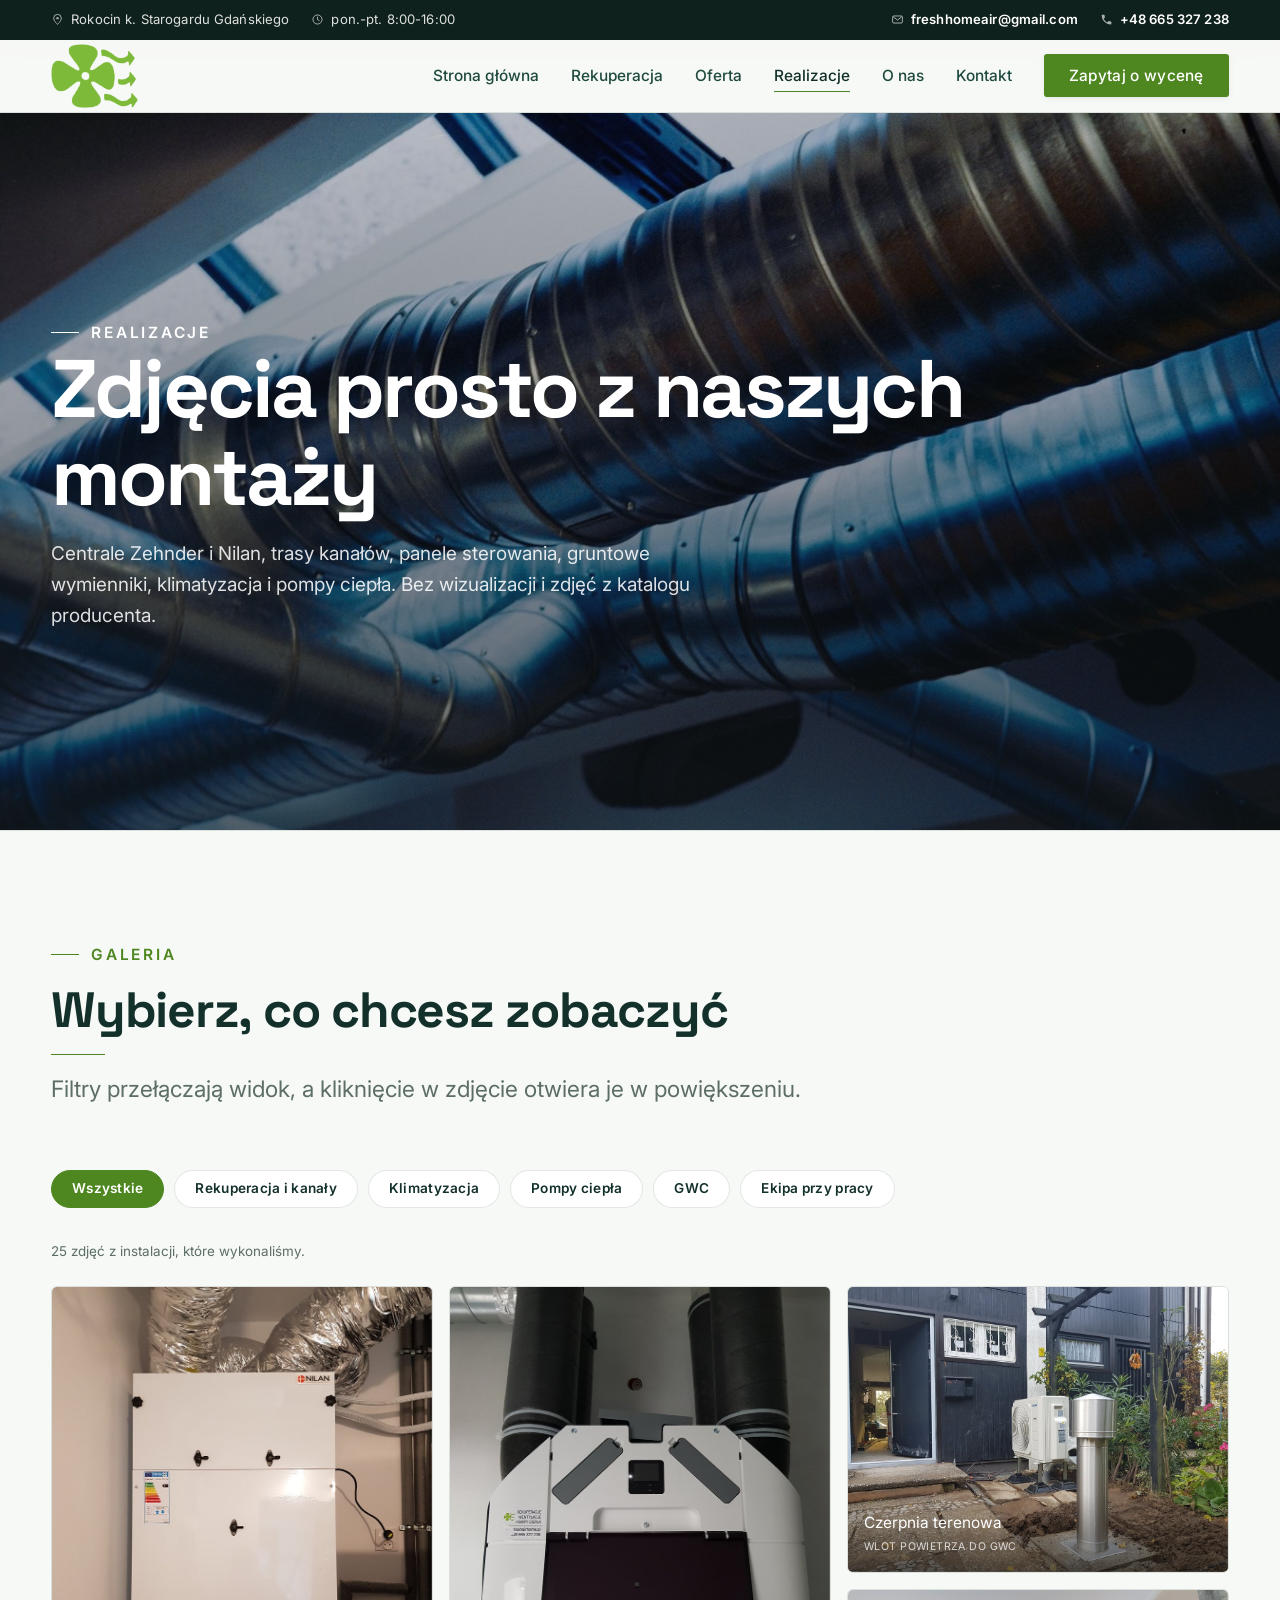
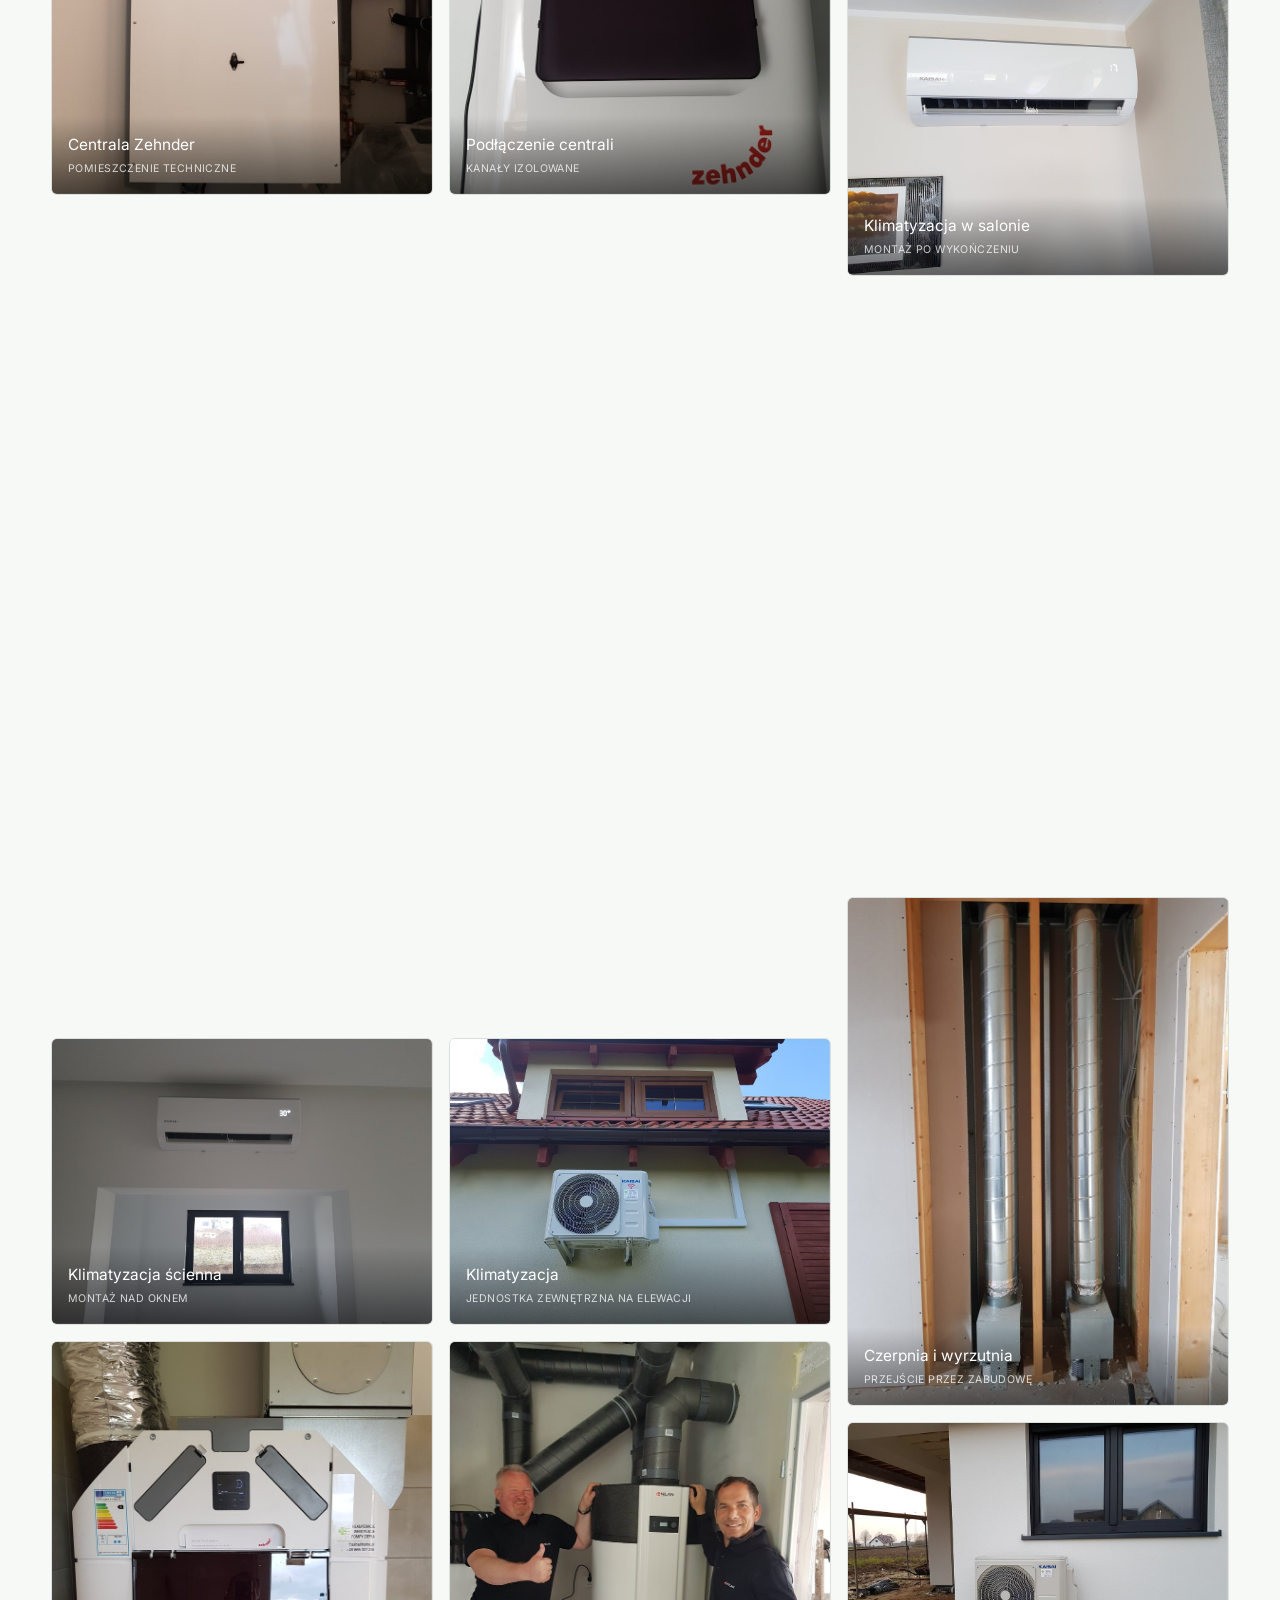
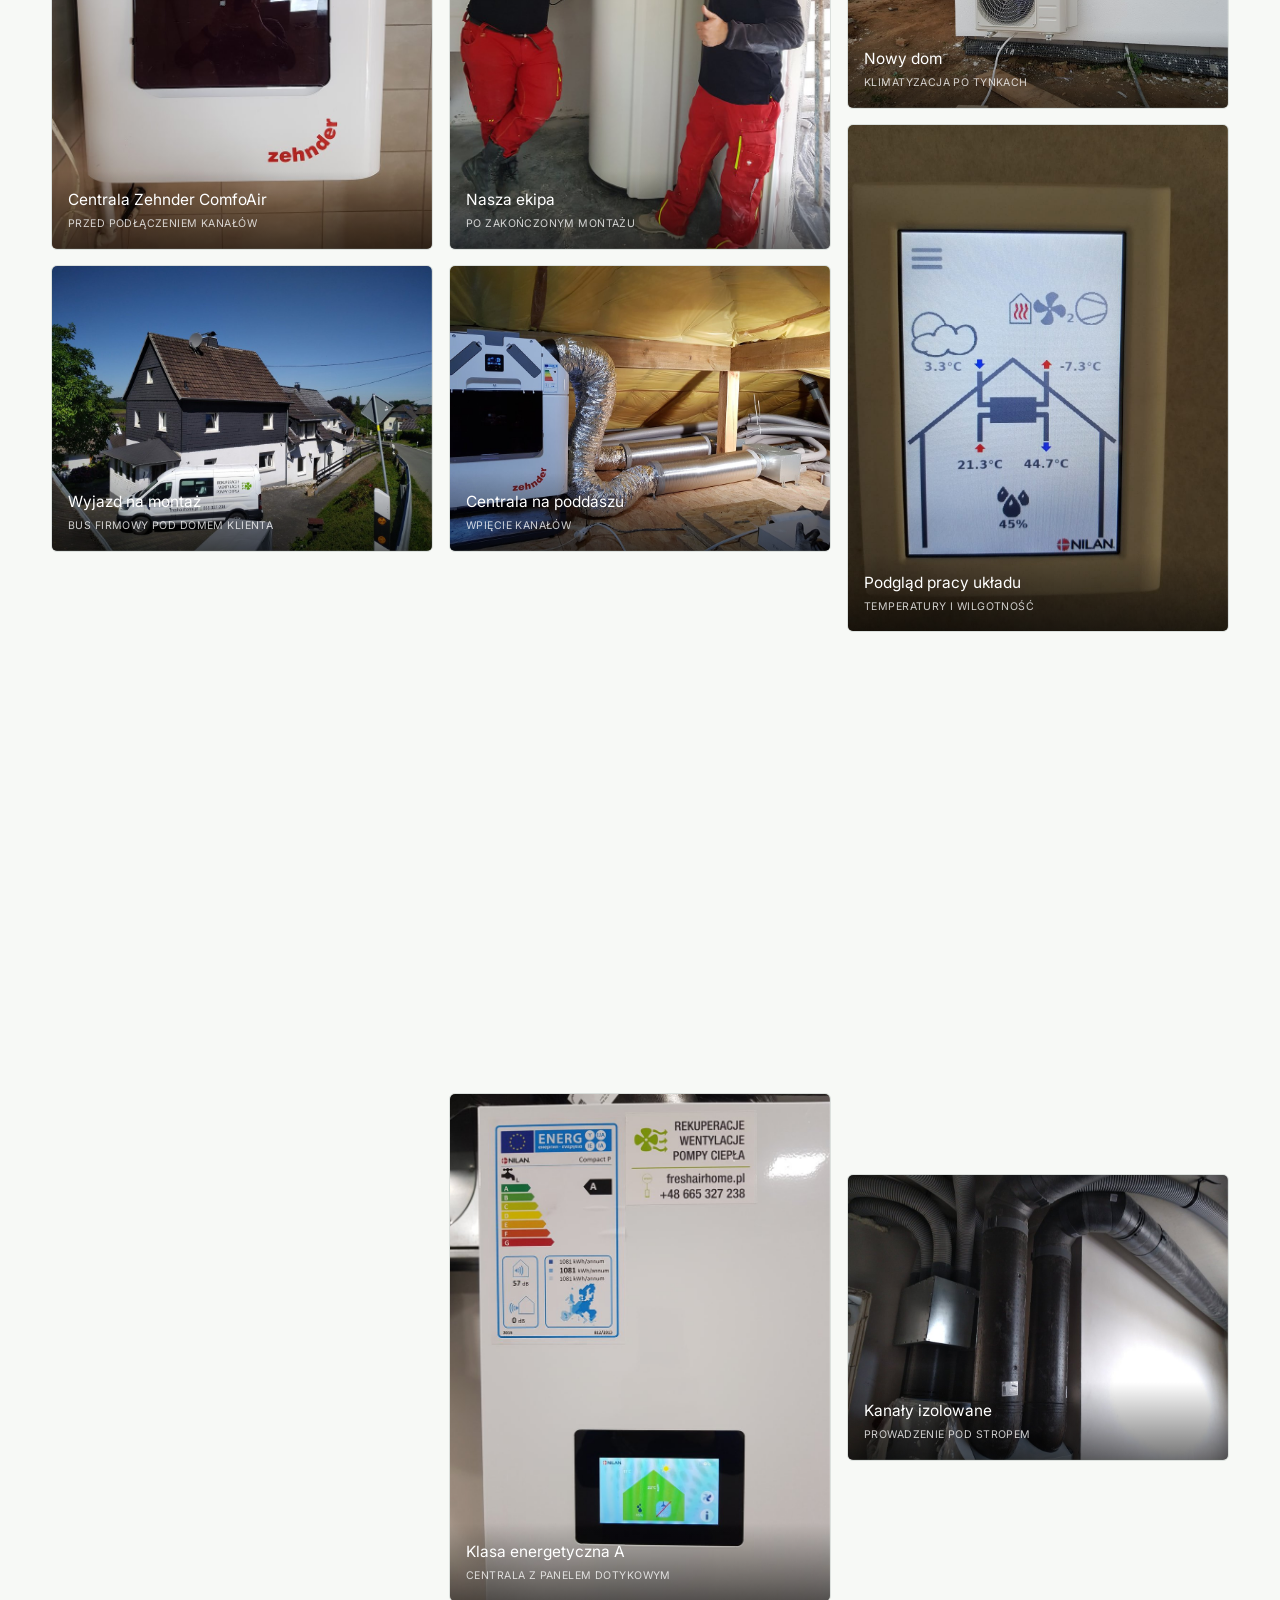
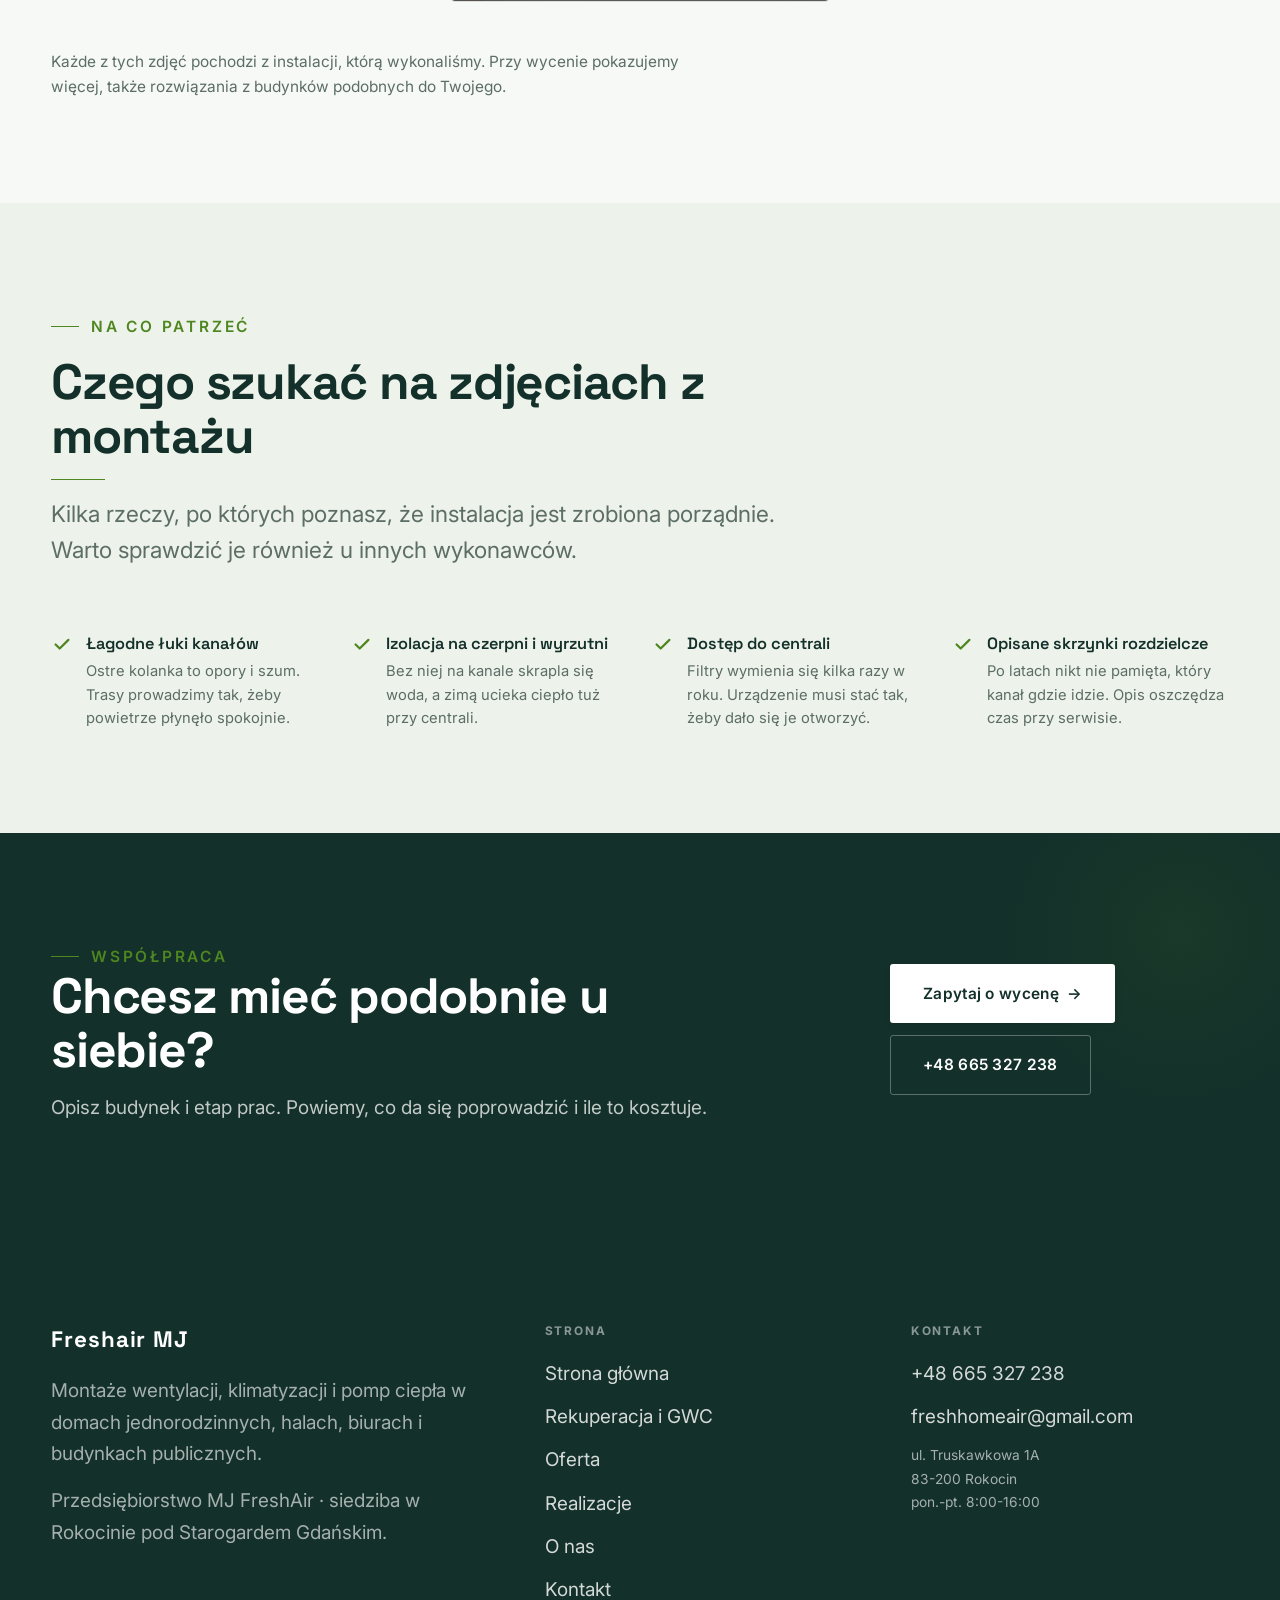
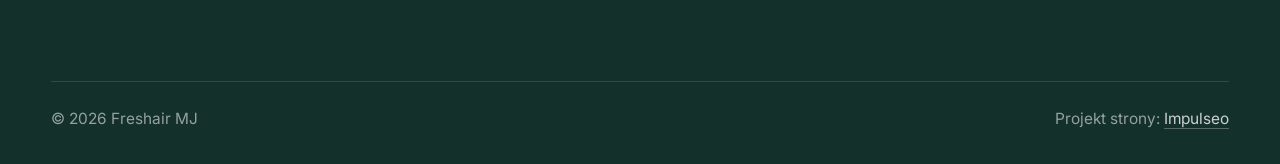
<file: realizacje.html>
<!DOCTYPE html>
<html lang="pl">
<head>
<meta name="robots" content="noindex, nofollow">
<meta charset="UTF-8">
<meta name="viewport" content="width=device-width, initial-scale=1.0">
<title>Realizacje - Freshair MJ · rekuperacja, klimatyzacja, pompy ciepła</title>
<meta name="description" content="Zdjęcia z montaży Freshair MJ: centrale Zehnder i Nilan, trasy kanałów, panele sterowania, gruntowe wymienniki ciepła, klimatyzacja i pompy ciepła. Domy jednorodzinne i budynki użytkowe na Pomorzu.">
<meta name="theme-color" content="#0F211C">
<link rel="canonical" href="https://impulseo-pl.github.io/freshair-mj/realizacje.html">
<meta property="og:type" content="website">
<meta property="og:title" content="Realizacje - Freshair MJ">
<meta property="og:description" content="Centrale, trasy kanałów, GWC, klimatyzacja i pompy ciepła z naszych montaży.">
<meta property="og:image" content="img/ph-realizacje.jpg">
<link rel="icon" href="img/logo.png">
<link rel="preconnect" href="https://fonts.googleapis.com">
<link rel="preconnect" href="https://fonts.gstatic.com" crossorigin>
<link href="https://fonts.googleapis.com/css2?family=Space+Grotesk:wght@500;600;700&family=Inter:wght@400;500;600&display=swap" rel="stylesheet">
<link rel="stylesheet" href="assets/styles.css">
<link rel="stylesheet" href="assets/premium.css">
</head>
<body>

<div class="topbar">
  <div class="wrap">
    <div class="tb-l">
      <span class="tb-i"><svg width="13" height="13" viewBox="0 0 24 24" fill="none" aria-hidden="true"><path d="M12 21s7-6.1 7-11.5A7 7 0 0 0 5 9.5C5 14.9 12 21 12 21Z" stroke="currentColor" stroke-width="1.8"/><circle cx="12" cy="9.5" r="2.2" fill="currentColor"/></svg> Rokocin k. Starogardu Gdańskiego</span>
      <span class="tb-i tb-hide"><svg width="13" height="13" viewBox="0 0 24 24" fill="none" aria-hidden="true"><circle cx="12" cy="12" r="8.4" stroke="currentColor" stroke-width="1.8"/><path d="M12 7.5V12l3.2 1.9" stroke="currentColor" stroke-width="1.8" stroke-linecap="round"/></svg> pon.-pt. 8:00-16:00</span>
    </div>
    <div class="tb-r">
      <span class="tb-i tb-hide"><svg width="13" height="13" viewBox="0 0 24 24" fill="none" aria-hidden="true"><rect x="3" y="5.5" width="18" height="13" rx="2" stroke="currentColor" stroke-width="1.8"/><path d="m4 7 8 6 8-6" stroke="currentColor" stroke-width="1.8"/></svg> <a href="mailto:freshhomeair@gmail.com">freshhomeair@gmail.com</a></span>
      <span class="tb-i"><svg width="13" height="13" viewBox="0 0 24 24" fill="none" aria-hidden="true"><path d="M6.6 10.8a15.5 15.5 0 0 0 6.6 6.6l2.2-2.2a1 1 0 0 1 1-.24 11.4 11.4 0 0 0 3.6.58 1 1 0 0 1 1 1V20a1 1 0 0 1-1 1A17 17 0 0 1 3 4a1 1 0 0 1 1-1h3.5a1 1 0 0 1 1 1c0 1.25.2 2.46.58 3.6a1 1 0 0 1-.25 1l-2.23 2.2Z" fill="currentColor"/></svg> <a href="tel:+48665327238">+48 665 327 238</a></span>
    </div>
  </div>
</div>

<header class="nav">
  <div class="wrap nav-inner">
    <a class="brand brand-has-logo" href="index.html"><img class="brand-logo" src="img/logo.png" alt="Freshair MJ"></a>
    <nav class="nav-links">
      <a href="index.html">Strona główna</a>
      <a href="rekuperacja.html">Rekuperacja</a>
      <a href="oferta.html">Oferta</a>
      <a href="realizacje.html" class="active">Realizacje</a>
      <a href="o-nas.html">O nas</a>
      <a href="kontakt.html">Kontakt</a>
      <a href="kontakt.html" class="btn btn-accent">Zapytaj o wycenę</a>
    </nav>
    <button class="nav-toggle" aria-label="Menu"><span></span><span></span><span></span></button>
  </div>
</header>

<section class="pagehead">
  <img src="img/ph-realizacje.jpg" alt="Kanały wentylacyjne prowadzone pod stropem budynku">
  <div class="wrap">
    <span class="eyebrow">Realizacje</span>
    <h1>Zdjęcia prosto z naszych montaży</h1>
    <p>Centrale Zehnder i Nilan, trasy kanałów, panele sterowania, gruntowe wymienniki, klimatyzacja i pompy ciepła. Bez wizualizacji i zdjęć z katalogu producenta.</p>
  </div>
</section>

<section>
  <div class="wrap">
    <div class="head reveal">
      <span class="eyebrow">Galeria</span>
      <h2>Wybierz, co chcesz zobaczyć</h2>
      <p>Filtry przełączają widok, a kliknięcie w zdjęcie otwiera je w powiększeniu.</p>
    </div>
    <div class="gal-filters reveal">
      <button type="button" class="on" data-cat="all">Wszystkie</button>
      <button type="button" data-cat="rek">Rekuperacja i kanały</button>
      <button type="button" data-cat="klim">Klimatyzacja</button>
      <button type="button" data-cat="pc">Pompy ciepła</button>
      <button type="button" data-cat="gwc">GWC</button>
      <button type="button" data-cat="ekipa">Ekipa przy pracy</button>
    </div>
    <p class="gal-count reveal">25 zdjęć z instalacji, które wykonaliśmy.</p>

    <div class="gallery-masonry">
      <div class="m-tile reveal" data-cat="rek"><img src="img/r01.jpg" alt="Centrala rekuperacji Zehnder w pomieszczeniu technicznym" loading="lazy"><div class="cap">Centrala Zehnder<small>Pomieszczenie techniczne</small></div></div>
      <div class="m-tile reveal" data-cat="rek"><img src="img/r02.jpg" alt="Rury elastyczne rekuperacji rozprowadzone pod dachem" loading="lazy"><div class="cap">Rozprowadzenie kanałów<small>Poddasze, stan surowy</small></div></div>
      <div class="m-tile reveal" data-cat="rek"><img src="img/r03.jpg" alt="Centrala Nilan Compact z podłączonymi kanałami i panelem sterowania" loading="lazy"><div class="cap">Centrala Nilan Compact<small>Wentylacja z odzyskiem ciepła</small></div></div>
      <div class="m-tile reveal" data-cat="klim"><img src="img/r08.jpg" alt="Jednostka wewnętrzna klimatyzacji zamontowana nad oknem" loading="lazy"><div class="cap">Klimatyzacja ścienna<small>Montaż nad oknem</small></div></div>
      <div class="m-tile reveal" data-cat="rek"><img src="img/r04.jpg" alt="Centrala Zehnder ComfoAir przygotowana do podłączenia kanałów" loading="lazy"><div class="cap">Centrala Zehnder ComfoAir<small>Przed podłączeniem kanałów</small></div></div>
      <div class="m-tile reveal" data-cat="ekipa"><img src="img/r16.jpg" alt="Bus firmowy Freshair MJ przed budynkiem po zakończonym montażu" loading="lazy"><div class="cap">Wyjazd na montaż<small>Bus firmowy pod domem klienta</small></div></div>
      <div class="m-tile reveal" data-cat="rek"><img src="img/r13.jpg" alt="Skrzynka rozdzielcza i kanały spiro pod stropem" loading="lazy"><div class="cap">Skrzynki rozdzielcze<small>Kanały spiro pod stropem</small></div></div>
      <div class="m-tile reveal" data-cat="gwc"><img src="img/r07.jpg" alt="Rury gruntowego wymiennika ciepła rozłożone na płycie fundamentowej" loading="lazy"><div class="cap">Gruntowy wymiennik ciepła<small>Układanie rur na płycie</small></div></div>
      <div class="m-tile reveal" data-cat="rek"><img src="img/r05.jpg" alt="Centrala Zehnder z podłączonymi kanałami wentylacyjnymi" loading="lazy"><div class="cap">Podłączenie centrali<small>Kanały izolowane</small></div></div>
      <div class="m-tile reveal" data-cat="pc"><img src="img/r09.jpg" alt="Jednostka zewnętrzna pompy ciepła ustawiona na stelażu" loading="lazy"><div class="cap">Pompa ciepła<small>Jednostka zewnętrzna na stelażu</small></div></div>
      <div class="m-tile reveal" data-cat="rek"><img src="img/r06.jpg" alt="Panel sterowania rekuperacji Nilan zamontowany na ścianie" loading="lazy"><div class="cap">Panel sterowania<small>Nilan, sterowanie wentylacją</small></div></div>
      <div class="m-tile reveal" data-cat="klim"><img src="img/r10.jpg" alt="Jednostka zewnętrzna klimatyzacji na elewacji domu jednorodzinnego" loading="lazy"><div class="cap">Klimatyzacja<small>Jednostka zewnętrzna na elewacji</small></div></div>
      <div class="m-tile reveal" data-cat="ekipa"><img src="img/r12.jpg" alt="Ekipa Freshair MJ przy zamontowanym zasobniku i centrali" loading="lazy"><div class="cap">Nasza ekipa<small>Po zakończonym montażu</small></div></div>
      <div class="m-tile reveal" data-cat="rek"><img src="img/r14.jpg" alt="Centrala rekuperacji z kanałem elastycznym na poddaszu" loading="lazy"><div class="cap">Centrala na poddaszu<small>Wpięcie kanałów</small></div></div>
      <div class="m-tile reveal" data-cat="pc"><img src="img/r11.jpg" alt="Zasobnik ciepłej wody i kanały wentylacyjne w pomieszczeniu technicznym" loading="lazy"><div class="cap">Pomieszczenie techniczne<small>Zasobnik i rozprowadzenie kanałów</small></div></div>
      <div class="m-tile reveal" data-cat="rek"><img src="img/r19.jpg" alt="Centrala z etykietą energetyczną klasy A i panelem dotykowym" loading="lazy"><div class="cap">Klasa energetyczna A<small>Centrala z panelem dotykowym</small></div></div>
      <div class="m-tile reveal" data-cat="gwc"><img src="img/r17.jpg" alt="Czerpnia terenowa gruntowego wymiennika ciepła obok jednostki zewnętrznej" loading="lazy"><div class="cap">Czerpnia terenowa<small>Wlot powietrza do GWC</small></div></div>
      <div class="m-tile reveal" data-cat="klim"><img src="img/r21.jpg" alt="Jednostka klimatyzacji zamontowana w salonie" loading="lazy"><div class="cap">Klimatyzacja w salonie<small>Montaż po wykończeniu</small></div></div>
      <div class="m-tile reveal" data-cat="rek"><img src="img/r20.jpg" alt="Centrala Zehnder z kanałami spiro na strychu" loading="lazy"><div class="cap">Centrala na strychu<small>Kanały spiro i tłumiki</small></div></div>
      <div class="m-tile reveal" data-cat="ekipa"><img src="img/r24.jpg" alt="Wiercenie otworu pod trasę chłodniczą w ścianie budynku" loading="lazy"><div class="cap">Przewiert w ścianie<small>Trasa chłodnicza</small></div></div>
      <div class="m-tile reveal" data-cat="rek"><img src="img/r15.jpg" alt="Czerpnia i wyrzutnia powietrza poprowadzone w zabudowie" loading="lazy"><div class="cap">Czerpnia i wyrzutnia<small>Przejście przez zabudowę</small></div></div>
      <div class="m-tile reveal" data-cat="klim"><img src="img/r25.jpg" alt="Jednostka zewnętrzna klimatyzacji przy elewacji nowego domu" loading="lazy"><div class="cap">Nowy dom<small>Klimatyzacja po tynkach</small></div></div>
      <div class="m-tile reveal" data-cat="rek"><img src="img/r18.jpg" alt="Panel pokazujący temperatury nawiewu i wywiewu oraz wilgotność powietrza" loading="lazy"><div class="cap">Podgląd pracy układu<small>Temperatury i wilgotność</small></div></div>
      <div class="m-tile reveal" data-cat="ekipa"><img src="img/r23.jpg" alt="Wiertnica diamentowa ustawiona do przewiertu w budynku" loading="lazy"><div class="cap">Wiertnica diamentowa<small>Przejścia przez przegrody</small></div></div>
      <div class="m-tile reveal" data-cat="rek"><img src="img/r22.jpg" alt="Izolowane kanały wentylacyjne poprowadzone pod stropem" loading="lazy"><div class="cap">Kanały izolowane<small>Prowadzenie pod stropem</small></div></div>
    </div>

    <p class="muted reveal" style="margin-top:var(--space-7);font-size:var(--text-sm);max-width:64ch">Każde z tych zdjęć pochodzi z instalacji, którą wykonaliśmy. Przy wycenie pokazujemy więcej, także rozwiązania z budynków podobnych do Twojego.</p>
  </div>
</section>

<section class="trust">
  <div class="wrap">
    <div class="head reveal">
      <span class="eyebrow">Na co patrzeć</span>
      <h2>Czego szukać na zdjęciach z montażu</h2>
      <p>Kilka rzeczy, po których poznasz, że instalacja jest zrobiona porządnie. Warto sprawdzić je również u innych wykonawców.</p>
    </div>
    <div class="assure reveal">
      <div><svg width="22" height="22" viewBox="0 0 24 24" fill="none" aria-hidden="true"><path d="m5 12.5 4.5 4.5L19 7.5" stroke="currentColor" stroke-width="2.4" stroke-linecap="round" stroke-linejoin="round"/></svg><span><b>Łagodne łuki kanałów</b>Ostre kolanka to opory i szum. Trasy prowadzimy tak, żeby powietrze płynęło spokojnie.</span></div>
      <div><svg width="22" height="22" viewBox="0 0 24 24" fill="none" aria-hidden="true"><path d="m5 12.5 4.5 4.5L19 7.5" stroke="currentColor" stroke-width="2.4" stroke-linecap="round" stroke-linejoin="round"/></svg><span><b>Izolacja na czerpni i wyrzutni</b>Bez niej na kanale skrapla się woda, a zimą ucieka ciepło tuż przy centrali.</span></div>
      <div><svg width="22" height="22" viewBox="0 0 24 24" fill="none" aria-hidden="true"><path d="m5 12.5 4.5 4.5L19 7.5" stroke="currentColor" stroke-width="2.4" stroke-linecap="round" stroke-linejoin="round"/></svg><span><b>Dostęp do centrali</b>Filtry wymienia się kilka razy w roku. Urządzenie musi stać tak, żeby dało się je otworzyć.</span></div>
      <div><svg width="22" height="22" viewBox="0 0 24 24" fill="none" aria-hidden="true"><path d="m5 12.5 4.5 4.5L19 7.5" stroke="currentColor" stroke-width="2.4" stroke-linecap="round" stroke-linejoin="round"/></svg><span><b>Opisane skrzynki rozdzielcze</b>Po latach nikt nie pamięta, który kanał gdzie idzie. Opis oszczędza czas przy serwisie.</span></div>
    </div>
  </div>
</section>

<section class="cta">
  <div class="wrap">
    <div class="reveal">
      <span class="eyebrow">Współpraca</span>
      <h2>Chcesz mieć podobnie u siebie?</h2>
      <p>Opisz budynek i etap prac. Powiemy, co da się poprowadzić i ile to kosztuje.</p>
    </div>
    <div class="cta-actions reveal">
      <a href="kontakt.html" class="btn btn-light">Zapytaj o wycenę <span class="arr">→</span></a>
      <a href="tel:+48665327238" class="btn btn-ghost" style="color:#fff;border-color:rgba(255,255,255,.3)">+48 665 327 238</a>
    </div>
  </div>
</section>

<footer>
  <div class="wrap">
    <div class="foot-grid">
      <div class="foot-brand">
        <div class="name">Freshair MJ</div>
        <p>Montaże wentylacji, klimatyzacji i pomp ciepła w domach jednorodzinnych, halach, biurach i budynkach publicznych.</p>
        <p class="foot-legal">Przedsiębiorstwo MJ FreshAir · siedziba w Rokocinie pod Starogardem Gdańskim.</p>
      </div>
      <div class="foot-col">
        <h4>Strona</h4>
        <a href="index.html">Strona główna</a>
        <a href="rekuperacja.html">Rekuperacja i GWC</a>
        <a href="oferta.html">Oferta</a>
        <a href="realizacje.html">Realizacje</a>
        <a href="o-nas.html">O nas</a>
        <a href="kontakt.html">Kontakt</a>
      </div>
      <div class="foot-col">
        <h4>Kontakt</h4>
        <a href="tel:+48665327238">+48 665 327 238</a>
        <a href="mailto:freshhomeair@gmail.com">freshhomeair@gmail.com</a>
        <span class="fc-line">ul. Truskawkowa 1A</span>
        <span class="fc-line">83-200 Rokocin</span>
        <span class="fc-line">pon.-pt. 8:00-16:00</span>
      </div>
    </div>
    <div class="foot-bot">
      <span>© <span data-year>2026</span> Freshair MJ</span>
      <span>Projekt strony: <a class="foot-credit" href="https://impulseo.pl" target="_blank" rel="noopener">Impulseo</a></span>
    </div>
  </div>
</footer>

<div class="callbar">
  <a class="cb-call" href="tel:+48665327238"><svg width="16" height="16" viewBox="0 0 24 24" fill="none" aria-hidden="true"><path d="M6.6 10.8a15.5 15.5 0 0 0 6.6 6.6l2.2-2.2a1 1 0 0 1 1-.24 11.4 11.4 0 0 0 3.6.58 1 1 0 0 1 1 1V20a1 1 0 0 1-1 1A17 17 0 0 1 3 4a1 1 0 0 1 1-1h3.5a1 1 0 0 1 1 1c0 1.25.2 2.46.58 3.6a1 1 0 0 1-.25 1l-2.23 2.2Z" fill="currentColor"/></svg> Telefon</a>
  <a class="cb-mail" href="kontakt.html"><svg width="16" height="16" viewBox="0 0 24 24" fill="none" aria-hidden="true"><rect x="3" y="5.5" width="18" height="13" rx="2" stroke="currentColor" stroke-width="1.8"/><path d="m4 7 8 6 8-6" stroke="currentColor" stroke-width="1.8"/></svg> Wycena</a>
</div>

<script src="assets/main.js"></script>
<script src="assets/premium.js"></script>
</body>
</html>
</file>
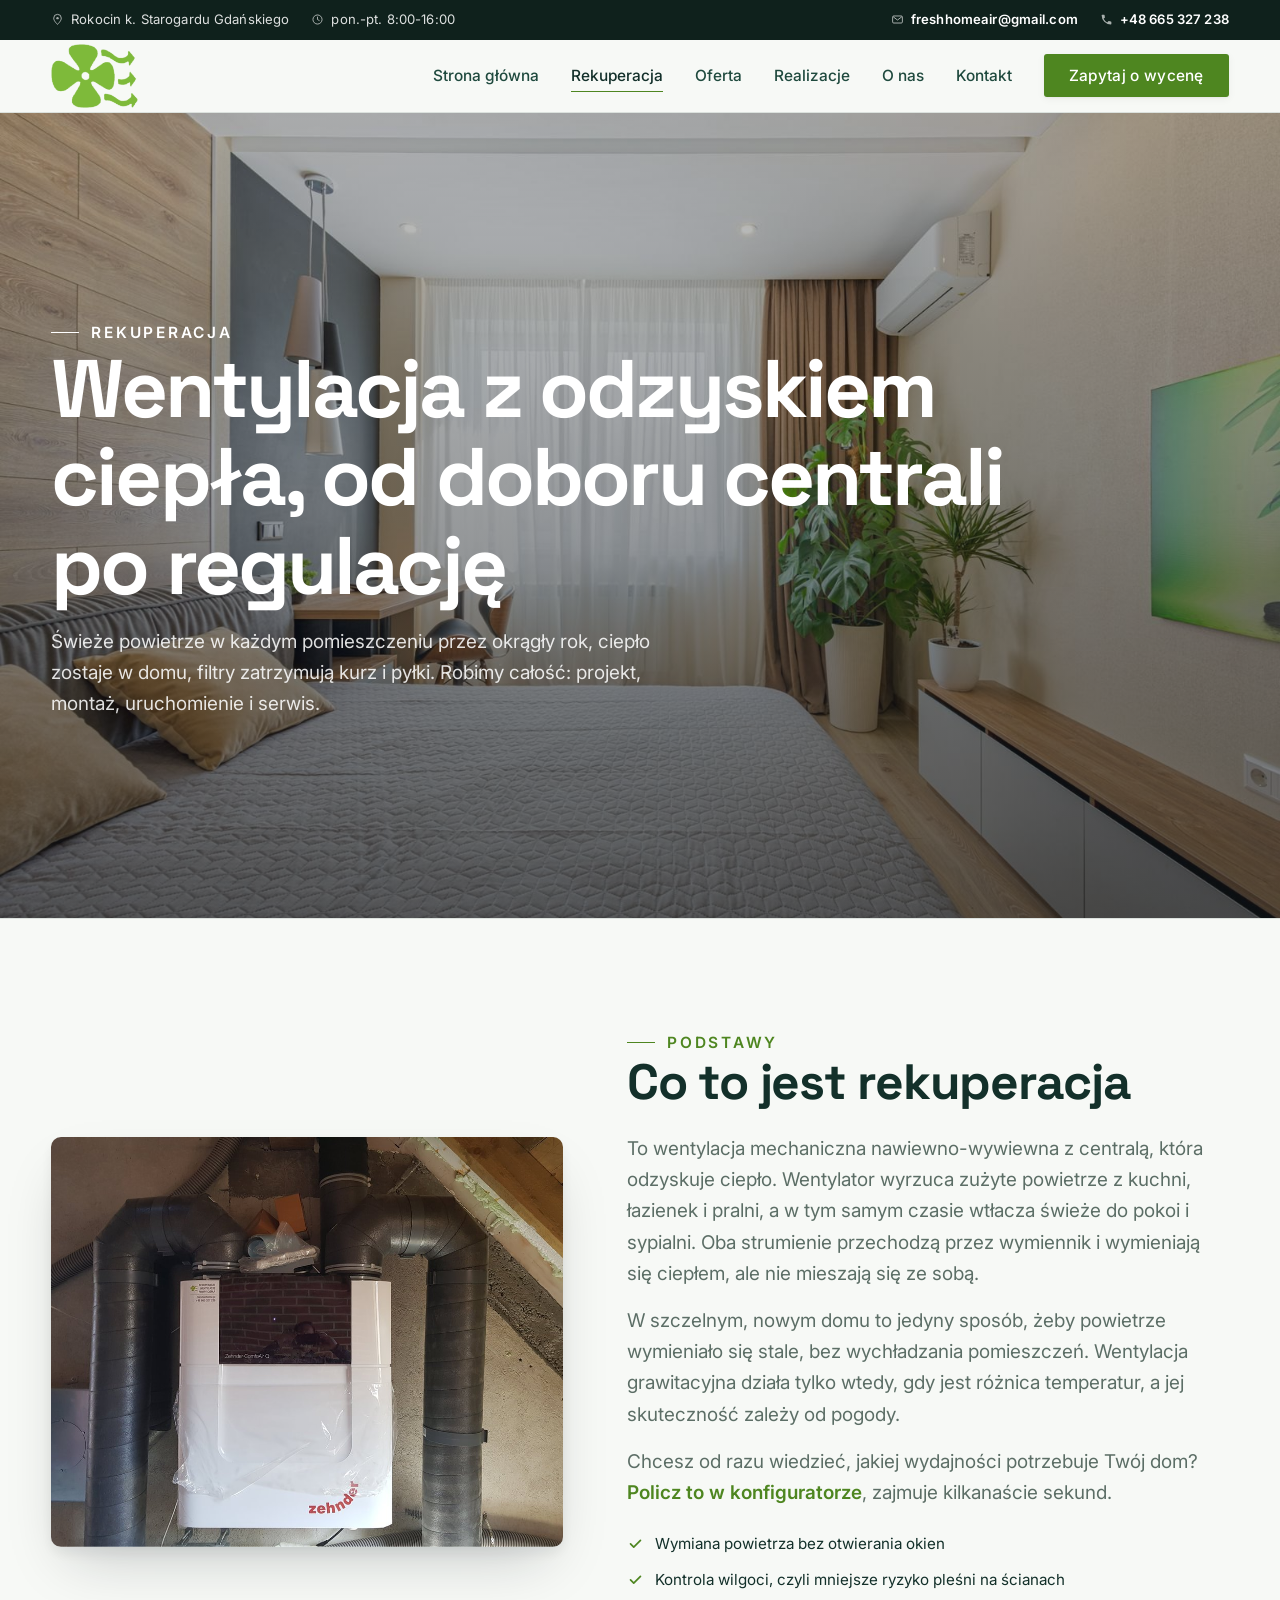
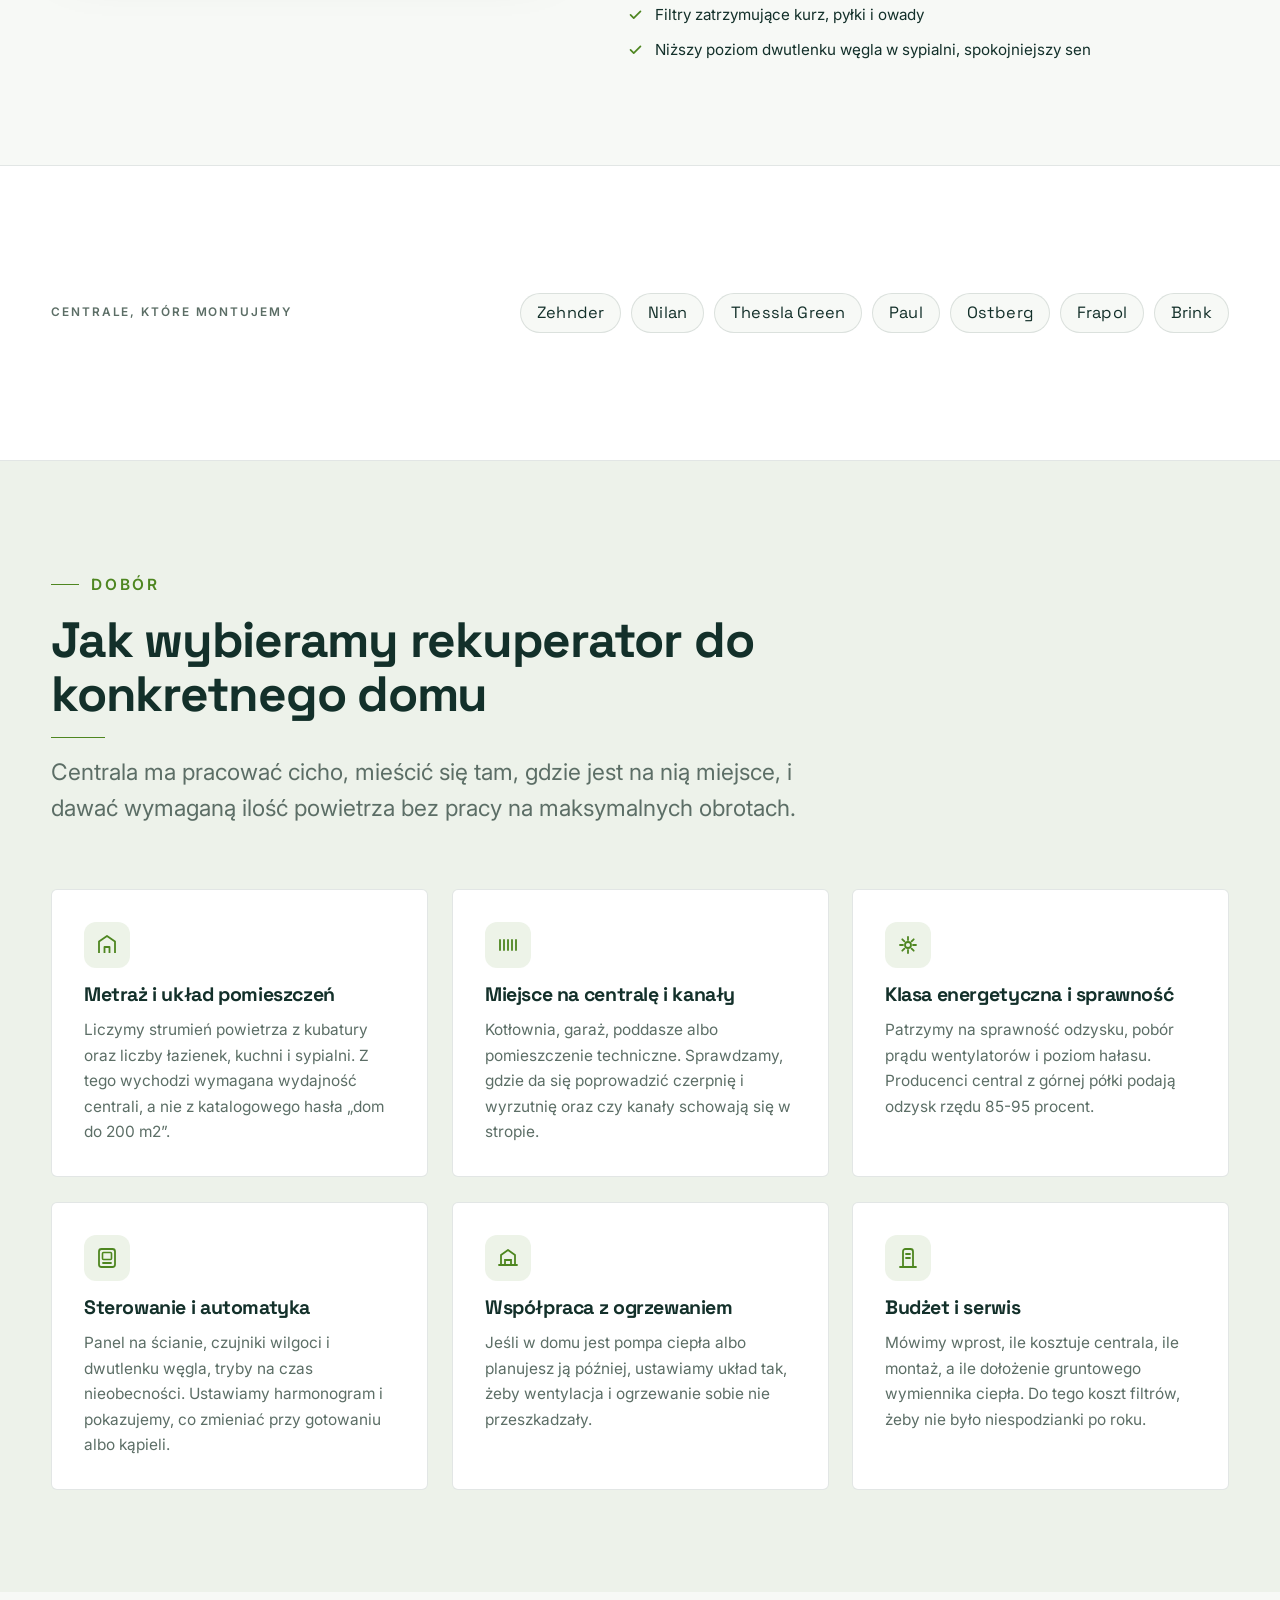
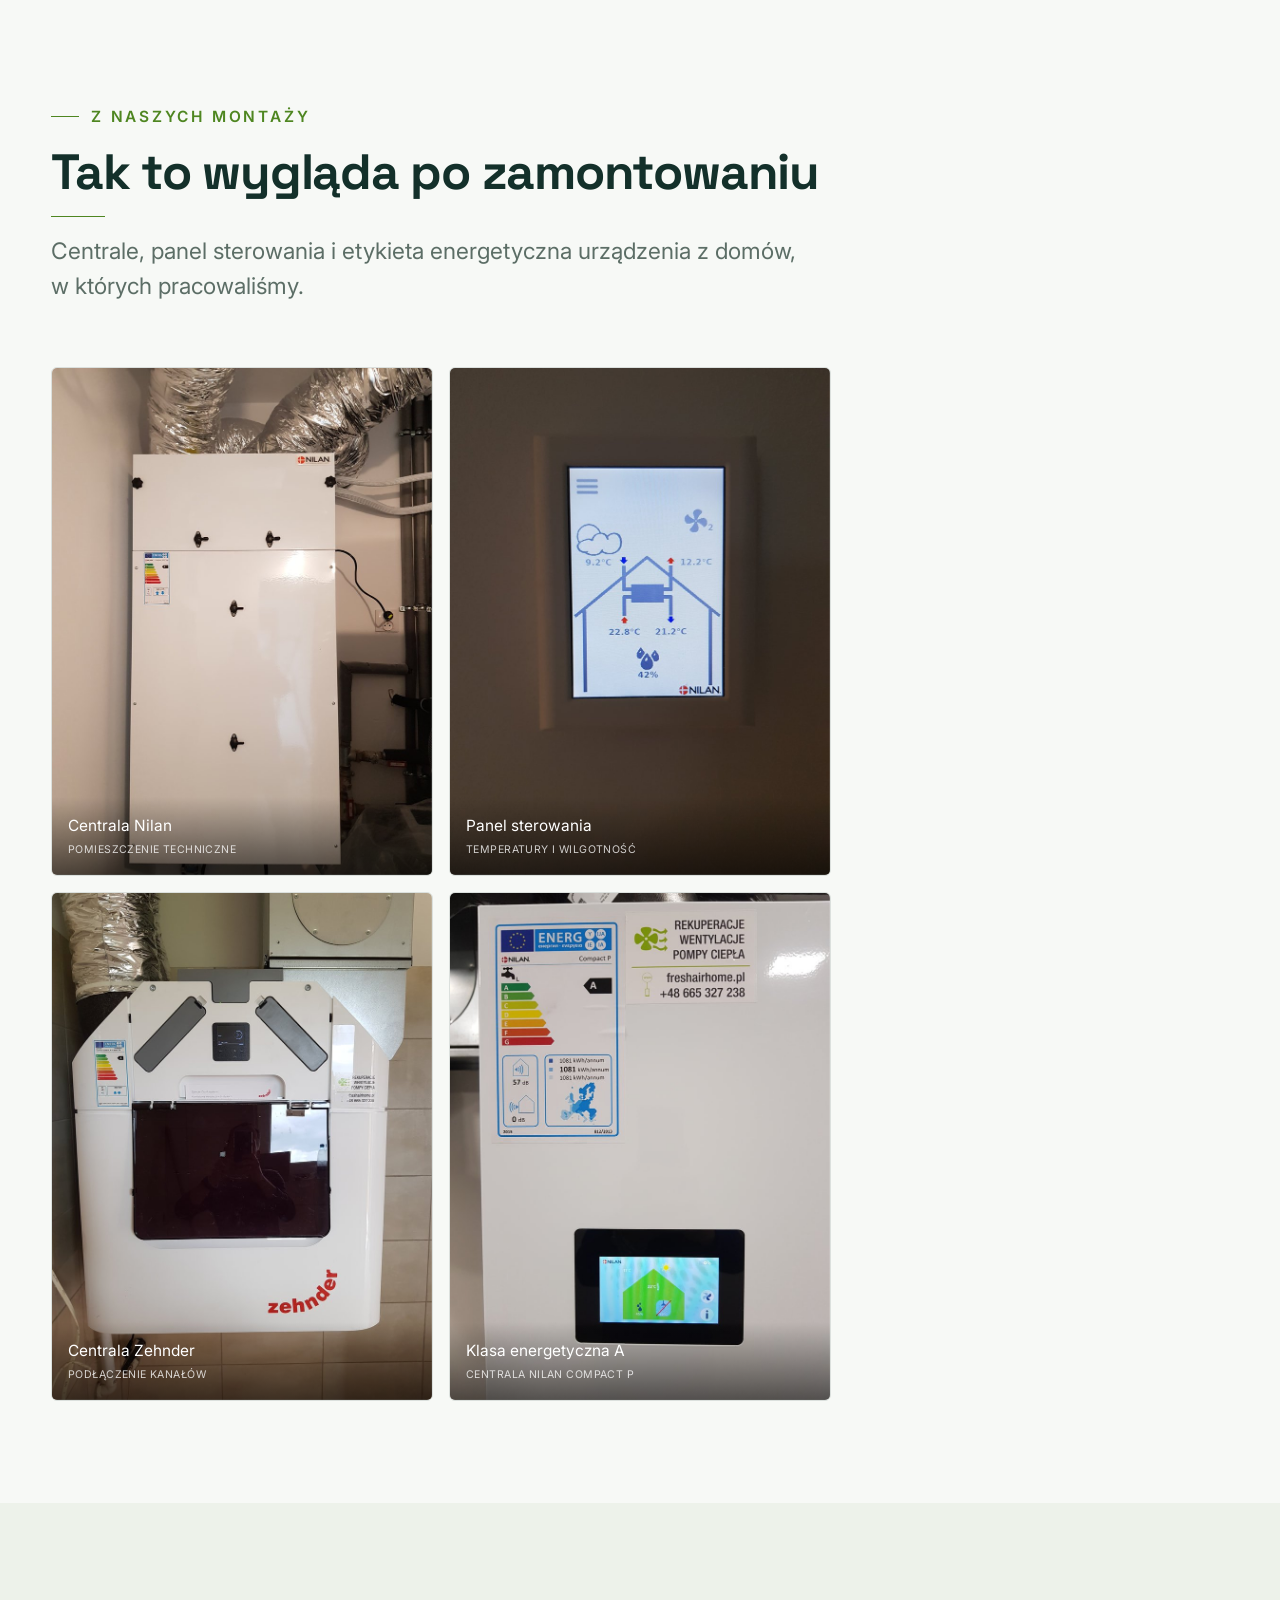
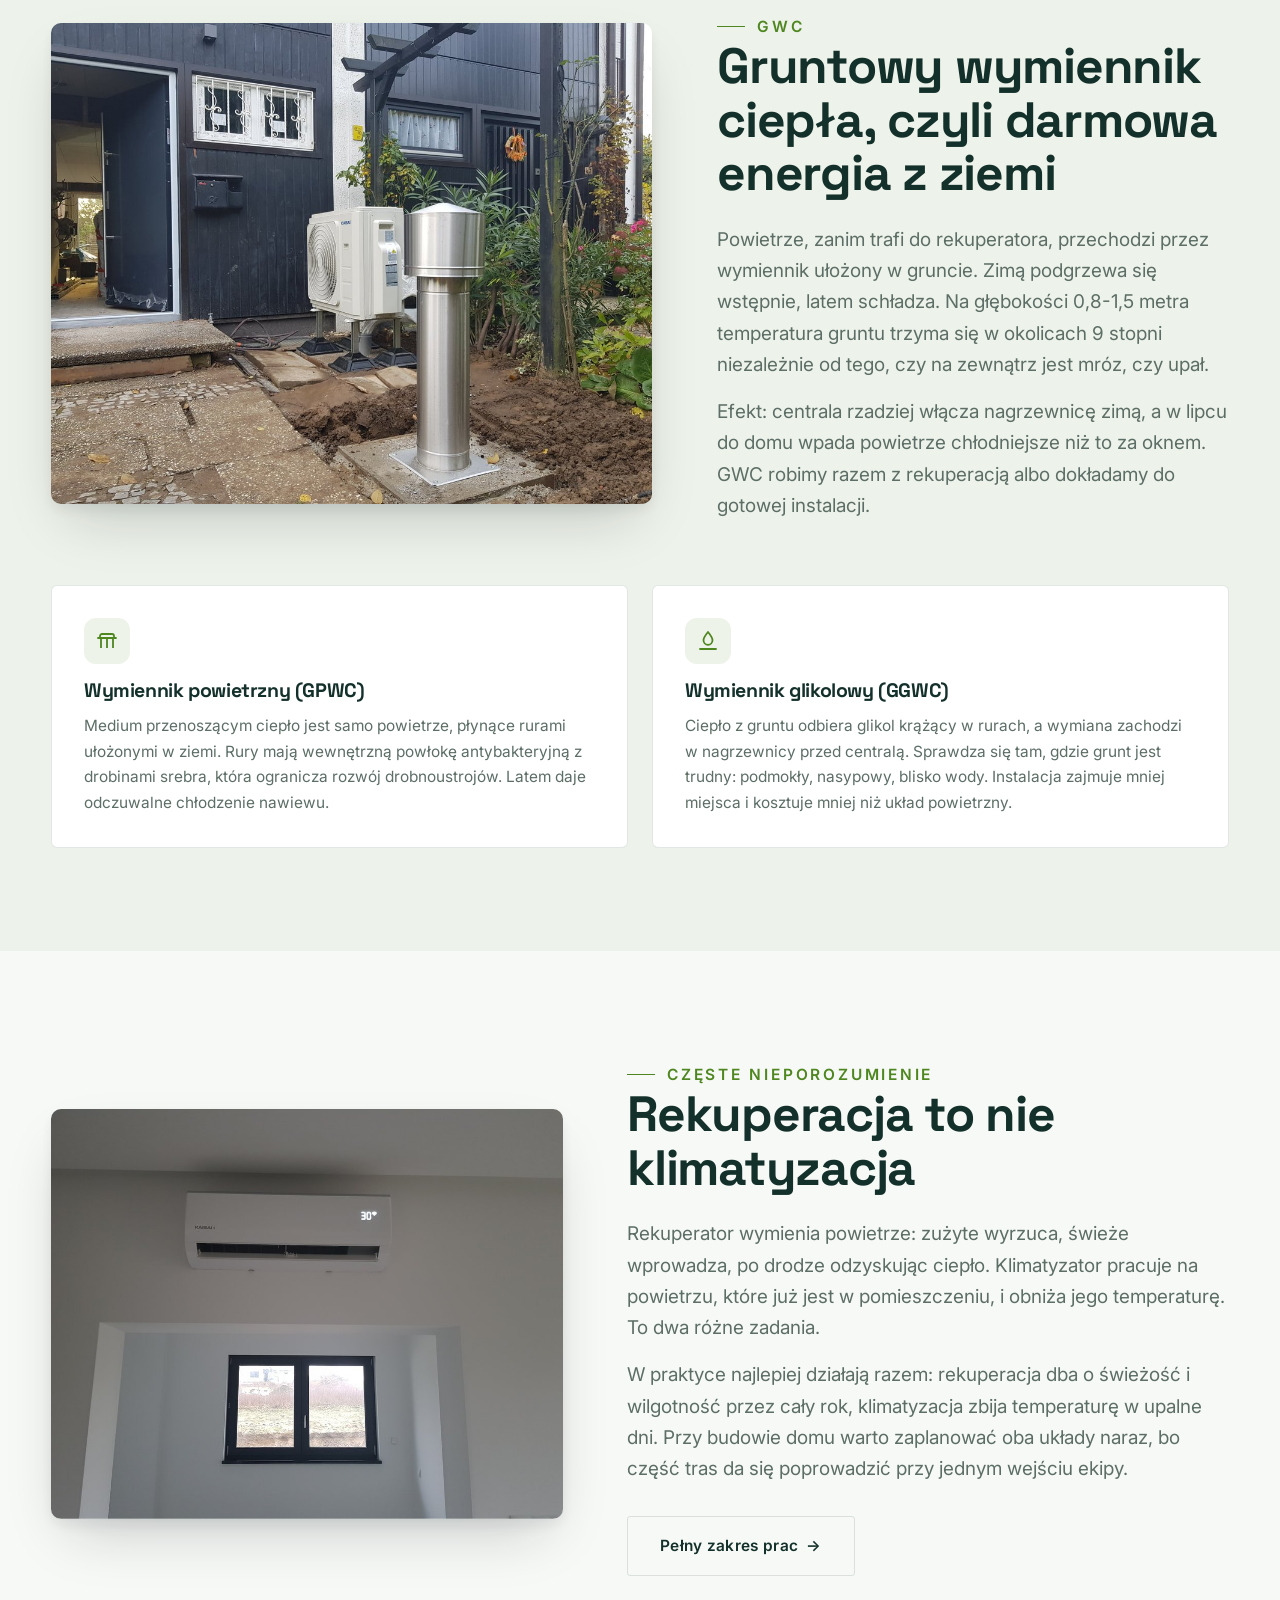
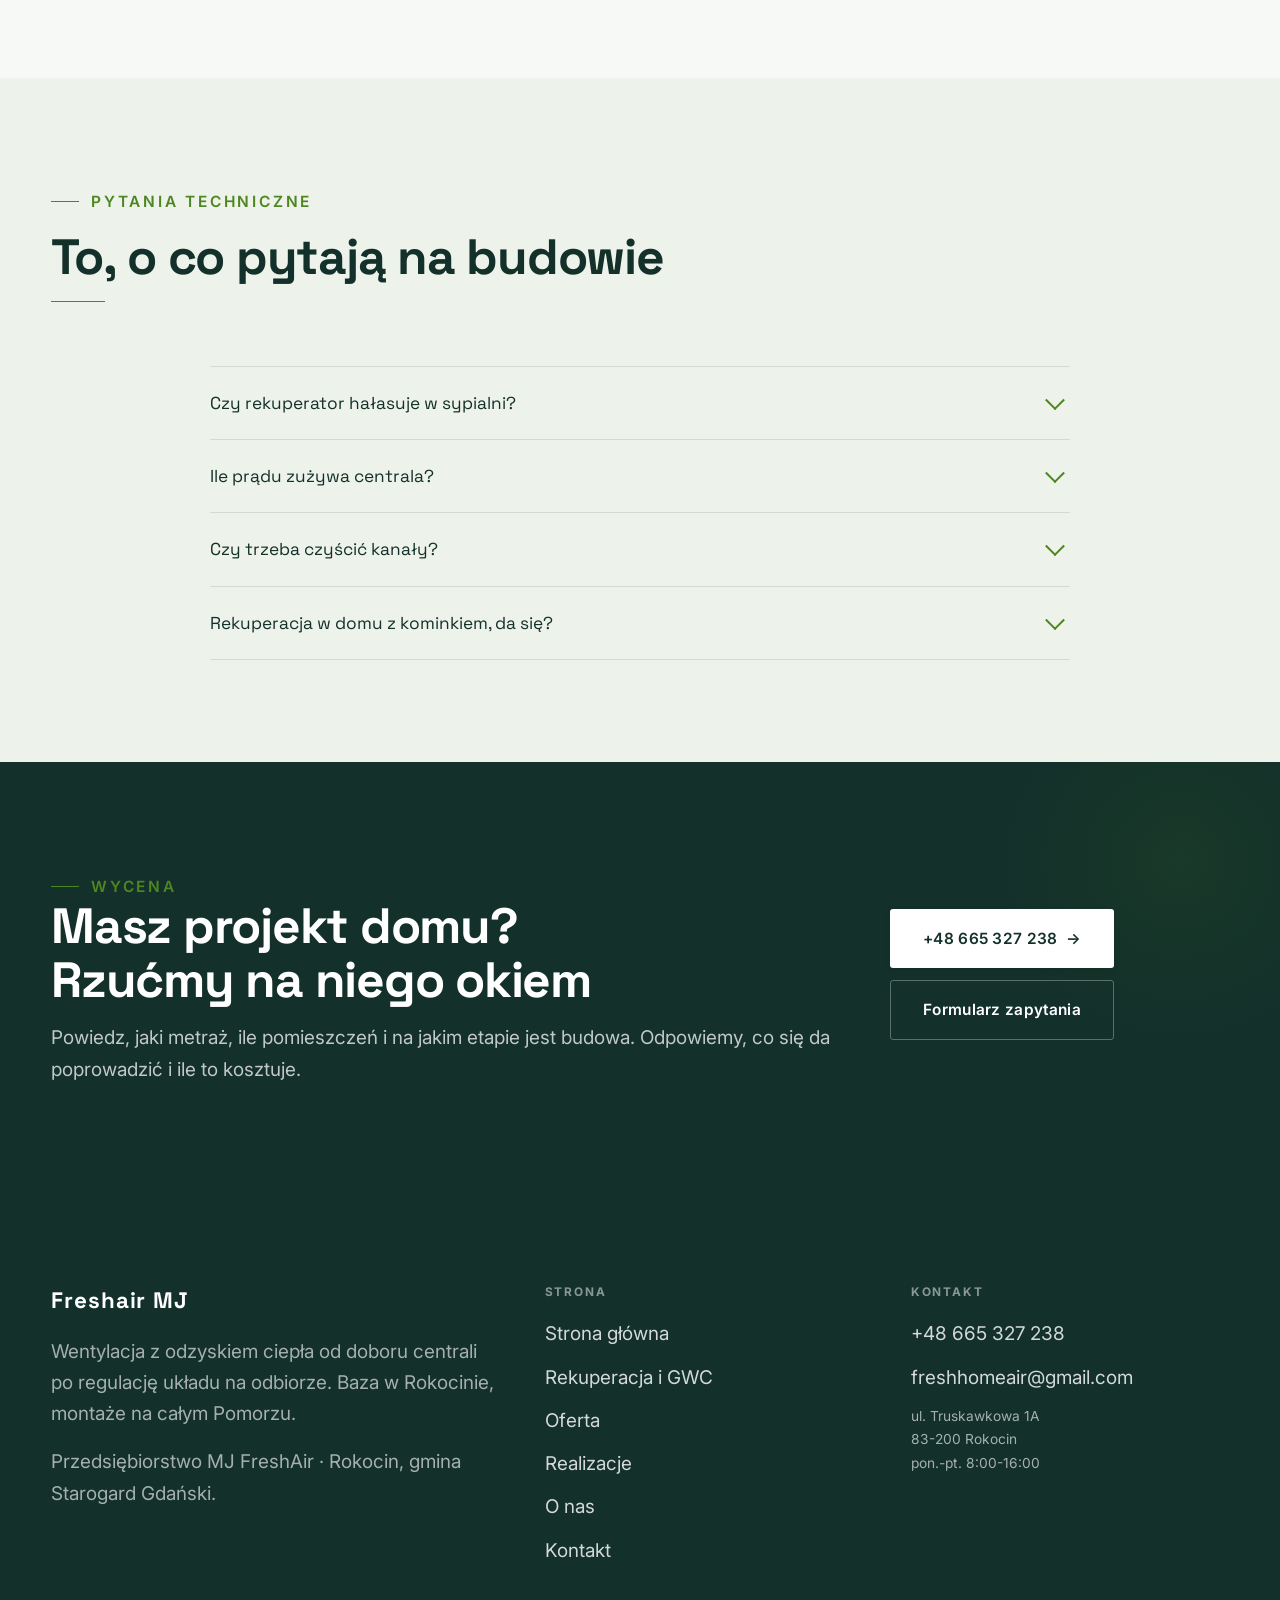
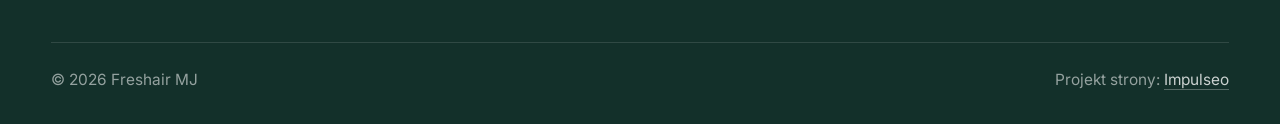
<file: rekuperacja.html>
<!DOCTYPE html>
<html lang="pl">
<head>
<meta name="robots" content="noindex, nofollow">
<meta charset="UTF-8">
<meta name="viewport" content="width=device-width, initial-scale=1.0">
<title>Rekuperacja i GWC - Freshair MJ · Starogard Gdański</title>
<meta name="description" content="Rekuperacja od projektu po regulację: dobór centrali, trasy kanałów, montaż i uruchomienie. Centrale Zehnder, Nilan, Thessla Green, Paul, Ostberg, Frapol, Brink. Gruntowe wymienniki ciepła powietrzne i glikolowe. Freshair MJ, Rokocin pod Starogardem Gdańskim.">
<meta name="theme-color" content="#0F211C">
<link rel="canonical" href="https://impulseo-pl.github.io/freshair-mj/rekuperacja.html">
<meta property="og:type" content="website">
<meta property="og:title" content="Rekuperacja i GWC - Freshair MJ">
<meta property="og:description" content="Dobór centrali, trasy kanałów, montaż, uruchomienie i regulacja. Gruntowe wymienniki ciepła powietrzne i glikolowe.">
<meta property="og:image" content="img/ph-rekuperacja.jpg">
<link rel="icon" href="img/logo.png">
<link rel="preconnect" href="https://fonts.googleapis.com">
<link rel="preconnect" href="https://fonts.gstatic.com" crossorigin>
<link href="https://fonts.googleapis.com/css2?family=Space+Grotesk:wght@500;600;700&family=Inter:wght@400;500;600&display=swap" rel="stylesheet">
<link rel="stylesheet" href="assets/styles.css">
<link rel="stylesheet" href="assets/premium.css">
</head>
<body>

<div class="topbar">
  <div class="wrap">
    <div class="tb-l">
      <span class="tb-i"><svg width="13" height="13" viewBox="0 0 24 24" fill="none" aria-hidden="true"><path d="M12 21s7-6.1 7-11.5A7 7 0 0 0 5 9.5C5 14.9 12 21 12 21Z" stroke="currentColor" stroke-width="1.8"/><circle cx="12" cy="9.5" r="2.2" fill="currentColor"/></svg> Rokocin k. Starogardu Gdańskiego</span>
      <span class="tb-i tb-hide"><svg width="13" height="13" viewBox="0 0 24 24" fill="none" aria-hidden="true"><circle cx="12" cy="12" r="8.4" stroke="currentColor" stroke-width="1.8"/><path d="M12 7.5V12l3.2 1.9" stroke="currentColor" stroke-width="1.8" stroke-linecap="round"/></svg> pon.-pt. 8:00-16:00</span>
    </div>
    <div class="tb-r">
      <span class="tb-i tb-hide"><svg width="13" height="13" viewBox="0 0 24 24" fill="none" aria-hidden="true"><rect x="3" y="5.5" width="18" height="13" rx="2" stroke="currentColor" stroke-width="1.8"/><path d="m4 7 8 6 8-6" stroke="currentColor" stroke-width="1.8"/></svg> <a href="mailto:freshhomeair@gmail.com">freshhomeair@gmail.com</a></span>
      <span class="tb-i"><svg width="13" height="13" viewBox="0 0 24 24" fill="none" aria-hidden="true"><path d="M6.6 10.8a15.5 15.5 0 0 0 6.6 6.6l2.2-2.2a1 1 0 0 1 1-.24 11.4 11.4 0 0 0 3.6.58 1 1 0 0 1 1 1V20a1 1 0 0 1-1 1A17 17 0 0 1 3 4a1 1 0 0 1 1-1h3.5a1 1 0 0 1 1 1c0 1.25.2 2.46.58 3.6a1 1 0 0 1-.25 1l-2.23 2.2Z" fill="currentColor"/></svg> <a href="tel:+48665327238">+48 665 327 238</a></span>
    </div>
  </div>
</div>

<header class="nav">
  <div class="wrap nav-inner">
    <a class="brand brand-has-logo" href="index.html"><img class="brand-logo" src="img/logo.png" alt="Freshair MJ"></a>
    <nav class="nav-links">
      <a href="index.html">Strona główna</a>
      <a href="rekuperacja.html" class="active">Rekuperacja</a>
      <a href="oferta.html">Oferta</a>
      <a href="realizacje.html">Realizacje</a>
      <a href="o-nas.html">O nas</a>
      <a href="kontakt.html">Kontakt</a>
      <a href="kontakt.html" class="btn btn-accent">Zapytaj o wycenę</a>
    </nav>
    <button class="nav-toggle" aria-label="Menu"><span></span><span></span><span></span></button>
  </div>
</header>

<section class="pagehead">
  <img src="img/ph-rekuperacja.jpg" alt="Sypialnia z wentylacją mechaniczną i klimatyzacją">
  <div class="wrap">
    <span class="eyebrow">Rekuperacja</span>
    <h1>Wentylacja z odzyskiem ciepła, od doboru centrali po regulację</h1>
    <p>Świeże powietrze w każdym pomieszczeniu przez okrągły rok, ciepło zostaje w domu, filtry zatrzymują kurz i pyłki. Robimy całość: projekt, montaż, uruchomienie i serwis.</p>
  </div>
</section>

<section>
  <div class="wrap split">
    <div class="split-art reveal"><img src="img/r20.jpg" alt="Centrala Zehnder z kanałami spiro zamontowana na strychu" loading="lazy"></div>
    <div class="split-copy reveal">
      <span class="eyebrow">Podstawy</span>
      <h2>Co to jest rekuperacja</h2>
      <p class="muted">To wentylacja mechaniczna nawiewno-wywiewna z centralą, która odzyskuje ciepło. Wentylator wyrzuca zużyte powietrze z kuchni, łazienek i pralni, a w tym samym czasie wtłacza świeże do pokoi i sypialni. Oba strumienie przechodzą przez wymiennik i wymieniają się ciepłem, ale nie mieszają się ze sobą.</p>
      <p class="muted">W szczelnym, nowym domu to jedyny sposób, żeby powietrze wymieniało się stale, bez wychładzania pomieszczeń. Wentylacja grawitacyjna działa tylko wtedy, gdy jest różnica temperatur, a jej skuteczność zależy od pogody.</p>
      <p class="muted">Chcesz od razu wiedzieć, jakiej wydajności potrzebuje Twój dom? <a class="hl" href="index.html#konfigurator">Policz to w konfiguratorze</a>, zajmuje kilkanaście sekund.</p>
      <ul class="tick">
        <li><svg width="17" height="17" viewBox="0 0 24 24" fill="none" aria-hidden="true"><path d="m5 12.5 4.5 4.5L19 7.5" stroke="currentColor" stroke-width="2.4" stroke-linecap="round" stroke-linejoin="round"/></svg> Wymiana powietrza bez otwierania okien</li>
        <li><svg width="17" height="17" viewBox="0 0 24 24" fill="none" aria-hidden="true"><path d="m5 12.5 4.5 4.5L19 7.5" stroke="currentColor" stroke-width="2.4" stroke-linecap="round" stroke-linejoin="round"/></svg> Kontrola wilgoci, czyli mniejsze ryzyko pleśni na ścianach</li>
        <li><svg width="17" height="17" viewBox="0 0 24 24" fill="none" aria-hidden="true"><path d="m5 12.5 4.5 4.5L19 7.5" stroke="currentColor" stroke-width="2.4" stroke-linecap="round" stroke-linejoin="round"/></svg> Filtry zatrzymujące kurz, pyłki i owady</li>
        <li><svg width="17" height="17" viewBox="0 0 24 24" fill="none" aria-hidden="true"><path d="m5 12.5 4.5 4.5L19 7.5" stroke="currentColor" stroke-width="2.4" stroke-linecap="round" stroke-linejoin="round"/></svg> Niższy poziom dwutlenku węgla w sypialni, spokojniejszy sen</li>
      </ul>
    </div>
  </div>
</section>

<section class="brandstrip">
  <div class="wrap">
    <span class="bs-lbl">Centrale, które montujemy</span>
    <div class="bs-list">
      <span>Zehnder</span><span>Nilan</span><span>Thessla Green</span><span>Paul</span><span>Ostberg</span><span>Frapol</span><span>Brink</span>
    </div>
  </div>
</section>

<section class="trust">
  <div class="wrap">
    <div class="head reveal">
      <span class="eyebrow">Dobór</span>
      <h2>Jak wybieramy rekuperator do konkretnego domu</h2>
      <p>Centrala ma pracować cicho, mieścić się tam, gdzie jest na nią miejsce, i dawać wymaganą ilość powietrza bez pracy na maksymalnych obrotach.</p>
    </div>
    <div class="svc-cards">
      <div class="svc-card reveal">
        <div class="sc-ic"><svg width="24" height="24" viewBox="0 0 24 24" fill="none" aria-hidden="true"><path d="M4 20V8.5L12 3l8 5.5V20" stroke="currentColor" stroke-width="1.8" stroke-linejoin="round"/><path d="M9.5 20v-6h5v6" stroke="currentColor" stroke-width="1.8" stroke-linejoin="round"/></svg></div>
        <h3>Metraż i układ pomieszczeń</h3>
        <p>Liczymy strumień powietrza z kubatury oraz liczby łazienek, kuchni i sypialni. Z tego wychodzi wymagana wydajność centrali, a nie z katalogowego hasła „dom do 200 m2”.</p>
      </div>
      <div class="svc-card reveal">
        <div class="sc-ic"><svg width="24" height="24" viewBox="0 0 24 24" fill="none" aria-hidden="true"><path d="M4 17V7m4 10V7m4 10V7m4 10V7m4 10V7" stroke="currentColor" stroke-width="1.8" stroke-linecap="round"/></svg></div>
        <h3>Miejsce na centralę i kanały</h3>
        <p>Kotłownia, garaż, poddasze albo pomieszczenie techniczne. Sprawdzamy, gdzie da się poprowadzić czerpnię i wyrzutnię oraz czy kanały schowają się w stropie.</p>
      </div>
      <div class="svc-card reveal">
        <div class="sc-ic"><svg width="24" height="24" viewBox="0 0 24 24" fill="none" aria-hidden="true"><path d="M12 4v3m0 10v3m8-8h-3M7 12H4m13.7-5.7-2.1 2.1M8.4 15.6l-2.1 2.1m11.4 0-2.1-2.1M8.4 8.4 6.3 6.3" stroke="currentColor" stroke-width="1.8" stroke-linecap="round"/><circle cx="12" cy="12" r="3" stroke="currentColor" stroke-width="1.8"/></svg></div>
        <h3>Klasa energetyczna i sprawność</h3>
        <p>Patrzymy na sprawność odzysku, pobór prądu wentylatorów i poziom hałasu. Producenci central z górnej półki podają odzysk rzędu 85-95 procent.</p>
      </div>
      <div class="svc-card reveal">
        <div class="sc-ic"><svg width="24" height="24" viewBox="0 0 24 24" fill="none" aria-hidden="true"><rect x="4" y="3" width="16" height="18" rx="2.5" stroke="currentColor" stroke-width="1.8"/><rect x="7.5" y="6.5" width="9" height="7" rx="1" stroke="currentColor" stroke-width="1.6"/><path d="M8 17h8" stroke="currentColor" stroke-width="1.8" stroke-linecap="round"/></svg></div>
        <h3>Sterowanie i automatyka</h3>
        <p>Panel na ścianie, czujniki wilgoci i dwutlenku węgla, tryby na czas nieobecności. Ustawiamy harmonogram i pokazujemy, co zmieniać przy gotowaniu albo kąpieli.</p>
      </div>
      <div class="svc-card reveal">
        <div class="sc-ic"><svg width="24" height="24" viewBox="0 0 24 24" fill="none" aria-hidden="true"><path d="M5 19V9l7-5 7 5v10" stroke="currentColor" stroke-width="1.8" stroke-linejoin="round"/><path d="M9 19v-5h6v5" stroke="currentColor" stroke-width="1.8"/><path d="M3 19h18" stroke="currentColor" stroke-width="1.8" stroke-linecap="round"/></svg></div>
        <h3>Współpraca z ogrzewaniem</h3>
        <p>Jeśli w domu jest pompa ciepła albo planujesz ją później, ustawiamy układ tak, żeby wentylacja i ogrzewanie sobie nie przeszkadzały.</p>
      </div>
      <div class="svc-card reveal">
        <div class="sc-ic"><svg width="24" height="24" viewBox="0 0 24 24" fill="none" aria-hidden="true"><path d="M7 21V5.5A2.5 2.5 0 0 1 9.5 3h5A2.5 2.5 0 0 1 17 5.5V21" stroke="currentColor" stroke-width="1.8"/><path d="M4 21h16M10 8h4m-4 4h4" stroke="currentColor" stroke-width="1.8" stroke-linecap="round"/></svg></div>
        <h3>Budżet i serwis</h3>
        <p>Mówimy wprost, ile kosztuje centrala, ile montaż, a ile dołożenie gruntowego wymiennika ciepła. Do tego koszt filtrów, żeby nie było niespodzianki po roku.</p>
      </div>
    </div>
  </div>
</section>

<section>
  <div class="wrap">
    <div class="head reveal">
      <span class="eyebrow">Z naszych montaży</span>
      <h2>Tak to wygląda po zamontowaniu</h2>
      <p>Centrale, panel sterowania i etykieta energetyczna urządzenia z domów, w których pracowaliśmy.</p>
    </div>
    <div class="gallery-masonry">
      <div class="m-tile reveal"><img src="img/r01.jpg" alt="Centrala rekuperacji Nilan w pomieszczeniu technicznym" loading="lazy"><div class="cap">Centrala Nilan<small>Pomieszczenie techniczne</small></div></div>
      <div class="m-tile reveal"><img src="img/r04.jpg" alt="Centrala Zehnder z podłączonymi kanałami" loading="lazy"><div class="cap">Centrala Zehnder<small>Podłączenie kanałów</small></div></div>
      <div class="m-tile reveal"><img src="img/r06.jpg" alt="Panel sterowania rekuperacji na ścianie" loading="lazy"><div class="cap">Panel sterowania<small>Temperatury i wilgotność</small></div></div>
      <div class="m-tile reveal"><img src="img/r19.jpg" alt="Etykieta energetyczna centrali i panel dotykowy" loading="lazy"><div class="cap">Klasa energetyczna A<small>Centrala Nilan Compact P</small></div></div>
    </div>
  </div>
</section>

<section class="trust" id="gwc">
  <div class="wrap split rev">
    <div class="split-art reveal"><img src="img/r17.jpg" alt="Czerpnia terenowa gruntowego wymiennika ciepła obok jednostki zewnętrznej" loading="lazy"></div>
    <div class="split-copy reveal">
      <span class="eyebrow">GWC</span>
      <h2>Gruntowy wymiennik ciepła, czyli darmowa energia z ziemi</h2>
      <p class="muted">Powietrze, zanim trafi do rekuperatora, przechodzi przez wymiennik ułożony w gruncie. Zimą podgrzewa się wstępnie, latem schładza. Na głębokości 0,8-1,5 metra temperatura gruntu trzyma się w okolicach 9 stopni niezależnie od tego, czy na zewnątrz jest mróz, czy upał.</p>
      <p class="muted">Efekt: centrala rzadziej włącza nagrzewnicę zimą, a w lipcu do domu wpada powietrze chłodniejsze niż to za oknem. GWC robimy razem z rekuperacją albo dokładamy do gotowej instalacji.</p>
    </div>
  </div>
  <div class="wrap" style="margin-top:var(--space-8)">
    <div class="svc-cards" style="grid-template-columns:repeat(2,1fr)">
      <div class="svc-card reveal">
        <div class="sc-ic"><svg width="24" height="24" viewBox="0 0 24 24" fill="none" aria-hidden="true"><path d="M3 9h18M5 9V7a2 2 0 0 1 2-2h10a2 2 0 0 1 2 2v2" stroke="currentColor" stroke-width="1.8" stroke-linecap="round"/><path d="M6 9v10m6-10v10m6-10v10" stroke="currentColor" stroke-width="1.8"/></svg></div>
        <h3>Wymiennik powietrzny (GPWC)</h3>
        <p>Medium przenoszącym ciepło jest samo powietrze, płynące rurami ułożonymi w ziemi. Rury mają wewnętrzną powłokę antybakteryjną z drobinami srebra, która ogranicza rozwój drobnoustrojów. Latem daje odczuwalne chłodzenie nawiewu.</p>
      </div>
      <div class="svc-card reveal">
        <div class="sc-ic"><svg width="24" height="24" viewBox="0 0 24 24" fill="none" aria-hidden="true"><path d="M12 3c2.8 3.4 4.5 6 4.5 8.3a4.5 4.5 0 1 1-9 0C7.5 9 9.2 6.4 12 3Z" stroke="currentColor" stroke-width="1.8" stroke-linejoin="round"/><path d="M4 20h16" stroke="currentColor" stroke-width="1.8" stroke-linecap="round"/></svg></div>
        <h3>Wymiennik glikolowy (GGWC)</h3>
        <p>Ciepło z gruntu odbiera glikol krążący w rurach, a wymiana zachodzi w nagrzewnicy przed centralą. Sprawdza się tam, gdzie grunt jest trudny: podmokły, nasypowy, blisko wody. Instalacja zajmuje mniej miejsca i kosztuje mniej niż układ powietrzny.</p>
      </div>
    </div>
  </div>
</section>

<section>
  <div class="wrap split">
    <div class="split-art reveal"><img src="img/r08.jpg" alt="Jednostka wewnętrzna klimatyzacji zamontowana nad oknem" loading="lazy"></div>
    <div class="split-copy reveal">
      <span class="eyebrow">Częste nieporozumienie</span>
      <h2>Rekuperacja to nie klimatyzacja</h2>
      <p class="muted">Rekuperator wymienia powietrze: zużyte wyrzuca, świeże wprowadza, po drodze odzyskując ciepło. Klimatyzator pracuje na powietrzu, które już jest w pomieszczeniu, i obniża jego temperaturę. To dwa różne zadania.</p>
      <p class="muted">W praktyce najlepiej działają razem: rekuperacja dba o świeżość i wilgotność przez cały rok, klimatyzacja zbija temperaturę w upalne dni. Przy budowie domu warto zaplanować oba układy naraz, bo część tras da się poprowadzić przy jednym wejściu ekipy.</p>
      <a href="oferta.html" class="btn btn-ghost">Pełny zakres prac <span class="arr">→</span></a>
    </div>
  </div>
</section>

<section class="trust">
  <div class="wrap">
    <div class="head reveal">
      <span class="eyebrow">Pytania techniczne</span>
      <h2>To, o co pytają na budowie</h2>
    </div>
    <div class="faq reveal">
      <details>
        <summary>Czy rekuperator hałasuje w sypialni?</summary>
        <p class="fa-a">Przy prawidłowo dobranej centrali i odpowiednich przekrojach kanałów układ pracuje cicho, bo powietrze płynie wolno. Hałas pojawia się, gdy za mała centrala musi ciągle pracować na wysokich obrotach albo gdy kanały są za wąskie. Dlatego wydajność liczymy na etapie doboru, a nie po montażu.</p>
      </details>
      <details>
        <summary>Ile prądu zużywa centrala?</summary>
        <p class="fa-a">Nowoczesne centrale mają wentylatory na stałoprądowych silnikach o niewielkim poborze mocy. Ten koszt jest zwykle znacznie mniejszy niż ciepło, które odzyskuje wymiennik w sezonie grzewczym. Dokładne wartości podaje etykieta energetyczna konkretnego modelu, którą pokazujemy przy wycenie.</p>
      </details>
      <details>
        <summary>Czy trzeba czyścić kanały?</summary>
        <p class="fa-a">Kanały w poprawnie zrobionej instalacji nie brudzą się szybko, bo powietrze jest filtrowane zanim do nich wejdzie. Wymiany wymagają przede wszystkim filtry, co 3-6 miesięcy. Sam wymiennik czyścimy przy przeglądzie, a instalację sprawdzamy pod kątem szczelności i wydajności.</p>
      </details>
      <details>
        <summary>Rekuperacja w domu z kominkiem, da się?</summary>
        <p class="fa-a">Da się, ale kominek musi mieć zamkniętą komorę spalania i własny dolot powietrza z zewnątrz. Kominek z otwartym paleniskiem i wentylacja mechaniczna to układ, którego nie polecamy, bo mogą sobie przeszkadzać. Przy wycenie pytamy o to na starcie.</p>
      </details>
    </div>
  </div>
</section>

<section class="cta">
  <div class="wrap">
    <div class="reveal">
      <span class="eyebrow">Wycena</span>
      <h2>Masz projekt domu? Rzućmy na niego okiem</h2>
      <p>Powiedz, jaki metraż, ile pomieszczeń i na jakim etapie jest budowa. Odpowiemy, co się da poprowadzić i ile to kosztuje.</p>
    </div>
    <div class="cta-actions reveal">
      <a href="tel:+48665327238" class="btn btn-light">+48 665 327 238 <span class="arr">→</span></a>
      <a href="kontakt.html" class="btn btn-ghost" style="color:#fff;border-color:rgba(255,255,255,.3)">Formularz zapytania</a>
    </div>
  </div>
</section>

<footer>
  <div class="wrap">
    <div class="foot-grid">
      <div class="foot-brand">
        <div class="name">Freshair MJ</div>
        <p>Wentylacja z odzyskiem ciepła od doboru centrali po regulację układu na odbiorze. Baza w Rokocinie, montaże na całym Pomorzu.</p>
        <p class="foot-legal">Przedsiębiorstwo MJ FreshAir · Rokocin, gmina Starogard Gdański.</p>
      </div>
      <div class="foot-col">
        <h4>Strona</h4>
        <a href="index.html">Strona główna</a>
        <a href="rekuperacja.html">Rekuperacja i GWC</a>
        <a href="oferta.html">Oferta</a>
        <a href="realizacje.html">Realizacje</a>
        <a href="o-nas.html">O nas</a>
        <a href="kontakt.html">Kontakt</a>
      </div>
      <div class="foot-col">
        <h4>Kontakt</h4>
        <a href="tel:+48665327238">+48 665 327 238</a>
        <a href="mailto:freshhomeair@gmail.com">freshhomeair@gmail.com</a>
        <span class="fc-line">ul. Truskawkowa 1A</span>
        <span class="fc-line">83-200 Rokocin</span>
        <span class="fc-line">pon.-pt. 8:00-16:00</span>
      </div>
    </div>
    <div class="foot-bot">
      <span>© <span data-year>2026</span> Freshair MJ</span>
      <span>Projekt strony: <a class="foot-credit" href="https://impulseo.pl" target="_blank" rel="noopener">Impulseo</a></span>
    </div>
  </div>
</footer>

<div class="callbar">
  <a class="cb-call" href="tel:+48665327238"><svg width="16" height="16" viewBox="0 0 24 24" fill="none" aria-hidden="true"><path d="M6.6 10.8a15.5 15.5 0 0 0 6.6 6.6l2.2-2.2a1 1 0 0 1 1-.24 11.4 11.4 0 0 0 3.6.58 1 1 0 0 1 1 1V20a1 1 0 0 1-1 1A17 17 0 0 1 3 4a1 1 0 0 1 1-1h3.5a1 1 0 0 1 1 1c0 1.25.2 2.46.58 3.6a1 1 0 0 1-.25 1l-2.23 2.2Z" fill="currentColor"/></svg> Telefon</a>
  <a class="cb-mail" href="kontakt.html"><svg width="16" height="16" viewBox="0 0 24 24" fill="none" aria-hidden="true"><rect x="3" y="5.5" width="18" height="13" rx="2" stroke="currentColor" stroke-width="1.8"/><path d="m4 7 8 6 8-6" stroke="currentColor" stroke-width="1.8"/></svg> Wycena</a>
</div>

<script src="assets/main.js"></script>
<script src="assets/premium.js"></script>
</body>
</html>
</file>
<file: assets/styles.css>
/* ============================================================
   STOLBASZ — premium, architektoniczny B2B fit-out
   Jasna paleta, zero brązu. System wg premium-web-craft.
   Projekt strony: Impulseo (impulseo.pl)
   ============================================================ */

:root{
  /* PALETA — jasna, architektoniczna, chłodna */
  --paper:#F2F9F4;          /* główne tło */
  --paper-2:#E0EFE6;        /* sekcje alternatywne (chłodny jasny szary) */
  --paper-3:#E0EFE6;        /* delikatne wypełnienia */
  --ink:#13302A;            /* tekst główny — chłodny grafit */
  --ink-soft:#1F4A3E;       /* nagłówki drugorzędne */
  --muted:#5C6E66;          /* tekst poboczny */
  --line:rgba(19,48,42,.12);/* hairline */
  --accent:#1FA866;         /* stonowany petrol-slate — jedyny akcent */
  --accent-d:#168A52;
  --accent-soft:rgba(31,168,102,.10);
  --dark:#13302A;           /* sekcje ciemne (stopka/CTA) */

  /* ODSTĘPY — skala 4/8 */
  --space-1:4px; --space-2:8px; --space-3:12px; --space-4:16px; --space-5:24px;
  --space-6:32px; --space-7:48px; --space-8:64px; --space-9:96px; --space-10:128px;

  /* TYPOGRAFIA — fluid clamp() (skala podbita 16.07.2026: większe, czytelniejsze litery — uwaga Adama) */
  --text-sm:clamp(.9rem,.87rem + .12vw,1rem);
  --text-base:clamp(1.08rem,1.04rem + .18vw,1.2rem);
  --text-lg:clamp(1.24rem,1.15rem + .34vw,1.44rem);
  --text-h3:clamp(1.34rem,1.22rem + .55vw,1.66rem);
  --text-h2:clamp(2.1rem,1.66rem + 2.1vw,3.1rem);
  --text-h1:clamp(2.9rem,2.1rem + 4vw,5.1rem);

  /* PROMIENIE — architektoniczne, raczej ostre */
  --r-sm:3px; --r-md:6px; --r-lg:10px;

  /* RUCH */
  --ease:cubic-bezier(.25,.46,.45,.94); --dur:.24s;

  /* CIENIE — miękkie, warstwowe */
  --sh-sm:0 1px 2px rgba(16,24,32,.04), 0 2px 8px rgba(16,24,32,.05);
  --sh-md:0 2px 6px rgba(16,24,32,.05), 0 12px 28px -8px rgba(16,24,32,.12);
  --sh-lg:0 6px 14px rgba(16,24,32,.07), 0 26px 56px -18px rgba(16,24,32,.22);

  --hairline:1px solid var(--line);

  --font-display:'Space Grotesk','Inter',sans-serif;
  --font-body:'Inter',sans-serif;
}

*{box-sizing:border-box;margin:0;padding:0}
html{scroll-behavior:smooth}
body{
  font-family:var(--font-body);
  font-size:var(--text-base);
  line-height:1.65;
  color:var(--ink);
  background:var(--paper);
  -webkit-font-smoothing:antialiased;
  text-rendering:optimizeLegibility;
}
img{max-width:100%;display:block}
a{color:inherit;text-decoration:none}

.wrap{width:min(92%,1180px);margin-inline:auto}
section{padding-block:clamp(52px,6.5vw,96px)}

h1,h2,h3{font-family:var(--font-display);font-weight:700;line-height:1.08;letter-spacing:-.02em;color:var(--ink)}
h1{font-size:var(--text-h1);letter-spacing:-.035em}
h2{font-size:var(--text-h2);letter-spacing:-.025em}
h3{font-size:var(--text-h3)}
p{max-width:65ch}

.eyebrow{
  font-family:var(--font-body);
  font-size:var(--text-sm);
  font-weight:600;
  letter-spacing:.18em;
  text-transform:uppercase;
  color:var(--accent);
  display:inline-flex;align-items:center;gap:var(--space-3);
}
.eyebrow::before{content:"";width:28px;height:1px;background:var(--accent);display:inline-block}

.muted{color:var(--muted)}
.lead{font-size:var(--text-lg);line-height:1.55;color:var(--ink-soft);max-width:50ch}

/* ---------- BUTTONS ---------- */
.btn{
  display:inline-flex;align-items:center;gap:var(--space-2);
  font-weight:600;font-size:var(--text-sm);letter-spacing:.02em;
  padding:var(--space-4) var(--space-6);
  border-radius:var(--r-sm);
  transition:transform var(--dur) var(--ease),box-shadow var(--dur) var(--ease),background var(--dur) var(--ease);
  cursor:pointer;border:1px solid transparent;
}
.btn-accent{background:var(--accent);color:#fff;box-shadow:var(--sh-sm)}
.btn-accent:hover{background:var(--accent-d);transform:translateY(-2px);box-shadow:var(--sh-md)}
.btn-accent:active{transform:translateY(0);box-shadow:var(--sh-sm)}
.btn-ghost{background:transparent;color:var(--ink);border-color:var(--line)}
.btn-ghost:hover{border-color:var(--accent);color:var(--accent);transform:translateY(-2px)}
.btn-light{background:#fff;color:var(--ink);box-shadow:var(--sh-sm)}
.btn-light:hover{transform:translateY(-2px);box-shadow:var(--sh-md)}
.btn .arr{transition:transform var(--dur) var(--ease)}
.btn:hover .arr{transform:translateX(4px)}

/* ---------- NAV ---------- */
.nav{
  position:sticky;top:0;z-index:50;
  background:color-mix(in srgb,var(--paper) 88%,transparent);
  backdrop-filter:saturate(140%) blur(10px);
  border-bottom:var(--hairline);
}
.nav-inner{display:flex;align-items:center;justify-content:space-between;height:72px}
.brand{display:flex;flex-direction:column;line-height:1}
.brand .name{font-family:var(--font-display);font-weight:800;font-size:1.35rem;letter-spacing:.04em}
.brand .sub{font-size:.62rem;letter-spacing:.34em;text-transform:uppercase;color:var(--muted);margin-top:5px}
.nav-links{display:flex;align-items:center;gap:var(--space-6)}
.nav-links a{font-size:var(--text-sm);font-weight:500;color:var(--ink-soft);position:relative;padding-block:4px;transition:color var(--dur) var(--ease)}
.nav-links a::after{content:"";position:absolute;left:0;bottom:0;width:0;height:1.5px;background:var(--accent);transition:width var(--dur) var(--ease)}
.nav-links a:hover,.nav-links a.active{color:var(--ink)}
.nav-links a:hover::after,.nav-links a.active::after{width:100%}
.nav-links .btn{padding:var(--space-2) var(--space-5)}
/* przyciski w nav: właściwy kolor (przebij .nav-links a) + bez podkreślenia */
.nav-links a.btn-accent{color:#fff}
.nav-links a.btn-ghost,.nav-links a.btn-light{color:var(--ink)}
.nav-links a.btn::after{display:none}
.nav-toggle{display:none;background:none;border:none;cursor:pointer;flex-direction:column;gap:5px;padding:8px}
.nav-toggle span{width:24px;height:2px;background:var(--ink);transition:var(--dur)}

/* ---------- HERO (split) ---------- */
.hero{position:relative;overflow:hidden;border-bottom:var(--hairline)}
.hero-grid{display:grid;grid-template-columns:1.05fr .95fr;gap:clamp(24px,4vw,60px);align-items:center;
  padding-block:clamp(36px,4.5vw,64px)}
.hero-copy .eyebrow{margin-bottom:var(--space-5)}
.hero-copy h1{margin-bottom:var(--space-5)}
.hero-copy .lead{margin-bottom:var(--space-7)}
.hero-actions{display:flex;flex-wrap:wrap;gap:var(--space-4)}
.hero-art{position:relative;aspect-ratio:4/3;border-radius:var(--r-lg);overflow:hidden;box-shadow:var(--sh-lg)}
.hero-art img{width:100%;height:100%;object-fit:cover}
.hero-art::after{content:"";position:absolute;inset:0;background:linear-gradient(180deg,transparent 55%,rgba(18,24,28,.28))}
.hero-badge{position:absolute;left:var(--space-5);bottom:var(--space-5);z-index:2;
  background:rgba(252,252,251,.94);backdrop-filter:blur(4px);
  border-radius:var(--r-md);padding:var(--space-4) var(--space-5);box-shadow:var(--sh-md);max-width:78%}
.hero-badge strong{display:block;font-family:var(--font-display);font-size:1rem;letter-spacing:-.01em}
.hero-badge span{font-size:var(--text-sm);color:var(--muted)}

/* ---------- HERO duży / kinowy (strona główna) ---------- */
.hero-cine{position:relative;min-height:clamp(560px,82vh,840px);min-height:clamp(560px,82svh,840px);display:flex;align-items:center;overflow:hidden;border-bottom:var(--hairline)}
.hero-cine>img{position:absolute;inset:0;width:100%;height:100%;object-fit:cover;z-index:0}
.hero-cine::after{content:"";position:absolute;inset:0;z-index:1;
  background:linear-gradient(95deg,rgba(13,18,23,.86) 0%,rgba(13,18,23,.64) 32%,rgba(13,18,23,.24) 62%,rgba(13,18,23,.04) 100%)}
.hero-cine .wrap{position:relative;z-index:2;padding-block:var(--space-8)}
.hero-cine .hero-copy{max-width:660px}
.hero-cine .eyebrow{color:#fff;margin-bottom:var(--space-5)}
.hero-cine .eyebrow::before{background:#fff}
.hero-cine h1{color:#fff;margin-bottom:var(--space-5);font-size:clamp(2.9rem,2rem + 4.4vw,5.2rem)}
.hero-cine .lead{color:rgba(255,255,255,.92);max-width:48ch;margin-bottom:var(--space-7)}
.hero-cine .hero-actions{display:flex;flex-wrap:wrap;gap:var(--space-4)}
@media(max-width:680px){
  .hero-cine{min-height:clamp(520px,76vh,640px);min-height:clamp(520px,76svh,640px);align-items:flex-end}
  .hero-cine::after{background:linear-gradient(0deg,rgba(13,18,23,.9) 6%,rgba(13,18,23,.45) 55%,rgba(13,18,23,.25) 100%)}
  .hero-cine .wrap{padding-bottom:var(--space-9)}
}

/* full-bleed hero variant (podstrony) */
.pagehead{position:relative;min-height:46vh;min-height:46svh;display:flex;align-items:flex-end;overflow:hidden;border-bottom:var(--hairline)}
.pagehead img{position:absolute;inset:0;width:100%;height:100%;object-fit:cover}
.pagehead::after{content:"";position:absolute;inset:0;background:linear-gradient(180deg,rgba(18,24,28,.25),rgba(18,24,28,.62))}
.pagehead .wrap{position:relative;z-index:2;padding-block:var(--space-9);color:#fff}
.pagehead h1{color:#fff;max-width:18ch}
.pagehead .eyebrow{color:#fff}
.pagehead .eyebrow::before{background:#fff}
.pagehead p{color:rgba(255,255,255,.86);margin-top:var(--space-4);max-width:54ch}

/* ---------- STRIP (pasek skrótów / liczby) ---------- */
.strip{background:var(--dark);color:#fff}
.strip .wrap{display:grid;grid-template-columns:repeat(4,1fr);gap:var(--space-6);padding-block:var(--space-8)}
.strip .item .k{font-family:var(--font-display);font-size:clamp(1.6rem,1.2rem + 1.4vw,2.4rem);font-weight:800;letter-spacing:-.02em;color:#fff}
.strip .item .v{font-size:var(--text-sm);color:rgba(255,255,255,.66);margin-top:var(--space-2);line-height:1.45}
.strip .item{border-left:2px solid var(--accent);padding-left:var(--space-5)}

/* ---------- SECTION HEAD ---------- */
.head{max-width:48rem;margin-bottom:var(--space-8)}
.head.center{margin-inline:auto;text-align:center}
.head .eyebrow{margin-bottom:var(--space-4)}
.head h2{margin-bottom:var(--space-4)}
.head p{color:var(--muted);font-size:var(--text-lg);line-height:1.55}
.head.center p{margin-inline:auto}

/* ---------- INTRO SPLIT ---------- */
.split{display:grid;grid-template-columns:.92fr 1.08fr;gap:clamp(28px,5vw,80px);align-items:center}
.split.rev{grid-template-columns:1.08fr .92fr}
.split.rev .split-art{order:-1}
.split-art{position:relative;aspect-ratio:5/4;border-radius:var(--r-lg);overflow:hidden;box-shadow:var(--sh-lg)}
.split-art img{width:100%;height:100%;object-fit:cover}
.split-copy h2{margin-bottom:var(--space-5)}
.split-copy p+p{margin-top:var(--space-4)}
.split-copy .btn{margin-top:var(--space-6)}

/* ---------- SERVICES (zakres) ---------- */
.svc-grid{display:grid;grid-template-columns:repeat(auto-fit,minmax(280px,1fr));gap:var(--space-5)}
.svc{background:#fff;border:var(--hairline);border-radius:var(--r-md);padding:var(--space-7) var(--space-6);
  transition:transform var(--dur) var(--ease),box-shadow var(--dur) var(--ease),border-color var(--dur) var(--ease);
  position:relative;overflow:hidden}
.svc::before{content:"";position:absolute;left:0;top:0;width:3px;height:0;background:var(--accent);transition:height var(--dur) var(--ease)}
.svc:hover{transform:translateY(-4px);box-shadow:var(--sh-md);border-color:transparent}
.svc:hover::before{height:100%}
.svc .ic{font-family:var(--font-display);font-size:.8rem;font-weight:700;letter-spacing:.12em;color:var(--accent);margin-bottom:var(--space-4)}
.svc h3{margin-bottom:var(--space-3);font-size:1.22rem}
.svc p{color:var(--muted);font-size:var(--text-base);line-height:1.6}

/* big detailed service rows */
.svc-row{display:grid;grid-template-columns:.8fr 1.2fr;gap:clamp(20px,4vw,60px);align-items:center;padding-block:var(--space-8)}
.svc-row+.svc-row{border-top:var(--hairline)}
.svc-row.rev{grid-template-columns:1.2fr .8fr}
.svc-row.rev .svc-row-art{order:-1}
.svc-row-art{aspect-ratio:4/3;border-radius:var(--r-md);overflow:hidden;box-shadow:var(--sh-md)}
.svc-row-art img{width:100%;height:100%;object-fit:cover}
.svc-row h3{font-size:1.5rem;margin-bottom:var(--space-4)}
.svc-row .num{font-family:var(--font-display);font-size:.85rem;font-weight:700;letter-spacing:.14em;color:var(--accent);display:block;margin-bottom:var(--space-3)}
.svc-row ul{list-style:none;margin-top:var(--space-4);display:flex;flex-direction:column;gap:var(--space-2)}
.svc-row li{position:relative;padding-left:var(--space-5);color:var(--muted);font-size:var(--text-base)}
.svc-row li::before{content:"";position:absolute;left:0;top:.62em;width:8px;height:1px;background:var(--accent)}

/* ---------- GALLERY (realizacje) ---------- */
.gallery{display:grid;grid-template-columns:repeat(12,1fr);gap:var(--space-4);grid-auto-rows:200px}
/* GALERIA MASONRY — pionowe zdjęcia (portrety beauty/wellness) bez przycinania: kolumny, height auto */
.gallery-masonry{column-count:3;column-gap:var(--space-4)}
@media(max-width:900px){.gallery-masonry{column-count:2}}
@media(max-width:560px){.gallery-masonry{column-count:1}}
.gallery-masonry .m-tile{break-inside:avoid;margin:0 0 var(--space-4);padding:0;position:relative;overflow:hidden;border-radius:var(--r-md);border:1px solid var(--line)}
.gallery-masonry .m-tile img{width:100%;height:auto;display:block}
.gallery-masonry .m-tile .cap{position:absolute;left:0;right:0;bottom:0;padding:var(--space-4);color:#fff;background:linear-gradient(0deg,rgba(0,0,0,.55),transparent);font-size:var(--text-sm)}
.gallery-masonry .m-tile .cap small{display:block;font-weight:400;opacity:.78;letter-spacing:.04em;text-transform:uppercase;font-size:.66rem;margin-top:3px}
.tile{position:relative;overflow:hidden;border-radius:var(--r-md);box-shadow:var(--sh-sm);
  transition:transform var(--dur) var(--ease),box-shadow var(--dur) var(--ease)}
.tile img{width:100%;height:100%;object-fit:cover;transition:transform .6s var(--ease)}
.tile:hover{box-shadow:var(--sh-md)}
.tile:hover img{transform:scale(1.05)}
.tile .cap{position:absolute;left:0;right:0;bottom:0;padding:var(--space-5) var(--space-4) var(--space-4);
  background:linear-gradient(transparent,rgba(18,24,28,.78));color:#fff;
  font-size:var(--text-sm);font-weight:600;letter-spacing:.01em;
  opacity:0;transform:translateY(8px);transition:var(--dur) var(--ease)}
.tile:hover .cap{opacity:1;transform:translateY(0)}
.tile .cap small{display:block;font-weight:400;opacity:.78;letter-spacing:.04em;text-transform:uppercase;font-size:.66rem;margin-top:3px}
/* bento spans */
.t-wide{grid-column:span 6}
.t-tall{grid-column:span 6;grid-row:span 2}
.t-std{grid-column:span 6}
.t-third{grid-column:span 4}
.t-two3{grid-column:span 8}

/* ---------- TRUST / WIARYGODNOŚĆ ---------- */
.trust{background:var(--paper-2)}
.trust-grid{display:grid;grid-template-columns:repeat(auto-fit,minmax(240px,1fr));gap:var(--space-5);margin-top:var(--space-7)}
.trust-card{background:#fff;border-radius:var(--r-md);padding:var(--space-7) var(--space-6);box-shadow:var(--sh-sm);border-top:3px solid var(--accent)}
.trust-card .big{font-family:var(--font-display);font-size:clamp(1.8rem,1.3rem + 1.6vw,2.6rem);font-weight:800;letter-spacing:-.02em;color:var(--ink);line-height:1}
.trust-card h3{font-size:1.12rem;margin:var(--space-3) 0 var(--space-2)}
.trust-card p{color:var(--muted);font-size:var(--text-base);line-height:1.55}

/* ---------- CTA band ---------- */
.cta{background:var(--dark);color:#fff;position:relative;overflow:hidden}
.cta .wrap{display:grid;grid-template-columns:1.4fr .6fr;gap:var(--space-7);align-items:center;position:relative;z-index:2}
.cta h2{color:#fff;max-width:20ch}
.cta p{color:rgba(255,255,255,.74);margin-top:var(--space-4)}
.cta-actions{display:flex;flex-direction:column;gap:var(--space-3);align-items:flex-start}
.cta::before{content:"";position:absolute;right:-80px;top:-80px;width:360px;height:360px;border-radius:50%;
  background:radial-gradient(circle,var(--accent-soft),transparent 70%)}

/* ---------- CONTACT ---------- */
.contact-grid{display:grid;grid-template-columns:.85fr 1.15fr;gap:clamp(28px,4vw,56px);align-items:start}
.info-list{display:flex;flex-direction:column;gap:var(--space-2)}
.info-row{display:flex;gap:var(--space-4);align-items:flex-start;padding-block:var(--space-4);border-bottom:var(--hairline)}
.info-row .ic{flex:none;width:42px;height:42px;display:grid;place-items:center;border-radius:50%;
  background:var(--accent-soft);color:var(--accent);font-size:1.05rem}
.info-row .lbl{font-size:.72rem;letter-spacing:.14em;text-transform:uppercase;color:var(--muted)}
.info-row .val{font-weight:600;font-size:var(--text-base);margin-top:2px}
.info-row a.val:hover{color:var(--accent)}
.map{border:none;border-radius:var(--r-lg);box-shadow:var(--sh-md);width:100%;height:100%;min-height:380px;filter:grayscale(.2) contrast(1.02)}
.form{background:#fff;border:var(--hairline);border-radius:var(--r-lg);padding:clamp(24px,3vw,40px);box-shadow:var(--sh-sm)}
.form .fld{margin-bottom:var(--space-5)}
.form label{display:block;font-size:var(--text-sm);font-weight:600;margin-bottom:var(--space-2)}
.form input,.form textarea{width:100%;font-family:inherit;font-size:var(--text-base);color:var(--ink);
  padding:var(--space-4);border:var(--hairline);border-radius:var(--r-sm);background:var(--paper);transition:border-color var(--dur)}
.form input:focus,.form textarea:focus{outline:none;border-color:var(--accent);background:#fff}
.form textarea{resize:vertical;min-height:120px}
.form .note{font-size:var(--text-sm);color:var(--muted);margin-top:var(--space-3)}

/* ---------- FOOTER ---------- */
footer{background:var(--dark);color:#fff;padding-block:var(--space-9) var(--space-6)}
.foot-grid{display:grid;grid-template-columns:1.4fr 1fr 1fr;gap:var(--space-7);margin-bottom:var(--space-8)}
.foot-brand .name{font-family:var(--font-display);font-weight:800;font-size:1.4rem;letter-spacing:.04em}
.foot-brand p{color:rgba(255,255,255,.62);margin-top:var(--space-4);font-size:var(--text-base);max-width:38ch}
.foot-col h4{font-size:.74rem;letter-spacing:.16em;text-transform:uppercase;color:rgba(255,255,255,.5);margin-bottom:var(--space-4)}
.foot-col a,.foot-col p{display:block;color:rgba(255,255,255,.82);font-size:var(--text-base);margin-bottom:var(--space-3)}
.foot-col a:hover{color:#fff}
.foot-bot{border-top:1px solid rgba(255,255,255,.12);padding-top:var(--space-5);display:flex;justify-content:space-between;flex-wrap:wrap;gap:var(--space-3);
  font-size:var(--text-sm);color:rgba(255,255,255,.55)}
.foot-bot a:hover{color:#fff}

/* ---------- REVEAL ---------- */
.reveal{opacity:0;transform:translateY(22px);transition:opacity .6s var(--ease),transform .6s var(--ease)}
.reveal.in{opacity:1;transform:none}

/* ---------- RESPONSIVE ---------- */
@media(max-width:920px){
  .hero-grid,.split,.split.rev,.svc-row,.svc-row.rev,.cta .wrap,.contact-grid,.foot-grid{grid-template-columns:1fr}
  .split.rev .split-art,.svc-row.rev .svc-row-art{order:0}
  .hero-art{aspect-ratio:16/10;max-height:420px}
  .strip .wrap{grid-template-columns:repeat(2,1fr);gap:var(--space-7)}
  .gallery{grid-auto-rows:180px}
  .t-wide,.t-tall,.t-std,.t-third,.t-two3{grid-column:span 6}
  .t-tall{grid-row:span 1}
  .cta-actions{flex-direction:row;flex-wrap:wrap}
  .foot-grid{gap:var(--space-6)}
}
@media(max-width:680px){
  .nav-links{position:fixed;inset:72px 0 auto 0;background:var(--paper);flex-direction:column;align-items:stretch;
    gap:0;padding:var(--space-4) 6%;border-bottom:var(--hairline);box-shadow:var(--sh-md);
    transform:translateY(-120%);transition:transform var(--dur) var(--ease)}
  .nav-links.open{transform:translateY(0)}
  .nav-links a{padding-block:var(--space-4);border-bottom:var(--hairline)}
  .nav-links .btn{margin-top:var(--space-3);justify-content:center}
  .nav-toggle{display:flex}
  .strip .wrap{grid-template-columns:1fr}
  .gallery{grid-template-columns:repeat(6,1fr)}
  .foot-grid{grid-template-columns:1fr}
}
@media(prefers-reduced-motion:reduce){
  *{animation-duration:.01ms!important;transition:none!important}
  .reveal{opacity:1!important;transform:none!important}
  html{scroll-behavior:auto}
}

/* ============================================================
   PREMIUM LAYER — destylat deep-researchu branż (anty-AI, spokój).
   Zmienne STOLBASZ (--accent/--ink/--paper/--line/--dark). Ruch ledwo
   zauważalny, krzywa cubic-bezier(.16,.84,.44,1); prefers-reduced-motion
   pokryte blanketem wyżej. Karty hairline zamiast cieni = #1 sygnał „nie-AI".
   ============================================================ */

/* więcej oddechu między sekcjami (liderzy: 110-130px) */
section{padding-block:clamp(64px,8vw,128px)}

/* 1) Aksamitny reveal — dłuższa, miękka krzywa zamiast „skoku" */
.reveal{transition:opacity .9s cubic-bezier(.16,.84,.44,1),transform .9s cubic-bezier(.16,.84,.44,1);will-change:opacity,transform}
/* stagger TYLKO w galerii (tam pozycja = porządek dzieci) */
.gallery .reveal:nth-child(2){transition-delay:.07s}
.gallery .reveal:nth-child(3){transition-delay:.14s}
.gallery .reveal:nth-child(4){transition-delay:.21s}
.gallery .reveal:nth-child(5){transition-delay:.28s}
.gallery .reveal:nth-child(6){transition-delay:.35s}

/* 2) Hero STATYCZNY na .hero-cine — Ken Burns CAŁKIEM WYŁĄCZONY 26.06 (3. zgłoszenie Szymona).
   GENEZA: animowanie scale na <img> hero z teksturami (cegły/framugi) re-samplinguje obraz
   klatka po klatce → na części ekranów drobne drganie/shimmer = „heroshot się trzęsie".
   translateY usunięto wcześniej, scale-only + will-change/GPU NIE wystarczyły do GWARANCJI gładkości.
   Krzysztof zażądał pewności („make sure, że błąd się nie pojawi") > efekt. Zero animacji = 0% drgania.
   Delikatny zoom zostaje TYLKO w pełnoekranowych hero gastro/studio (hg-bg/hs-bg — tło, inny
   mechanizm, chwalone, nigdy nie zgłaszane). NIE wracać do KB na .hero-cine bez realnego testu
   na sprzęcie klienta — to ryzyko regresji „trzęsienia”. */
/* BEZPIECZNY "wow" na hero = jednorazowy FADE-IN (opacity), nie zoom.
   opacity nie dotyka bitmapy → gładkie na KAŻDYM zdjęciu/ekranie/GPU, zero ryzyka migotania.
   Geometryczny ruch (scale/translate) na .hero-cine jest ZAKAZANY (bramka pilnuje). */
@keyframes heroFade{from{opacity:0}to{opacity:1}}
.hero-cine>img{transform:none;animation:heroFade 1.1s ease-out both}

/* 3) Akcentowy hairline pod nagłówkiem sekcji, który „rysuje się" przy wejściu */
.head h2{position:relative;padding-bottom:18px}
.head h2::after{content:"";position:absolute;left:0;bottom:0;height:1px;width:0;background:var(--accent);transition:width 1s cubic-bezier(.16,.84,.44,1) .15s}
.head.center h2::after{left:50%;transform:translateX(-50%)}
.head.reveal.in h2::after,.head.center.reveal.in h2::after{width:54px}

/* 4) Karty HAIRLINE zamiast cieni/zaokrągleń (najmocniejszy anty-AI detal) */
.svc{background:transparent;border:1px solid var(--line);border-radius:var(--r-sm);box-shadow:none}
.svc:hover{box-shadow:none;border-color:var(--accent);transform:translateY(-3px)}
.trust-card{background:transparent;box-shadow:none;border:1px solid var(--line);border-top:2px solid var(--accent);border-radius:var(--r-sm)}
.tile{box-shadow:none;border-radius:var(--r-sm)}
.tile:hover{box-shadow:none}

/* 5) Sticky-nav kondensuje się po przewinięciu (sygnał dopracowania) */
.nav{transition:box-shadow .4s ease,background .4s ease}
.nav.is-stuck{box-shadow:0 1px 0 var(--line),0 14px 30px -24px rgba(0,0,0,.45)}
.nav-inner{transition:height .35s var(--ease)}
.nav.is-stuck .nav-inner{height:60px}

/* 6) MANIFESTO — pełnoekranowy cytat-bohater (zastępuje generyczne „Dlaczego my") */
.manifesto{background:var(--paper-2);text-align:center}
.manifesto .wrap{max-width:60rem}
.manifesto p{font-family:var(--font-display);font-style:italic;font-size:clamp(1.6rem,1rem + 2.4vw,2.8rem);line-height:1.32;color:var(--ink-soft);margin-inline:auto;max-width:26ch;position:relative;padding-top:var(--space-8)}
.manifesto p::before{content:"";position:absolute;top:0;left:50%;transform:translateX(-50%);width:54px;height:1px;background:var(--accent)}
.manifesto p span{color:var(--accent);font-style:italic}

/* 7) GATEWAYS — 3 duże bramy-zdjęcia (zamiast paska menu usług) */
.gateways{display:grid;grid-template-columns:repeat(3,1fr);gap:var(--space-4)}
.gateway{position:relative;aspect-ratio:3/4;overflow:hidden;border-radius:var(--r-sm);display:block}
.gateway img{width:100%;height:100%;object-fit:cover;transition:transform .8s var(--ease),filter .5s var(--ease)}
.gateway::after{content:"";position:absolute;inset:0;background:linear-gradient(180deg,transparent 38%,rgba(18,24,28,.74))}
.gateway:hover img{transform:scale(1.05);filter:brightness(1.05)}
.gateway .g-ttl{position:absolute;left:0;right:0;bottom:0;z-index:2;padding:var(--space-6) var(--space-5);color:#fff;font-family:var(--font-display);font-size:1.45rem;letter-spacing:-.01em;line-height:1.15}
.gateway .g-ttl small{display:block;font-family:var(--font-body);font-size:var(--text-sm);font-weight:400;opacity:.82;letter-spacing:.03em;margin-top:5px}
@media(max-width:760px){.gateways{grid-template-columns:1fr}.gateway{aspect-ratio:16/10}}

/* 8) LOGO klienta w nagłówku (gdy podane --logo) */
/* 52px domyślnie (feedback Bartka 06.07.2026: 40px ginęło, uwaga padła 3x; ~56px sprawdzone na żywym demie anna-borowiec-makeup) */
.brand-logo{height:64px;width:auto;max-width:300px;object-fit:contain;display:block}
.nav.is-stuck .brand-logo{height:52px}
@media(max-width:680px){.brand-logo{height:46px;max-width:210px}}


/* === RWD: nagłówki na wąskich ekranach (dodane 17.07.2026 razem z fixem clamp) ===
   Po przywróceniu działania clamp() dolna granica --text-h1 (2.9rem) rozpychała
   dokument przy długich polskich słowach na telefonach. Tu ją zjeżdżamy. */
@media (max-width:560px){
  :root{
    --text-h1:clamp(1.9rem, 1.15rem + 4.4vw, 2.7rem);
    --text-h2:clamp(1.5rem, 1rem + 3vw, 2.1rem);
  }
  .hero-cine h1{font-size:clamp(1.9rem, 1.15rem + 4.4vw, 2.7rem)}
  h1,h2{overflow-wrap:break-word}
}

/* GODZINY (godziny_grid z briefu) — dzień po lewej, godziny po prawej. Wcześniej BRAK stylu
   powodował sklejenie "Poniedziałek-Piątek8:00-20:00" (dodane 2026-07-21). Neutralne dla dem bez grafiku. */
.godz{display:flex;flex-direction:column;gap:2px;max-width:440px;margin-top:8px}
.godz-row{display:flex;justify-content:space-between;align-items:baseline;gap:24px;padding:10px 0;border-bottom:1px solid var(--line)}
.godz-row:last-child{border-bottom:0}
.godz-row b{font-weight:600;color:var(--ink)}
.godz-row span{color:var(--muted);white-space:nowrap}

/* === MOTION LAYER v2 (silnik) === */
/* ============================================================
   MOTION LAYER v2 — warstwa RUCHU wspólna dla wszystkich rodzin (2026-07-26)
   ------------------------------------------------------------
   PO CO: dema były technicznie poprawne, ale statyczne („za mało efektowne",
   K. 26.07). Ta warstwa dokłada to, co dziś odróżnia stronę premium od
   porządnej: maskowane wejście nagłówków, zdjęcia odsłaniane kurtyną + zoom-out,
   parallax sterowany scrollem (CSS scroll-driven, zero JS w pętli scrolla),
   płynne przejścia MIĘDZY podstronami (View Transitions), stagger siatek.

   ZASADY BEZPIECZEŃSTWA (wynikają z realnych wpadek — NIE łamać):
   1. ⛔ ZERO ruchu geometrycznego na `.hero-cine>img` — skalowanie teksturowanej
      bitmapy = shimmer („heroshot się trzęsie", 3x Szymon). Hero rusza się TYLKO
      tekstem i tylko raz. Bramka predeploy tego pilnuje.
   2. Stan początkowy (ukrycie) ustawia ZAWSZE JavaScript przez klasę `.mt-on`
      na <html>. Bez JS / przy błędzie JS strona wygląda dokładnie jak przed tą
      warstwą — nigdy pusty ekran (wpadka Zmalovane 29.06).
   3. Używamy osobnych właściwości `scale:` / `translate:` zamiast `transform:` —
      dzięki temu wejście NIE kasuje istniejących hoverów (które jadą na transform).
   4. Każdy efekt „drogi" (parallax) tylko desktop + tylko gdy przeglądarka umie
      scroll-driven animations. Mobile dostaje sam fade/mask (bateria, jank).
   5. prefers-reduced-motion wyłącza wszystko (blanket w base.css + własne guardy).
   ============================================================ */

:root{
  --mt-ease:cubic-bezier(.16,.84,.44,1);
  --mt-step:70ms;          /* odstęp między kolejnymi elementami siatki */
}

/* ---------- 1) STAGGER — kolejne elementy siatki wchodzą po sobie ----------
   JS ustawia --i (numer w grupie). Podbita specyficzność (:nth-child(n)) bije
   sztywne delaye galerii z base.css, nie ruszając tamtego pliku. */
.reveal{transition-delay:calc(var(--i,0) * var(--mt-step))}
.gallery .reveal:nth-child(n),
.gateways .reveal:nth-child(n),
.svc-grid .reveal:nth-child(n){transition-delay:calc(var(--i,0) * var(--mt-step))}

/* dłuższy, bardziej „aksamitny" dojazd + delikatny zoom-out całej karty */
.mt-on .reveal{transition-duration:1s,1s}

/* ---------- 2) NAGŁÓWKI — wjazd linia po linii zza maski ----------
   JS dzieli tekst na realne linie (po pomiarze) i owija w .mt-line>i.
   Efekt „szuflady": litery wjeżdżają z dołu, obcięte krawędzią linii. */
.mt-lines .mt-line{display:block;overflow:hidden;padding-bottom:.08em;margin-bottom:-.08em}
.mt-lines .mt-line > i{
  display:block;font-style:inherit;
  translate:0 108%;
  transition:translate 1.05s var(--mt-ease) var(--mt-d,0s);
}
.mt-lines.mt-in .mt-line > i{translate:0 0}

/* wariant awaryjny (nagłówek ma zagnieżdżony markup → nie dzielimy na linie) */
.mt-fade{opacity:0;translate:0 18px;transition:opacity .9s var(--mt-ease) var(--mt-d,0s),translate .9s var(--mt-ease) var(--mt-d,0s)}
.mt-fade.mt-in{opacity:1;translate:0 0}

/* ---------- 3) ZDJĘCIA — odsłanianie „kurtyną" + zoom-out do naturalnej skali ----
   clip-path jedzie od dołu do góry, jednocześnie obraz schodzi z 1.10 do 1.
   Uwaga: `scale:` (nie transform) → hover .tile:hover img{transform:scale(1.05)}
   nadal działa i nie kłóci się z wejściem. */
.mt-on .mt-ph > img,
.mt-on .mt-ph > picture > img{
  clip-path:inset(0 0 100% 0);
  scale:1.10;
  transition:clip-path 1.15s var(--mt-ease) var(--mt-d,0s),
             scale 1.6s var(--mt-ease) var(--mt-d,0s);
}
.mt-on .mt-ph.in > img,
.mt-on .in .mt-ph > img,
.mt-on .mt-ph.mt-in > img,
.mt-on .mt-ph.in > picture > img,
.mt-on .in .mt-ph > picture > img{clip-path:inset(0 0 0 0);scale:1}

/* podpis kafla — delikatnie widoczny od razu, pełny na hover (mniej „martwych" kafli) */
.mt-on .tile .cap{opacity:.001}
.mt-on .tile.in .cap{opacity:.9;translate:0 0;transform:none}
.mt-on .tile.in:hover .cap{opacity:1}

/* ---------- 4) PARALLAX — sterowany scrollem, natywnym CSS (bez JS) ----------
   animation-timeline:view() = przeglądarka sama liczy postęp elementu w oknie.
   Zero listenerów scrolla → zero janku. Desktop only, tylko gdy wspierane. */
@supports (animation-timeline: view()){
  @media (prefers-reduced-motion:no-preference) and (min-width:900px){
    .mt-para{overflow:hidden}
    .mt-para > img{
      height:114%;
      position:relative;top:-7%;
      animation:mtPara linear both;
      animation-timeline:view();
      animation-range:cover 0% cover 100%;
      will-change:translate;
    }
    @keyframes mtPara{from{translate:0 -4.5%}to{translate:0 4.5%}}

    /* sekcje wchodzą z lekkim „oddechem" — zanika przy wyjeździe z ekranu */
    .mt-breathe{
      animation:mtBreathe linear both;
      animation-timeline:view();
      animation-range:entry 0% entry 70%;
    }
    @keyframes mtBreathe{from{opacity:.35}to{opacity:1}}
  }
}

/* ---------- 4b) ŻYWY NAGŁÓWEK — przenikanie kadrów ----------
   Warstwy leżą DOKŁADNIE na zdjęciu hero i różnią się tylko przezroczystością.
   ⛔ Żadnego scale/translate — to skalowanie bitmapy dawało migotanie na teksturach.
   Warstwy wstawia JS; bez niego nic się nie dzieje i nagłówek jest statyczny jak dotąd. */
.mt-hero-layer{
  position:absolute;inset:0;width:100%;height:100%;
  object-fit:cover;object-position:inherit;
  opacity:0;transition:opacity 1.6s ease-in-out;
  pointer-events:none;z-index:1;
}
/* ⚠️ KONIECZNE: warstwa jest zwykłym <img> wewnątrz hero, więc łapie ją reguła
   `.hero-cine > img{animation:heroFade both}` z base.css. Animacja CSS ma pierwszeństwo przed
   zwykłymi deklaracjami — trzymała przezroczystość na klatce startowej i przenikanie nie działało.
   Zdejmujemy JEDYNIE to jednorazowe pojawienie się (heroFade), celowo BEZ !important, żeby
   rodziny z delikatnym zoomem tła (gastro/auto/dom/studio) mogły go warstwie przekazać. */
.hero-cine > img.mt-hero-layer{animation:none}
.mt-hero-layer.mt-show{opacity:1}
/* gdy pokazujemy kadr z rotacji, oryginalne zdjęcie zostaje pod spodem (nigdy nie znika
   całkowicie — gdyby warstwa nie doszła, pod spodem zawsze jest pełne zdjęcie) */
img[data-rotate].mt-under{opacity:1}
/* treść nagłówka musi zostać NAD warstwami */
.hero-cine > .wrap,.hero-cine .hero-copy,
.hg-copy,.ha-copy,.hd-copy,.hs-copy,.hf-copy,.hk-copy,.hero-spa .wrap{position:relative;z-index:3}
@media(prefers-reduced-motion:reduce){
  .mt-hero-layer{display:none}
}

/* ---------- 5) PRZEJŚCIA MIĘDZY PODSTRONAMI (View Transitions) ----------
   Klik w menu przestaje być białym mignięciem — strony przenikają, a pasek
   nawigacji zostaje w miejscu (nazwany element). Przeglądarki bez wsparcia
   nawigują normalnie — zero ryzyka. */
@view-transition{navigation:auto}
@media (prefers-reduced-motion:no-preference){
  ::view-transition-old(root){animation:mtVtOut .26s ease both}
  ::view-transition-new(root){animation:mtVtIn .42s var(--mt-ease) both}
  @keyframes mtVtOut{from{opacity:1}to{opacity:0}}
  @keyframes mtVtIn{from{opacity:0}to{opacity:1}}
}
.nav{view-transition-name:mt-nav}
footer{view-transition-name:mt-foot}

/* ---------- 6) PASEK POSTĘPU CZYTANIA — 2px w kolorze marki ----------
   Też scroll-driven (bez JS). Wstawiany przez JS tylko gdy przeglądarka umie. */
.mt-progress{
  position:fixed;top:0;left:0;z-index:60;
  height:2px;width:100%;
  background:var(--accent);
  transform-origin:0 50%;
  scale:0 1;
  pointer-events:none;
}
@supports (animation-timeline: scroll()){
  .mt-progress{animation:mtProg linear both;animation-timeline:scroll(root block)}
  @keyframes mtProg{from{scale:0 1}to{scale:1 1}}
}

/* ---------- 7) PRZYCISKI — przelot światła + magnes (JS) ----------
   Nakładka jest przezroczysta i przelotowa → NIE zmienia kontrastu tekstu
   (kontrasty WCAG policzone dla wszystkich rodzin zostają w mocy). */
.btn{position:relative;overflow:hidden;isolation:isolate}
.btn::after{
  content:"";position:absolute;inset:0;z-index:-1;pointer-events:none;
  background:linear-gradient(100deg,transparent 32%,rgba(255,255,255,.20) 50%,transparent 68%);
  translate:-120% 0;
}
@media (prefers-reduced-motion:no-preference){
  .btn:hover::after{translate:120% 0;transition:translate .75s var(--mt-ease)}
}
.btn{transition:transform var(--dur) var(--ease),box-shadow var(--dur) var(--ease),
               background var(--dur) var(--ease),translate .25s ease-out}

/* ---------- 8) LINKI NAWIGACJI / LISTY — mikro-detale ---------- */
.mt-on .svc,.mt-on .trust-card{transition:transform .5s var(--mt-ease),border-color .35s ease,box-shadow .35s ease}
.mt-on .svc:hover{transform:translateY(-4px)}

/* kotwice nie chowają się pod przyklejonym paskiem */
:target,[id]{scroll-margin-top:96px}

/* ---------- 9) LICZBY (count-up) ---------- */
.mt-num{font-variant-numeric:tabular-nums}

/* ---------- 10) WYŁĄCZNIK GLOBALNY ----------
   Gdy user woli mniej ruchu — zdejmujemy wszystko, łącznie ze scroll-driven
   (blanket z base.css nie obejmuje animation-timeline). */
@media (prefers-reduced-motion:reduce){
  .mt-lines .mt-line > i{translate:0 0}
  .mt-fade{opacity:1;translate:0 0}
  .mt-on .mt-ph > img,.mt-on .mt-ph > picture > img{clip-path:none;scale:1}
  .mt-para > img{animation:none;height:100%;top:0}
  .mt-breathe{animation:none}
  .mt-progress{display:none}
  .mt-on .tile .cap{opacity:0}
}


/* === paleta marki (2026-07-27) ===
   Zieleń wzięta z logo firmy (wiatraczek #7EBA3A), przyciemniona do #4E8620,
   żeby biały tekst na przycisku miał kontrast WCAG AA. Tła chłodne, lekko
   zielonkawe - branża wentylacyjna czyta się na chłodno, terakota z auto-palety
   rozjeżdżała się z logo i z tematem powietrza. */
:root{--accent:#4E8620;--accent-d:#3D6B18;--accent-soft:rgba(78,134,32,0.10);--paper:#F7F9F6;--paper-2:#EDF2EA;--paper-3:#E5EBE1;}

/* === HERO-FIT (29.07.2026) — hero DOPASOWUJE SIĘ do wysokości okna =========================
   Zgłoszenie K. 29.07: na jego laptopie przyciski CTA w hero były ucięte dolną krawędzią
   (Modern House). Pomiar headless (1512x879 → realny widok 792 px): dolna krawędź CTA
   wypadała 123 px POD ekranem. Nawet przy maksymalnym oknie (982) było -20 px.

   DLACZEGO POPRZEDNI FIX NIE DZIAŁAŁ: 27.07 dołożyliśmy @media(max-height:820px) — próg.
   Widok K. ma ~792-895 px, czyli TUŻ NAD progiem → reguła w ogóle się nie włączała.
   Progi są kruche: każdy inny laptop/dok/pasek zakładek przesuwa granicę.

   ROZWIĄZANIE: zero progów. Każdy rozmiar, który decyduje o wysokości hero (typografia,
   odstępy, padding), dostaje `min(dotychczasowa-wartość, X svh)` — czyli na wysokim ekranie
   nic się nie zmienia, a im niższe okno, tym płynniej mniejsze. Treści NIE ucinamy.

   Doklejane na SAM KONIEC styles.css (po motion) → wygrywa kaskadę, nie rusza reguł w miejscu.
   Weryfikacja: tools-retrofit/measure_fold.py (mierzy zapas pod CTA dla 720/800/879/982). */

/* ---------- HERO KINOWY (strona główna, rodziny „editorial") ---------- */
.hero-cine .wrap{padding-block:min(var(--space-8),4svh)}
.hero-cine .eyebrow{margin-bottom:min(var(--space-5),2svh)}
.hero-cine h1{font-size:min(clamp(2.9rem,2rem + 4.4vw,5.2rem),7.6svh);
  margin-bottom:min(var(--space-5),2.4svh)}
.hero-cine .lead{font-size:min(1.125rem,2.3svh);line-height:1.55;
  margin-bottom:min(var(--space-7),3.2svh)}

/* ---------- HERO FACHOWCY — wariant A (pełny ekran) ---------- */
.hf-panel{padding-top:min(clamp(6.5rem,13vh,9rem),11svh);
  padding-bottom:min(clamp(2.6rem,6vh,3.6rem),4svh)}
.hf-title{font-size:min(clamp(2.3rem,1.6rem + 3.2vw,4.3rem),7svh);
  margin-top:min(var(--space-4),1.8svh);margin-bottom:min(var(--space-4),1.8svh)}
.hf-lead{font-size:min(1.18rem,2.3svh);line-height:1.5}
.hf-phone{margin-top:min(var(--space-6),2.8svh);margin-bottom:min(var(--space-5),2.2svh)}
.hf-phone-num{font-size:min(clamp(2rem,1.5rem + 2.4vw,3.05rem),5.2svh)}
.hf-trust{margin-top:min(var(--space-6),2.6svh);padding-top:min(var(--space-4),1.6svh)}

/* Telefon: tam liczy się czytelność, nie upychanie — skalowanie wysokością wyłączone,
   bo przy 844 px wysokości ekranu svh-limity zaczęłyby zmniejszać tekst bez potrzeby. */
@media(max-width:680px){
  .hero-cine h1{font-size:clamp(1.9rem,1.15rem + 4.4vw,2.7rem)}
  .hero-cine .lead{font-size:.98rem}
  .hf-title{font-size:clamp(2.1rem,1.6rem + 3.2vw,3rem)}
  .hf-lead{font-size:1rem}
  .hf-phone-num{font-size:clamp(1.9rem,1.5rem + 2.4vw,2.5rem)}
}
/* === /HERO-FIT === */


/* ====== IMPULSEO-FIX-20260731 ======================================================
   1) PODPIS w stopce jest teraz linkiem do impulseo.pl - ma być widocznie klikalny.
   2) ŻYWY NAGŁÓWEK: warstwa przenikających kadrów (.mt-hero-layer) miała z-index:1, więc
      lądowała NAD przyciemnieniem hero, a w rodzinie „fachowcy" nawet nad panelem z tekstem
      (.hf-panel nie miał własnego z-index). Efekt: przy zmianie zdjęcia napis znikał i wracał.
      Teraz warstwa idzie tam, gdzie zdjęcie tła (z-index:-2), a treść nagłówka dostaje twardy
      z-index:3. Zmieniają się WYŁĄCZNIE zdjęcia w tle - napis stoi nieruchomo.
      (hero-cine celowo pominięte: tam img ma z-index:0 i układ był poprawny.) */
.foot-bot a.foot-credit{color:rgba(255,255,255,.78);text-decoration:none;border-bottom:1px solid rgba(255,255,255,.28)}
.foot-bot a.foot-credit:hover{color:#fff;border-bottom-color:#fff}
.hero-fach > img.mt-hero-layer,.hero-gastro > img.mt-hero-layer,.hero-auto > img.mt-hero-layer,
.hero-dom > img.mt-hero-layer,.hero-studio > img.mt-hero-layer{z-index:-2}
.hf-panel,.hf-inner,.hd-panel,.hk-panel,.ha-inner,.hs-inner,.hg-inner{position:relative;z-index:3}
/* ====== koniec IMPULSEO-FIX-20260731 ====== */
</file>
<file: assets/premium.css>
/* =========================================================================
   FRESHAIR MJ - warstwa PREMIUM (2026-07-27)
   Dokładana PO styles.css. Nie modyfikuje komponentów bazowych, tylko
   dokłada elementy typowe dla topowych stron branży wentylacyjnej:
   pasek kontaktowy, dowody (marki/certyfikaty), diagram działania rekuperacji,
   proces, FAQ, filtrowana galeria z podglądem, sticky pasek telefonu na mobile.
   ========================================================================= */

:root{
  --fa-air:#2E86C1;        /* powietrze świeże / chłodne - kolor branżowy */
  --fa-warm:#C4562A;       /* powietrze zużyte / ciepłe */
  --fa-deep:#0F211C;       /* granatowo-zielony grafit pod ciemne bloki */
  --fa-mint:#8CCB45;       /* jasna zieleń marki - highlight na ciemnym tle */
}

/* ---------- 1) PASEK KONTAKTOWY NAD NAWIGACJĄ ---------- */
.topbar{background:var(--fa-deep);color:rgba(255,255,255,.86);font-size:.82rem;letter-spacing:.01em}
.topbar .wrap{display:flex;align-items:center;justify-content:space-between;gap:var(--space-4);
  padding-top:9px;padding-bottom:9px;flex-wrap:wrap}
.topbar a{color:#fff;text-decoration:none;font-weight:600}
.topbar a:hover{color:var(--fa-mint)}
.topbar .tb-l,.topbar .tb-r{display:flex;align-items:center;gap:22px;flex-wrap:wrap}
.topbar .tb-i{display:inline-flex;align-items:center;gap:7px;white-space:nowrap}
.topbar svg{flex:none;opacity:.75}
@media(max-width:760px){.topbar .tb-l .tb-hide,.topbar .tb-r .tb-hide{display:none}
  .topbar .wrap{justify-content:center;font-size:.76rem;gap:14px}}

/* ---------- 2) HERO - odznaka autoryzacji i punkty pod leadem ---------- */
.hero-badge-line{display:inline-flex;align-items:center;gap:10px;
  background:rgba(255,255,255,.14);border:1px solid rgba(255,255,255,.3);backdrop-filter:blur(6px);
  color:#fff;border-radius:999px;padding:7px 16px 7px 12px;font-size:.8rem;font-weight:600;
  letter-spacing:.02em;margin-bottom:var(--space-4)}
.hero-badge-line svg{flex:none;color:var(--fa-mint)}
.hero-usp{list-style:none;padding:0;margin:var(--space-5) 0 0;display:flex;gap:26px;flex-wrap:wrap}
.hero-usp li{display:flex;align-items:center;gap:9px;color:rgba(255,255,255,.94);font-size:.92rem;font-weight:500}
.hero-usp svg{flex:none;color:var(--fa-mint)}
@media(max-width:640px){.hero-usp{gap:12px;flex-direction:column}}

/* ---------- 3) PASEK MAREK ---------- */
.brandstrip{border-top:1px solid var(--line);border-bottom:1px solid var(--line);background:#fff}
.brandstrip .wrap{display:flex;align-items:center;gap:var(--space-6);padding-top:var(--space-5);padding-bottom:var(--space-5);flex-wrap:wrap;justify-content:space-between}
.brandstrip .bs-lbl{font-size:.74rem;text-transform:uppercase;letter-spacing:.16em;color:var(--muted);font-weight:600;white-space:nowrap}
.brandstrip .bs-list{display:flex;gap:10px;flex-wrap:wrap}
.brandstrip .bs-list span{font-family:var(--font-display);font-size:1.02rem;letter-spacing:.01em;color:var(--ink);
  border:1px solid var(--line);border-radius:999px;padding:6px 16px;background:var(--paper);white-space:nowrap}
@media(max-width:640px){.brandstrip .bs-list span{font-size:.9rem;padding:5px 13px}}

/* ---------- 4) KAFLE USŁUG Z IKONĄ ---------- */
.svc-cards{display:grid;grid-template-columns:repeat(3,1fr);gap:var(--space-5)}
@media(max-width:900px){.svc-cards{grid-template-columns:repeat(2,1fr)}}
@media(max-width:600px){.svc-cards{grid-template-columns:1fr}}
.svc-card{background:#fff;border:1px solid var(--line);border-radius:var(--r-md);padding:var(--space-6);
  display:flex;flex-direction:column;gap:12px;transition:transform var(--dur) var(--ease),box-shadow var(--dur) var(--ease),border-color var(--dur) var(--ease)}
.svc-card:hover{transform:translateY(-4px);box-shadow:var(--sh-md);border-color:rgba(78,134,32,.35)}
.svc-card .sc-ic{width:46px;height:46px;border-radius:12px;background:var(--accent-soft);color:var(--accent);
  display:grid;place-items:center;margin-bottom:4px}
.svc-card h3{font-size:1.22rem;margin:0}
.svc-card p{color:var(--muted);font-size:var(--text-sm);margin:0;line-height:1.65}
.svc-card .sc-more{margin-top:auto;padding-top:12px;font-size:.84rem;font-weight:600;color:var(--accent);
  text-decoration:none;display:inline-flex;align-items:center;gap:6px}
.svc-card .sc-more:hover{gap:11px}

/* ---------- 5) DIAGRAM: JAK DZIAŁA REKUPERACJA ---------- */
.diagram-band{background:var(--fa-deep);color:#fff}
.diagram-band .eyebrow{color:var(--fa-mint)}
.diagram-band h2{color:#fff}
.diagram-band p{color:rgba(255,255,255,.72)}
.dg-wrap{display:grid;grid-template-columns:1.15fr .85fr;gap:var(--space-7);align-items:center;margin-top:var(--space-7)}
@media(max-width:900px){.dg-wrap{grid-template-columns:1fr;gap:var(--space-6)}}
.dg-stage{background:rgba(255,255,255,.04);border:1px solid rgba(255,255,255,.12);border-radius:var(--r-md);padding:var(--space-5)}
.dg-stage svg{width:100%;height:auto;display:block}
.dg-switch{display:inline-flex;background:rgba(255,255,255,.08);border:1px solid rgba(255,255,255,.16);
  border-radius:999px;padding:4px;gap:4px;margin-bottom:var(--space-5)}
.dg-switch button{appearance:none;border:0;background:transparent;color:rgba(255,255,255,.7);
  font:600 .86rem/1 var(--font-body);letter-spacing:.02em;padding:10px 20px;border-radius:999px;cursor:pointer;
  transition:background var(--dur) var(--ease),color var(--dur) var(--ease)}
.dg-switch button.on{background:var(--accent);color:#fff}
.dg-legend{display:flex;gap:20px;flex-wrap:wrap;margin-top:var(--space-4);font-size:.8rem;color:rgba(255,255,255,.7)}
.dg-legend i{display:inline-block;width:10px;height:10px;border-radius:3px;margin-right:7px;vertical-align:middle}
.dg-facts{list-style:none;padding:0;margin:0;display:flex;flex-direction:column;gap:var(--space-4)}
.dg-facts li{display:flex;gap:14px;align-items:flex-start;border-bottom:1px solid rgba(255,255,255,.1);padding-bottom:var(--space-4)}
.dg-facts li:last-child{border-bottom:0;padding-bottom:0}
.dg-facts .df-n{font-family:var(--font-display);font-size:1.5rem;color:var(--fa-mint);line-height:1;min-width:64px}
.dg-facts .df-t{font-size:.94rem;color:rgba(255,255,255,.86);line-height:1.6}
.dg-facts .df-t b{color:#fff;display:block;margin-bottom:2px;font-weight:600}
/* animacja strzałek przepływu - tylko opacity/offset po ścieżce (zero ruchu bitmapy) */
.dg-flow{stroke-dasharray:9 11;animation:dgflow 1.6s linear infinite}
@keyframes dgflow{to{stroke-dashoffset:-40}}
@media (prefers-reduced-motion:reduce){.dg-flow{animation:none}}

/* ---------- 6) PROCES - oś kroków ---------- */
.steps{display:grid;grid-template-columns:repeat(5,1fr);gap:var(--space-5);margin-top:var(--space-7);counter-reset:st}
@media(max-width:1000px){.steps{grid-template-columns:repeat(2,1fr)}}
@media(max-width:560px){.steps{grid-template-columns:1fr}}
.step{position:relative;padding-top:var(--space-5);border-top:2px solid var(--line)}
.step::before{content:"";position:absolute;top:-6px;left:0;width:10px;height:10px;border-radius:50%;background:var(--accent)}
.step .st-n{font-size:.72rem;letter-spacing:.16em;text-transform:uppercase;color:var(--accent);font-weight:700}
.step h3{font-size:1.08rem;margin:8px 0 6px}
.step p{font-size:var(--text-sm);color:var(--muted);margin:0;line-height:1.6}

/* ---------- 7) CERTYFIKATY ---------- */
.certs{display:grid;grid-template-columns:repeat(3,1fr);gap:var(--space-5)}
@media(max-width:760px){.certs{grid-template-columns:1fr}}
.cert{background:#fff;border:1px solid var(--line);border-radius:var(--r-md);overflow:hidden;
  display:flex;flex-direction:column;cursor:zoom-in;transition:box-shadow var(--dur) var(--ease),transform var(--dur) var(--ease)}
.cert:hover{box-shadow:var(--sh-md);transform:translateY(-3px)}
.cert img{width:100%;height:290px;object-fit:cover;object-position:top center;display:block;background:#fff}
.cert .ct-t{padding:var(--space-4) var(--space-5) var(--space-5)}
.cert .ct-t b{display:block;font-family:var(--font-display);font-size:1.05rem;margin-bottom:3px}
.cert .ct-t span{font-size:.83rem;color:var(--muted)}

/* ---------- 8) FAQ ---------- */
.faq{max-width:860px;margin-inline:auto;border-top:1px solid var(--line)}
.faq details{border-bottom:1px solid var(--line)}
.faq summary{list-style:none;cursor:pointer;padding:var(--space-5) 44px var(--space-5) 0;position:relative;
  font-family:var(--font-display);font-size:1.08rem;color:var(--ink);line-height:1.4}
.faq summary::-webkit-details-marker{display:none}
.faq summary::after{content:"";position:absolute;right:8px;top:50%;width:12px;height:12px;
  border-right:2px solid var(--accent);border-bottom:2px solid var(--accent);
  transform:translateY(-70%) rotate(45deg);transition:transform var(--dur) var(--ease)}
.faq details[open] summary::after{transform:translateY(-30%) rotate(-135deg)}
.faq .fa-a{padding:0 44px var(--space-5) 0;color:var(--muted);font-size:var(--text-sm);line-height:1.75;margin:0}
.faq summary:hover{color:var(--accent)}

/* ---------- 9) GALERIA: filtry + podgląd ---------- */
.gal-filters{display:flex;gap:10px;flex-wrap:wrap;margin-bottom:var(--space-6)}
.gal-filters button{appearance:none;border:1px solid var(--line);background:#fff;color:var(--ink);
  font:600 .85rem/1 var(--font-body);letter-spacing:.02em;padding:11px 20px;border-radius:999px;cursor:pointer;
  transition:background var(--dur) var(--ease),color var(--dur) var(--ease),border-color var(--dur) var(--ease)}
.gal-filters button:hover{border-color:var(--accent)}
.gal-filters button.on{background:var(--accent);border-color:var(--accent);color:#fff}
.m-tile.is-hidden{display:none}
.m-tile{cursor:zoom-in}
.lb{position:fixed;inset:0;background:rgba(8,14,12,.92);z-index:120;display:none;align-items:center;justify-content:center;padding:28px}
.lb.on{display:flex}
.lb img{max-width:min(1200px,94vw);max-height:88vh;border-radius:var(--r-sm);box-shadow:0 30px 90px rgba(0,0,0,.5)}
.lb-cap{position:absolute;left:0;right:0;bottom:22px;text-align:center;color:rgba(255,255,255,.85);font-size:.88rem}
.lb-x,.lb-prev,.lb-next{position:absolute;appearance:none;border:1px solid rgba(255,255,255,.25);
  background:rgba(255,255,255,.08);color:#fff;width:46px;height:46px;border-radius:50%;cursor:pointer;
  display:grid;place-items:center;font-size:1.3rem;line-height:1;transition:background var(--dur) var(--ease)}
.lb-x:hover,.lb-prev:hover,.lb-next:hover{background:rgba(255,255,255,.2)}
.lb-x{top:22px;right:22px}
.lb-prev{left:22px;top:50%;transform:translateY(-50%)}
.lb-next{right:22px;top:50%;transform:translateY(-50%)}
@media(max-width:640px){.lb-prev,.lb-next{display:none}}

/* ---------- 10) FORMULARZ ZAPYTANIA ---------- */
.qform{background:#fff;border:1px solid var(--line);border-radius:var(--r-md);padding:var(--space-6)}
.qform h3{margin:0 0 6px;font-size:1.35rem}
.qform .qf-sub{color:var(--muted);font-size:var(--text-sm);margin:0 0 var(--space-5)}
.qf-grid{display:grid;grid-template-columns:1fr 1fr;gap:var(--space-4)}
@media(max-width:620px){.qf-grid{grid-template-columns:1fr}}
.qf-f{display:flex;flex-direction:column;gap:6px}
.qf-f.full{grid-column:1/-1}
.qf-f label{font-size:.78rem;font-weight:600;letter-spacing:.04em;text-transform:uppercase;color:var(--muted)}
.qf-f input,.qf-f select,.qf-f textarea{font:400 .95rem/1.5 var(--font-body);color:var(--ink);
  background:var(--paper);border:1px solid var(--line);border-radius:var(--r-sm);padding:12px 14px;width:100%;
  transition:border-color var(--dur) var(--ease),background var(--dur) var(--ease)}
.qf-f textarea{min-height:104px;resize:vertical}
.qf-f input:focus,.qf-f select:focus,.qf-f textarea:focus{outline:none;border-color:var(--accent);background:#fff}
.qform .btn{margin-top:var(--space-5);width:100%;justify-content:center}
.qf-note{font-size:.76rem;color:var(--muted);margin:12px 0 0;line-height:1.6}

/* ---------- 11) STICKY PASEK TELEFONU (mobile) ---------- */
.callbar{position:fixed;left:0;right:0;bottom:0;z-index:90;display:none;
  background:rgba(15,33,28,.97);backdrop-filter:blur(10px);border-top:1px solid rgba(255,255,255,.12);
  padding:10px 14px calc(10px + env(safe-area-inset-bottom));gap:10px}
.callbar a{flex:1;display:flex;align-items:center;justify-content:center;gap:8px;text-decoration:none;
  font:600 .9rem/1 var(--font-body);letter-spacing:.02em;padding:14px 10px;border-radius:var(--r-sm)}
.callbar .cb-call{background:var(--accent);color:#fff}
.callbar .cb-mail{background:rgba(255,255,255,.1);color:#fff;border:1px solid rgba(255,255,255,.2)}
@media(max-width:760px){.callbar{display:flex}body{padding-bottom:74px}}

/* ---------- 12) PASEK LICZB / FAKTÓW ---------- */
.factband{background:var(--paper-2);border-top:1px solid var(--line);border-bottom:1px solid var(--line)}
.factband .wrap{display:grid;grid-template-columns:repeat(4,1fr);gap:var(--space-5);
  padding-top:var(--space-6);padding-bottom:var(--space-6)}
@media(max-width:820px){.factband .wrap{grid-template-columns:repeat(2,1fr);gap:var(--space-5)}}
.fact{display:flex;flex-direction:column;gap:4px}
.fact .fb-n{font-family:var(--font-display);font-size:2rem;line-height:1;color:var(--accent)}
.fact .fb-t{font-size:.86rem;color:var(--muted);line-height:1.5}

/* ---------- 13) SEKCJA "OBSZAR DZIAŁANIA" ---------- */
.area-list{display:flex;flex-wrap:wrap;gap:8px;margin-top:var(--space-5)}
.area-list span{border:1px solid var(--line);background:#fff;border-radius:999px;padding:7px 15px;font-size:.85rem;color:var(--ink)}

/* ---------- 14) STOPKA: dane firmy + godziny ---------- */
.foot-col .fc-line{display:block;color:rgba(255,255,255,.62);font-size:.86rem;line-height:1.7}
.foot-legal{font-size:.78rem;color:rgba(255,255,255,.42);margin-top:var(--space-4);line-height:1.7;max-width:60ch}

/* ---------- 15) drobne ---------- */
.lead-note{font-size:.84rem;color:var(--muted);margin-top:12px}
.sec-tight{padding-top:0}
.hl{color:var(--accent);font-weight:600}
.split-copy ul.tick{list-style:none;padding:0;margin:var(--space-5) 0 0;display:flex;flex-direction:column;gap:11px}
.split-copy ul.tick li{display:flex;gap:11px;align-items:flex-start;font-size:.95rem;color:var(--ink);line-height:1.6}
.split-copy ul.tick svg{flex:none;color:var(--accent);margin-top:3px}

/* =========================================================================
   WARSTWA PREMIUM v2 (2026-07-27) - elementy z czołówki branży HVAC:
   konfigurator doboru, porównanie systemów, zespół, kafle kontaktowe,
   pasek zaufania, powrót do góry.
   ========================================================================= */

/* ---------- 16) KONFIGURATOR DOBORU (rekuperacja / klimatyzacja) ---------- */
.calc-band{background:var(--fa-deep);color:#fff}
.calc-band .eyebrow{color:var(--fa-mint)}
.calc-band h2{color:#fff}
.calc-band .head p{color:rgba(255,255,255,.72)}
.calc{display:grid;grid-template-columns:1.05fr .95fr;gap:var(--space-6);margin-top:var(--space-7);
  background:rgba(255,255,255,.05);border:1px solid rgba(255,255,255,.13);border-radius:var(--r-md);overflow:hidden}
@media(max-width:900px){.calc{grid-template-columns:1fr}}
.calc-in{padding:var(--space-6)}
.calc-tabs{display:inline-flex;background:rgba(255,255,255,.08);border:1px solid rgba(255,255,255,.16);
  border-radius:999px;padding:4px;gap:4px;margin-bottom:var(--space-6)}
.calc-tabs button{appearance:none;border:0;background:transparent;color:rgba(255,255,255,.72);
  font:600 .86rem/1 var(--font-body);letter-spacing:.02em;padding:10px 18px;border-radius:999px;cursor:pointer;
  transition:background var(--dur) var(--ease),color var(--dur) var(--ease)}
.calc-tabs button.on{background:var(--accent);color:#fff}
.calc-pane{display:none}
.calc-pane.on{display:block}
.calc-grid{display:grid;grid-template-columns:1fr 1fr;gap:var(--space-4)}
@media(max-width:560px){.calc-grid{grid-template-columns:1fr}}
.calc-f{display:flex;flex-direction:column;gap:7px}
.calc-f.full{grid-column:1/-1}
.calc-f label{font-size:.76rem;font-weight:600;letter-spacing:.06em;text-transform:uppercase;color:rgba(255,255,255,.6)}
.calc-f input,.calc-f select{font:500 .96rem/1.4 var(--font-body);color:#fff;background:rgba(255,255,255,.07);
  border:1px solid rgba(255,255,255,.2);border-radius:var(--r-sm);padding:12px 13px;width:100%;
  transition:border-color var(--dur) var(--ease),background var(--dur) var(--ease)}
.calc-f select option{color:#13302A;background:#fff}
.calc-f input:focus,.calc-f select:focus{outline:none;border-color:var(--fa-mint);background:rgba(255,255,255,.12)}
.calc-range{display:flex;align-items:center;gap:14px}
.calc-range input[type=range]{accent-color:var(--fa-mint);padding:0;background:transparent;border:0}
.calc-range .cr-v{font-family:var(--font-display);font-size:1.05rem;color:var(--fa-mint);min-width:76px;text-align:right}
.calc-note{font-size:.78rem;color:rgba(255,255,255,.5);line-height:1.65;margin:var(--space-5) 0 0}

.calc-out{background:rgba(255,255,255,.07);border-left:1px solid rgba(255,255,255,.13);
  padding:var(--space-6);display:flex;flex-direction:column;justify-content:center}
@media(max-width:900px){.calc-out{border-left:0;border-top:1px solid rgba(255,255,255,.13)}}
.calc-out .co-lbl{font-size:.74rem;letter-spacing:.16em;text-transform:uppercase;color:rgba(255,255,255,.55);font-weight:600}
.calc-out .co-big{font-family:var(--font-display);font-size:clamp(2.6rem,1.9rem + 3vw,3.8rem);line-height:1;
  color:var(--fa-mint);margin:10px 0 4px;transition:color var(--dur) var(--ease)}
.calc-out .co-unit{font-size:.42em;color:rgba(255,255,255,.65);margin-left:6px}
.calc-out .co-sub{font-size:.92rem;color:rgba(255,255,255,.78);line-height:1.6;margin:0 0 var(--space-5)}
.co-rows{list-style:none;padding:0;margin:0 0 var(--space-5);display:flex;flex-direction:column;gap:10px}
.co-rows li{display:flex;justify-content:space-between;gap:14px;font-size:.88rem;color:rgba(255,255,255,.8);
  border-bottom:1px dashed rgba(255,255,255,.14);padding-bottom:9px}
.co-rows li:last-child{border-bottom:0;padding-bottom:0}
.co-rows b{color:#fff;font-weight:600;text-align:right}
.calc-out .btn{justify-content:center}

/* ---------- 17) PORÓWNANIE SYSTEMÓW ---------- */
.cmp{margin-top:var(--space-7);border:1px solid var(--line);border-radius:var(--r-md);overflow:hidden;background:#fff}
.cmp-row{display:grid;grid-template-columns:1.1fr 1fr 1fr;align-items:stretch}
.cmp-row+.cmp-row{border-top:1px solid var(--line)}
.cmp-row>div{padding:var(--space-4) var(--space-5);font-size:.94rem;line-height:1.55;display:flex;align-items:center;gap:9px}
.cmp-row>div+div{border-left:1px solid var(--line)}
.cmp-head>div{background:var(--paper-2);font-family:var(--font-display);font-size:1rem;font-weight:600;color:var(--ink)}
.cmp-head .ch-us{background:var(--accent);color:#fff}
.cmp-row .c-k{color:var(--muted);font-weight:500}
.cmp-row .c-us{background:var(--accent-soft);color:var(--ink);font-weight:500}
.cmp-row .c-old{color:var(--muted)}
.cmp svg{flex:none}
.c-us svg{color:var(--accent)}
.c-old svg{color:#B4462A}
@media(max-width:760px){
  .cmp-row{grid-template-columns:1fr}
  .cmp-row>div+div{border-left:0;border-top:1px dashed var(--line)}
  .cmp-head{display:none}
  .cmp-row .c-us::before{content:"Rekuperacja: ";color:var(--accent);font-weight:600}
  .cmp-row .c-old::before{content:"Grawitacja: ";color:var(--muted);font-weight:600}
  .cmp-row .c-k{background:var(--paper-2);font-weight:600;color:var(--ink)}
}

/* ---------- 18) ZESPÓŁ / LUDZIE ---------- */
.people{display:grid;grid-template-columns:repeat(2,1fr);gap:var(--space-5);margin-top:var(--space-7)}
@media(max-width:760px){.people{grid-template-columns:1fr}}
.person{background:#fff;border:1px solid var(--line);border-radius:var(--r-md);overflow:hidden;
  display:flex;flex-direction:column;transition:box-shadow var(--dur) var(--ease),transform var(--dur) var(--ease)}
.person:hover{box-shadow:var(--sh-md);transform:translateY(-3px)}
.person img{width:100%;aspect-ratio:4/3;object-fit:cover;display:block}
.person .pr-t{padding:var(--space-5)}
.person .pr-t b{display:block;font-family:var(--font-display);font-size:1.1rem;margin-bottom:5px}
.person .pr-t span{font-size:.9rem;color:var(--muted);line-height:1.6}

/* ---------- 19) OŚ CZASU FIRMY ---------- */
.tline{list-style:none;padding:0;margin:var(--space-7) 0 0;position:relative}
.tline::before{content:"";position:absolute;left:7px;top:6px;bottom:6px;width:2px;background:var(--line)}
.tline li{position:relative;padding:0 0 var(--space-6) var(--space-7)}
.tline li:last-child{padding-bottom:0}
.tline li::before{content:"";position:absolute;left:0;top:5px;width:16px;height:16px;border-radius:50%;
  background:#fff;border:3px solid var(--accent)}
.tline .tl-y{font-family:var(--font-display);font-size:.82rem;letter-spacing:.14em;text-transform:uppercase;color:var(--accent);font-weight:700}
.tline h3{font-size:1.14rem;margin:5px 0 6px}
.tline p{font-size:var(--text-sm);color:var(--muted);margin:0;line-height:1.65}

/* ---------- 20) KAFLE KONTAKTOWE ---------- */
.ctc-cards{display:grid;grid-template-columns:repeat(3,1fr);gap:var(--space-5)}
@media(max-width:860px){.ctc-cards{grid-template-columns:1fr}}
.ctc{background:#fff;border:1px solid var(--line);border-radius:var(--r-md);padding:var(--space-6);
  display:flex;flex-direction:column;gap:9px;text-decoration:none;color:inherit;
  transition:transform var(--dur) var(--ease),box-shadow var(--dur) var(--ease),border-color var(--dur) var(--ease)}
a.ctc:hover{transform:translateY(-4px);box-shadow:var(--sh-md);border-color:var(--accent)}
.ctc .ct-ic{width:44px;height:44px;border-radius:12px;background:var(--accent-soft);color:var(--accent);display:grid;place-items:center}
.ctc .ct-k{font-size:.74rem;letter-spacing:.16em;text-transform:uppercase;color:var(--muted);font-weight:600}
.ctc .ct-v{font-family:var(--font-display);font-size:1.22rem;color:var(--ink);line-height:1.35;word-break:break-word}
.ctc .ct-d{font-size:.86rem;color:var(--muted);line-height:1.6}

/* ---------- 21) PASEK ZAUFANIA (ikony pod hero podstron) ---------- */
.assure{display:grid;grid-template-columns:repeat(4,1fr);gap:var(--space-5);margin-top:var(--space-7)}
@media(max-width:900px){.assure{grid-template-columns:repeat(2,1fr)}}
@media(max-width:520px){.assure{grid-template-columns:1fr}}
.assure div{display:flex;gap:13px;align-items:flex-start;font-size:.92rem;color:var(--muted);line-height:1.6}
.assure b{display:block;color:var(--ink);font-family:var(--font-display);font-weight:600;font-size:1.02rem;margin-bottom:3px}
.assure svg{flex:none;color:var(--accent);margin-top:2px}

/* ---------- 22) POWRÓT DO GÓRY ---------- */
.totop{position:fixed;right:20px;bottom:20px;z-index:80;width:46px;height:46px;border-radius:50%;
  background:var(--accent);color:#fff;border:0;cursor:pointer;display:grid;place-items:center;
  box-shadow:var(--sh-md);opacity:0;visibility:hidden;transform:translateY(10px);
  transition:opacity var(--dur) var(--ease),transform var(--dur) var(--ease),visibility var(--dur)}
.totop.on{opacity:1;visibility:visible;transform:none}
.totop:hover{background:var(--accent-d)}
@media(max-width:760px){.totop{bottom:86px;right:14px;width:42px;height:42px}}

/* ---------- 23) GALERIA MASONRY - podpis i licznik ---------- */
.gal-count{font-size:.84rem;color:var(--muted);margin:0 0 var(--space-5)}
.m-tile{position:relative}
.m-tile .cap small{display:block}

/* ---------- 24) MAPA ---------- */
.map{width:100%;height:420px;border:0;border-radius:var(--r-md);display:block;filter:grayscale(.25)}
@media(max-width:640px){.map{height:320px}}
</file>
